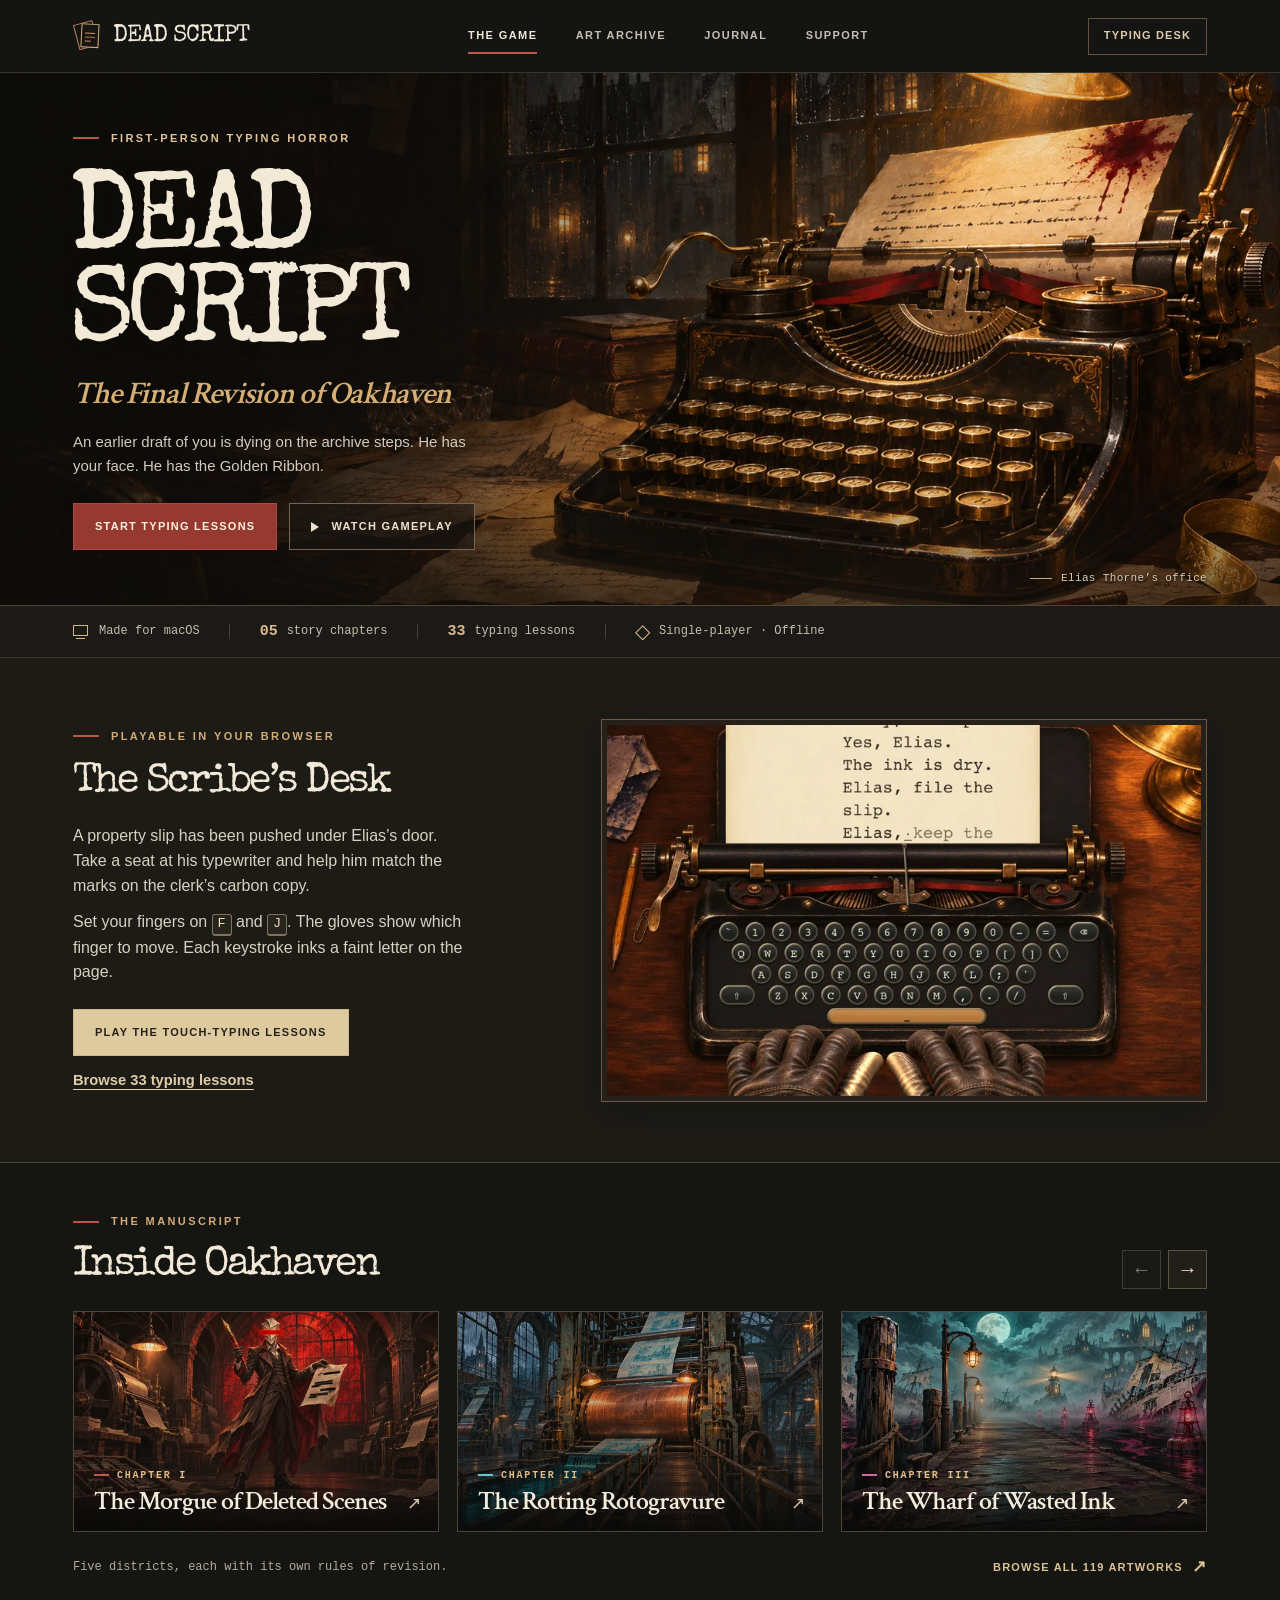
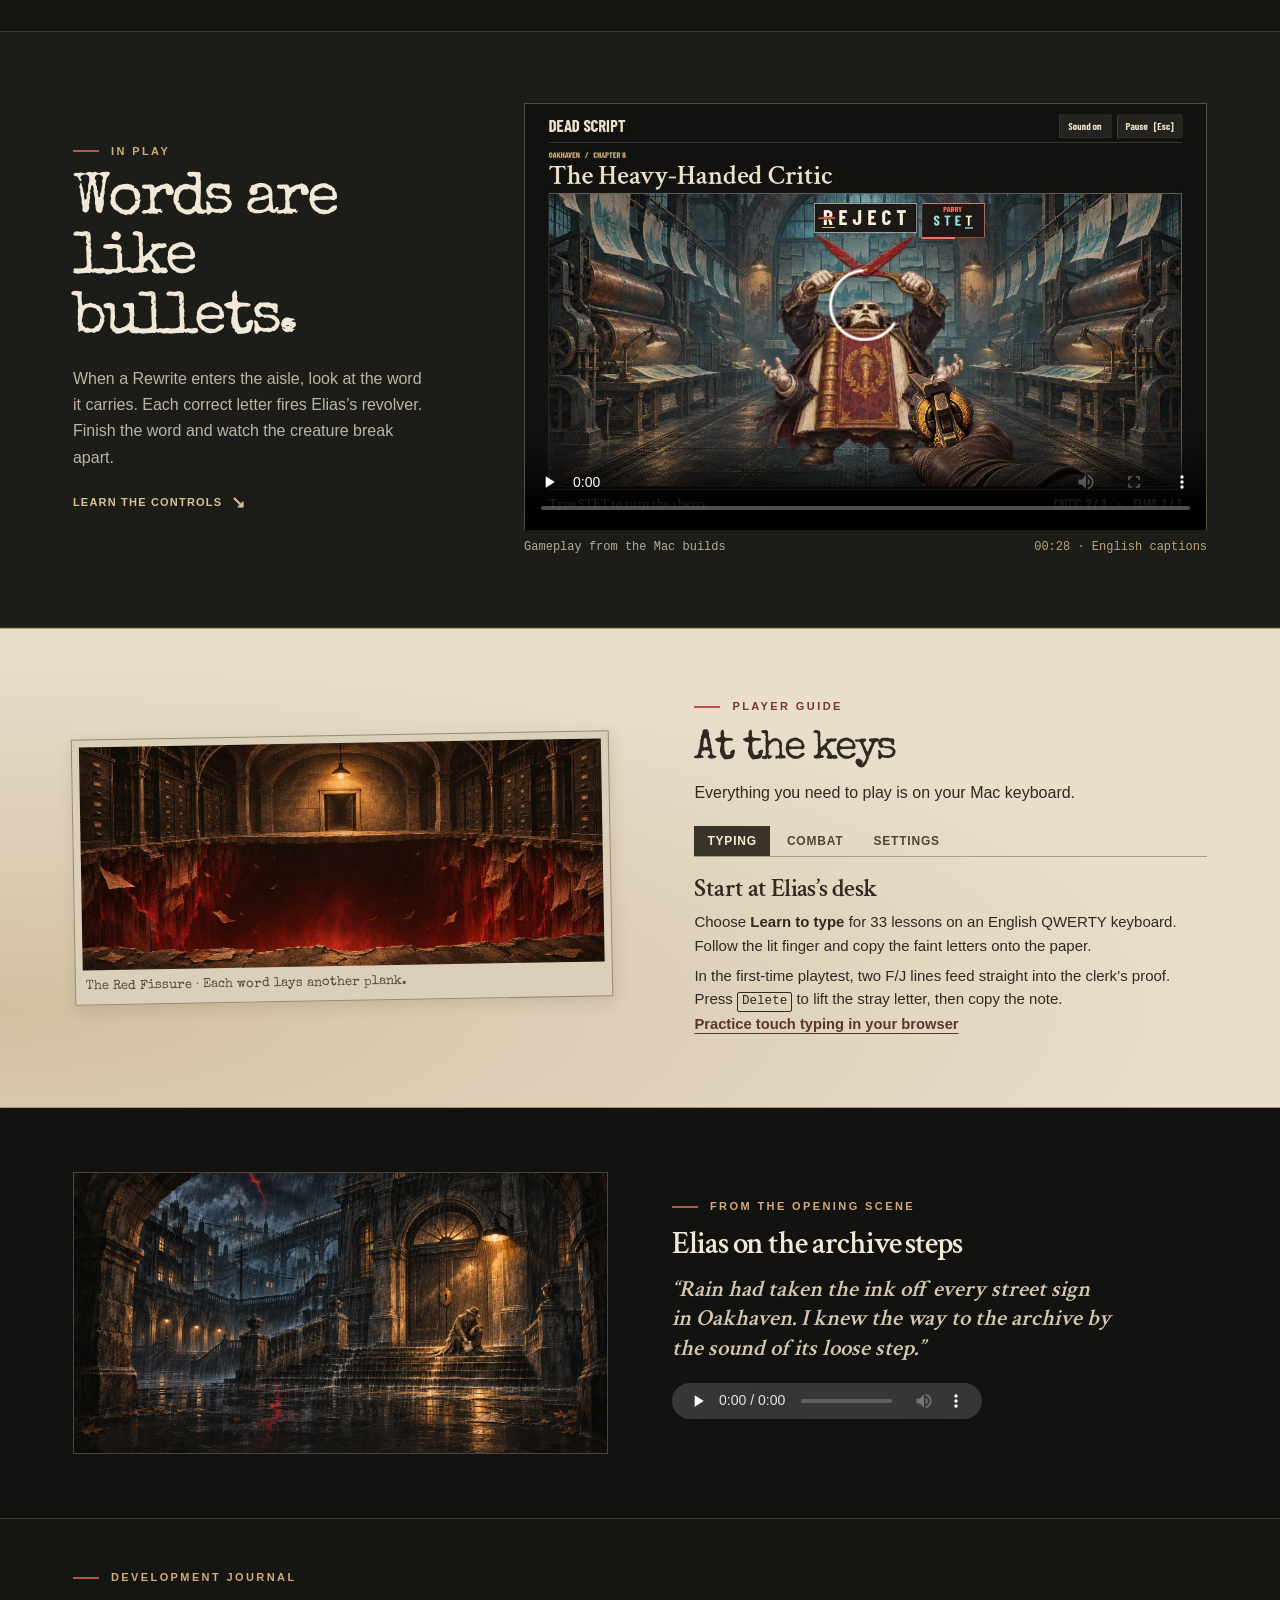
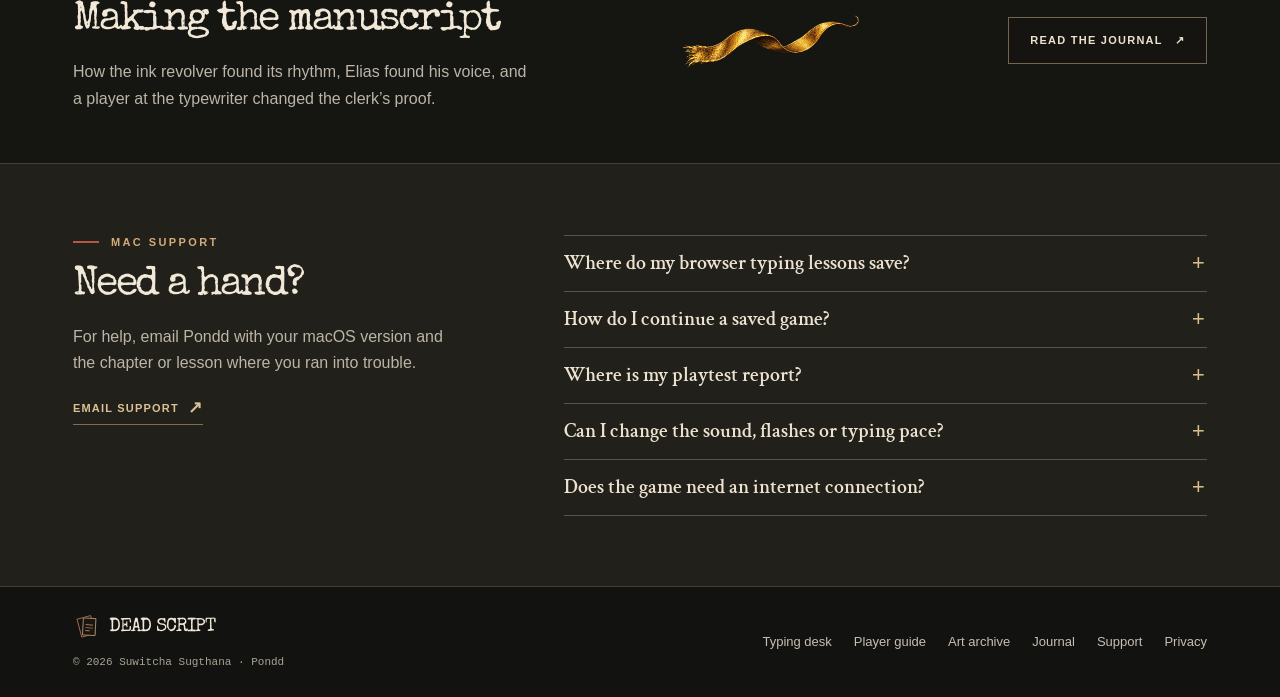
<file: mac/index.html>
<!doctype html><html lang="en"><head><meta charset="utf-8"><meta name="viewport" content="width=device-width,initial-scale=1"><title>Dead Script: Final Revision for Mac</title><link rel="canonical" href="https://pond1982.github.io/iosdeadscriptweb/mac/support.html"><meta http-equiv="refresh" content="0;url=support.html"></head><body><a href="support.html">Dead Script for Mac — game, field guide and support</a></body></html>
</file>
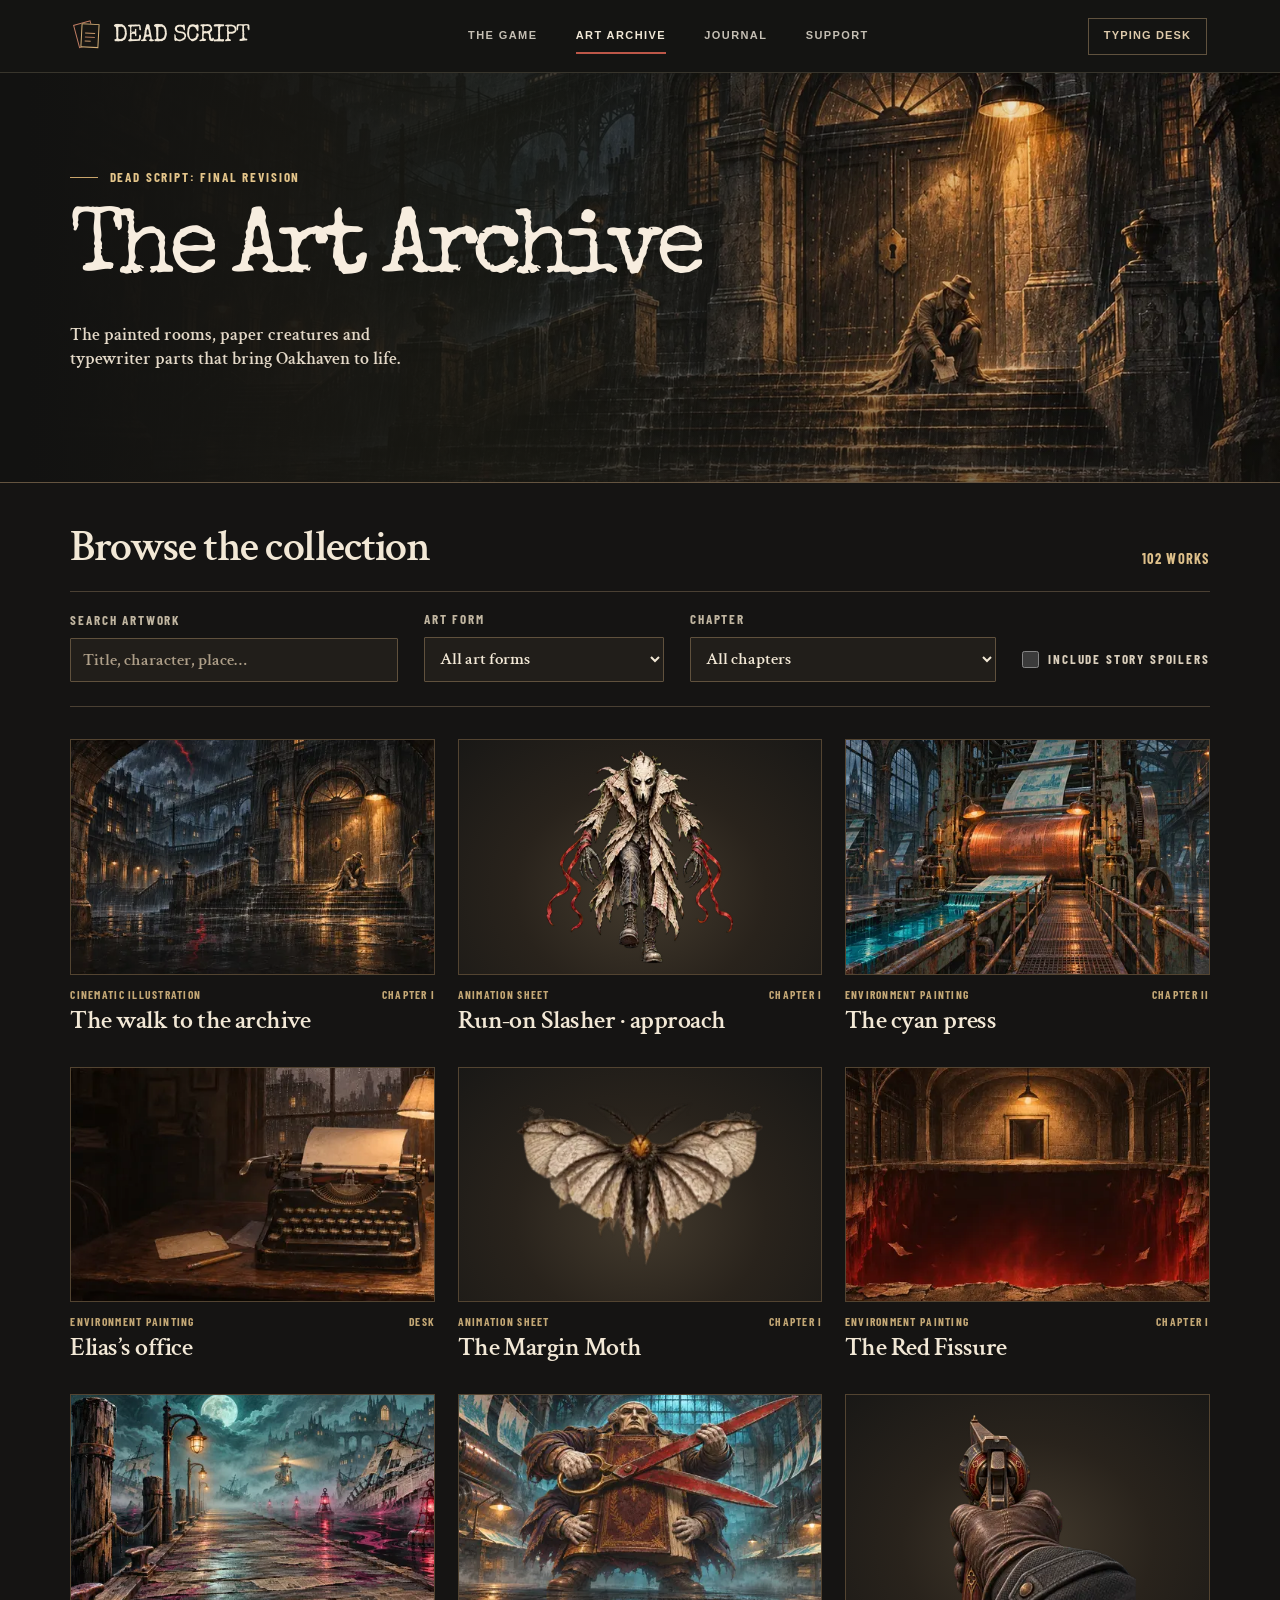
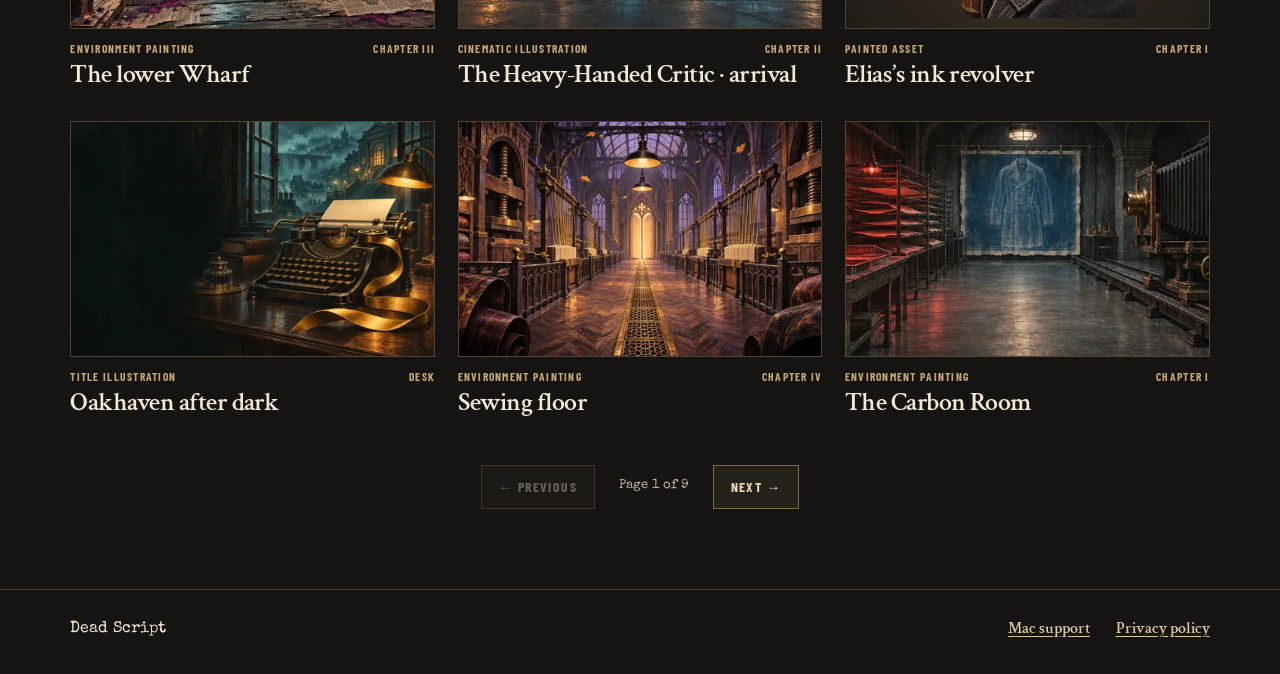
<file: mac/art/index.html>
<!doctype html>
<html lang="en"><head>
<meta charset="utf-8"><meta name="viewport" content="width=device-width,initial-scale=1">
<meta name="theme-color" content="#191714">
<title>The Art Archive · Dead Script for Mac</title>
<meta name="description" content="Explore the original paintings, cinematic illustrations, characters and animation sheets from Dead Script: Final Revision.">
<link rel="canonical" href="https://pond1982.github.io/iosdeadscriptweb/mac/art/">
<meta property="og:title" content="The Art Archive · Dead Script"><meta property="og:description" content="119 works from the haunted manuscript of Oakhaven."><meta property="og:image" content="https://pond1982.github.io/iosdeadscriptweb/mac/art/plates/cinema-intro-a.webp">
<link rel="stylesheet" href="../site.css"><link rel="stylesheet" href="atlas.css">
<script src="archive.js" defer></script></head>
<body class="archive-page" id="top">
<a class="skip-archive" href="#catalog">Skip to the artwork</a>
<header class="mast"><div class="wrap mast-inner"><a class="brand" href="../support.html#top"><span class="brand-icon" aria-hidden="true"><i></i></span>Dead Script</a><nav class="main-nav" aria-label="Main navigation"><a href="../support.html#top">The game</a><a href="./" aria-current="page">Art archive</a><a href="../journal.html">Journal</a><a href="../support.html#support">Support</a></nav><a class="mast-guide" href="../desk/">Typing desk</a></div></header>
<main>
<div class="archive-hero"><img class="archive-hero-picture" src="plates/cinema-intro-a.webp" alt="" width="1550" height="872" fetchpriority="high"><div class="archive-wrap">
<p class="archive-label">Dead Script: Final Revision</p><h1>The Art Archive</h1><p>The painted rooms, paper creatures and typewriter parts that bring Oakhaven to life.</p>
</div></div>
<section class="archive-main archive-wrap" id="catalog" aria-labelledby="catalog-title">
<div class="archive-heading"><h2 id="catalog-title" tabindex="-1">Browse the collection</h2><p class="archive-numbers" role="status" aria-live="polite" aria-atomic="true" id="result-count">119 works</p></div>
<form class="archive-tools" id="archive-search" role="search" aria-label="Filter artwork" hidden>
<label class="search-box">Search artwork<input class="archive-control" name="search" type="search" placeholder="Title, character, place…" autocomplete="off"></label>
<label>Art form<select class="archive-control" name="type"><option value="">All art forms</option><option value="places">Locations</option><option value="characters">Characters</option><option value="films">Cinematics</option><option value="objects">Objects</option><option value="studies">Early studies</option></select></label>
<label>Chapter<select class="archive-control" name="chapter"><option value="">All chapters</option><option value="0">The Scribe’s Desk</option><option value="1">The Morgue of Deleted Scenes</option><option value="2">The Rotting Rotogravure</option><option value="3">The Wharf of Wasted Ink</option><option value="4">The Bindery of Bound Souls</option><option value="5">The Blank Page</option></select></label>
<label class="archive-check"><input type="checkbox" name="spoilers"> Include story spoilers</label></form>
<div id="fallback" class="archive-list"><details><summary>Browse the list of artworks</summary><ul><li><a href="plates/cinema-intro-a.webp">The walk to the archive</a> · Cinematic illustration</li><li><a href="plates/pov-slasher-walk.webp">Run-on Slasher · approach</a> · Animation sheet</li><li><a href="plates/printworks-entrance.webp">The cyan press</a> · Environment painting</li><li><a href="plates/desk-office.webp">Elias’s office</a> · Environment painting</li><li><a href="plates/margin-moth.webp">The Margin Moth</a> · Animation sheet</li><li><a href="plates/bridge-fissure.webp">The Red Fissure</a> · Environment painting</li><li><a href="plates/wharf-landing.webp">The lower Wharf</a> · Environment painting</li><li><a href="plates/cinema-critic-a.webp">The Heavy-Handed Critic · arrival</a> · Cinematic illustration</li><li><a href="plates/pov-revolver.webp">Elias’s ink revolver</a> · Painted asset</li><li><a href="plates/title-oakhaven.webp">Oakhaven after dark</a> · Title illustration</li><li><a href="plates/bindery-sewing-floor.webp">Sewing floor</a> · Environment painting</li><li><a href="plates/routes-morgue-carbon-room.webp">The Carbon Room</a> · Environment painting</li><li><a href="plates/desk-typing-gloves.webp">Elias’s typing gloves</a> · Painted asset</li><li><a href="plates/cinema-bookbinder-a.webp">The Bookbinder · arrival</a> · Cinematic illustration</li><li><a href="plates/tower-rain-archive.webp">Rain archive</a> · Environment painting</li><li><a href="plates/ribbon-threshold.webp">The archive threshold</a> · Environment painting</li><li><a href="plates/wharf-hull.webp">The wreck channel</a> · Environment painting</li><li><a href="plates/redactionist-stalk.webp">The Redactionist · approach</a> · Animation sheet</li><li><a href="plates/wharf-sovereign.webp">The Plagiarized Sovereign</a> · Animation sheet</li><li><a href="plates/cinema-intro-b.webp">A man in Elias’s coat</a> · Cinematic illustration</li><li><a href="plates/desk-carriage-cutouts.webp">The carriage cutouts</a> · Painted asset</li><li><a href="plates/desk-machine-paper.webp">The clean proof sheet</a> · Painted asset</li><li><a href="plates/icon.webp">The game icon</a> · Painted asset</li><li><a href="plates/desk-machine-surround.webp">The typewriter bed</a> · Painted asset</li><li><a href="plates/desk-machine-platen.webp">The typewriter platen</a> · Painted asset</li><li><a href="plates/elias.webp">Elias Thorne study</a> · Development study</li><li><a href="plates/elias-walk.webp">Elias walk study</a> · Animation sheet</li><li><a href="plates/desk-hand-stamps.webp">Ink-stamped hand studies</a> · Development study</li><li><a href="plates/desk-machine-desk.webp">Typewriter desk study</a> · Development study</li><li><a href="plates/pov-slasher-attack.webp">Run-on Slasher · claw strike</a> · Animation sheet</li><li><a href="plates/ribbon-remnant.webp">The Carbon-Smudge Remnant</a> · Character illustration</li><li><a href="plates/loose-leaf-pieces.webp">The Loose Leaf Swarm</a> · Sprite sheet</li><li><a href="plates/redactionist-fall.webp">The Redactionist · fall</a> · Animation sheet</li><li><a href="plates/redactionist-jump.webp">The Redactionist · jump</a> · Animation sheet</li><li><a href="plates/redactionist-land.webp">The Redactionist · landing</a> · Animation sheet</li><li><a href="plates/redactionist-slash.webp">The Redactionist · nib slash</a> · Animation sheet</li><li><a href="plates/redactionist-dash.webp">The Redactionist · redline dash</a> · Animation sheet</li><li><a href="plates/redactionist-idle.webp">The Redactionist · resting pose</a> · Animation sheet</li><li><a href="plates/redactionist-hurt.webp">The Redactionist · taking a hit</a> · Animation sheet</li><li><a href="plates/redactionist-wall.webp">The Redactionist · the censor wall</a> · Animation sheet</li><li><a href="plates/seal-keeper.webp">The Seal Keeper</a> · Animation sheet</li><li><a href="plates/cinema-redactionist-a.webp">The Redactionist · arrival</a> · Cinematic illustration</li><li><a href="plates/revolver-recoil.webp">Revolver recoil</a> · Animation sheet</li><li><a href="plates/golden-fragment.webp">The Golden Ribbon</a> · Painted asset</li><li><a href="plates/revolver-impact-flash.webp">The muzzle flash</a> · Animation sheet</li><li><a href="plates/revolver-reload.webp">The ribbon reload</a> · Animation sheet</li><li><a href="plates/bridge-page.webp">A printed bridge plank</a> · Environment painting</li><li><a href="plates/fissure-passage.webp">Passage to the fissure</a> · Environment painting</li><li><a href="plates/routes-morgue-cold-vault.webp">The Cold Vault</a> · Environment painting</li><li><a href="plates/pov-aisle.webp">The Filing Aisle</a> · Environment painting</li><li><a href="plates/routes-morgue-intake.webp">The Receiving Room</a> · Environment painting</li><li><a href="plates/press-room.webp">The Redactionist’s press room</a> · Environment painting</li><li><a href="plates/bridge-bank.webp">The far bank</a> · Environment painting</li><li><a href="plates/filing-aisle.webp">Filing Aisle study</a> · Development study</li><li><a href="plates/pov-typewriter.webp">First-person typewriter study</a> · Development study</li><li><a href="plates/revolver-ink-shot.webp">Ink shot study</a> · Development study</li><li><a href="plates/revolver-ribbon-reload.webp">Ribbon reload study</a> · Development study</li><li><a href="plates/slasher.webp">Run-on Slasher study</a> · Development study</li><li><a href="plates/slasher-walk.webp">Slasher walk study</a> · Animation sheet</li><li><a href="plates/errata.webp">Drying-line Errata</a> · Animation sheet</li><li><a href="plates/deadline.webp">The Deadline</a> · Animation sheet</li><li><a href="plates/critic-guard.webp">The Heavy-Handed Critic · guard</a> · Animation sheet</li><li><a href="plates/critic-parry.webp">The Heavy-Handed Critic · parry</a> · Animation sheet</li><li><a href="plates/critic-raise_shears.webp">The Heavy-Handed Critic · raising the shears</a> · Animation sheet</li><li><a href="plates/critic-strike.webp">The Heavy-Handed Critic · strike</a> · Animation sheet</li><li><a href="plates/critic-hurt.webp">The Heavy-Handed Critic · taking a hit</a> · Animation sheet</li><li><a href="plates/routes-press-folding-engine.webp">The Folding Engine</a> · Environment painting</li><li><a href="plates/routes-press-master-bed.webp">The Master Press</a> · Environment painting</li><li><a href="plates/routes-press-type-foundry.webp">The Typeface Foundry</a> · Environment painting</li><li><a href="plates/dispatch-hall.webp">The dispatch hall</a> · Environment painting</li><li><a href="plates/drying-line.webp">The drying line</a> · Environment painting</li><li><a href="plates/proofing-floor.webp">The proofing floor</a> · Environment painting</li><li><a href="plates/wharf-forgery.webp">The Forgery</a> · Animation sheet</li><li><a href="plates/wharf-annotator.webp">The Wharf Annotator</a> · Animation sheet</li><li><a href="plates/cinema-sovereign-a.webp">The Plagiarized Sovereign · arrival</a> · Cinematic illustration</li><li><a href="plates/wharf-ferry.webp">The ink ferry</a> · Painted asset</li><li><a href="plates/wharf-customs-office.webp">Customs office</a> · Environment painting</li><li><a href="plates/wharf-salvage-basin.webp">Salvage basin</a> · Environment painting</li><li><a href="plates/wharf-signal-lantern.webp">Signal lantern</a> · Environment painting</li><li><a href="plates/bindery-soul-lunge.webp">Bound Soul · lunge</a> · Animation sheet</li><li><a href="plates/bindery-soul-idle.webp">Bound Soul · resting pose</a> · Animation sheet</li><li><a href="plates/bindery-needle-dive.webp">Needle · dive</a> · Animation sheet</li><li><a href="plates/bindery-needle-hover.webp">Needle · hovering</a> · Animation sheet</li><li><a href="plates/bindery-binder-cast.webp">The Bookbinder · casting a stitch</a> · Animation sheet</li><li><a href="plates/bindery-binder-snip.webp">The Bookbinder · cutting a stitch</a> · Animation sheet</li><li><a href="plates/bindery-binder-idle.webp">The Bookbinder · resting pose</a> · Animation sheet</li><li><a href="plates/bindery-binder-flinch.webp">The Bookbinder · taking a hit</a> · Animation sheet</li><li><a href="plates/bindery-ledger-vault.webp">Ledger vault</a> · Environment painting</li><li><a href="plates/bindery-parcel-intake.webp">Parcel intake</a> · Environment painting</li><li><a href="plates/bindery-sorting-pit.webp">Sorting pit</a> · Environment painting</li><li><a href="plates/bindery-spine-workshop.webp">Spine workshop</a> · Environment painting</li><li><a href="plates/bindery-thread-dyehouse.webp">Thread dyehouse</a> · Environment painting</li><li><a href="plates/tower-dive.webp">The Author · dive</a> · Animation sheet</li><li><a href="plates/tower-read.webp">The Author · reading</a> · Animation sheet</li><li><a href="plates/tower-recoil.webp">The Author · recoil</a> · Animation sheet</li><li><a href="plates/tower-sweep.webp">The Author · sweep</a> · Animation sheet</li><li><a href="plates/tower-hurt.webp">The Author · taking a hit</a> · Animation sheet</li><li><a href="plates/tower-write.webp">The Author · writing</a> · Animation sheet</li><li><a href="plates/tower-scout.webp">The Tower scout</a> · Animation sheet</li><li><a href="plates/tower-dead-letter-lift.webp">Dead letter lift</a> · Environment painting</li><li><a href="plates/tower-last-margin.webp">Last margin</a> · Environment painting</li><li><a href="plates/tower-chamber.webp">The Author’s chamber</a> · Environment painting</li></ul></details><details><summary>Show works with story spoilers</summary><ul><li><a href="plates/redactionist-defeat.webp">The Redactionist · defeat</a> · Animation sheet</li><li><a href="plates/redactionist-unmask.webp">The Redactionist · unmasking</a> · Animation sheet</li><li><a href="plates/cinema-redactionist-b.webp">The Redactionist · aftermath</a> · Cinematic illustration</li><li><a href="plates/critic-defeat.webp">The Heavy-Handed Critic · defeat</a> · Animation sheet</li><li><a href="plates/cinema-critic-b.webp">The Heavy-Handed Critic · aftermath</a> · Cinematic illustration</li><li><a href="plates/cinema-sovereign-b.webp">The Plagiarized Sovereign · aftermath</a> · Cinematic illustration</li><li><a href="plates/bindery-soul-free.webp">Bound Soul · release</a> · Animation sheet</li><li><a href="plates/bindery-binder-fall.webp">The Bookbinder · fall</a> · Animation sheet</li><li><a href="plates/cinema-bookbinder-b.webp">The Bookbinder · aftermath</a> · Cinematic illustration</li><li><a href="plates/tower-unwrite.webp">The Author · erasure</a> · Animation sheet</li><li><a href="plates/cinema-author-b.webp">The Author · aftermath</a> · Cinematic illustration</li><li><a href="plates/cinema-author-a.webp">The Author · arrival</a> · Cinematic illustration</li><li><a href="plates/cinema-ending-b.webp">The last receipt</a> · Cinematic illustration</li><li><a href="plates/cinema-ending-a.webp">The open door</a> · Cinematic illustration</li><li><a href="plates/oakhaven-morning.webp">Morning in Oakhaven</a> · Environment painting</li><li><a href="plates/tower-dawn-key.webp">The last impression</a> · Environment painting</li><li><a href="plates/tower-dawn.webp">The morning street</a> · Environment painting</li></ul></details></div>
<ul class="archive-grid" id="art-grid"></ul>
<div id="no-works" class="archive-empty" hidden><p>No works match these filters.</p><button class="archive-button" type="button" id="clear-search">Clear filters</button></div>
<nav id="pagination" class="archive-pages" aria-label="Collection pages" hidden><button id="archive-prev" class="archive-button" type="button">← Previous</button><span id="archive-page-number"></span><button id="archive-next" class="archive-button" type="button">Next →</button></nav>
</section></main>
<footer class="archive-footer"><div class="archive-wrap"><span class="foot-brand">Dead Script</span><a href="../support.html#support">Mac support</a><a href="../privacy.html">Privacy policy</a></div></footer>
<dialog id="art-viewer" class="archive-dialog" aria-labelledby="art-view-title"><div class="art-dialog-inner"><div class="art-dialog-head"><span class="archive-numbers" id="art-view-position"></span><button id="art-close" class="archive-button" type="button" autofocus>Close ×</button></div><div class="art-dialog-frame"><img id="art-view-image" alt=""></div><h2 class="art-dialog-title" id="art-view-title"></h2><p class="art-dialog-meta" id="art-view-info"></p><div class="art-dialog-actions"><div class="archive-step"><button id="art-view-prev" class="archive-button" type="button">← Previous</button><button id="art-view-next" class="archive-button" type="button">Next →</button></div><a id="art-view-source" href="plates/cinema-intro-a.webp">Open full image ↗</a></div></div></dialog>
<script type="application/json" id="works">{"chapters":["The Scribe’s Desk","The Morgue of Deleted Scenes","The Rotting Rotogravure","The Wharf of Wasted Ink","The Bindery of Bound Souls","The Blank Page"],"groups":{"places":"Locations","characters":"Characters","films":"Cinematics","objects":"Objects","studies":"Early studies"},"works":[{"id":"cinema-intro-a","title":"The walk to the archive","chapter":1,"type":"films","format":"Cinematic illustration","spoiler":false,"size":[1550,872],"source":"cinema/intro-a.webp","image":"cinema-intro-a"},{"id":"pov-slasher-walk","title":"Run-on Slasher · approach","chapter":1,"type":"characters","format":"Animation sheet","spoiler":false,"size":[1550,837],"source":"pov-slasher-walk.png","image":"pov-slasher-walk"},{"id":"printworks-entrance","title":"The cyan press","chapter":2,"type":"places","format":"Environment painting","spoiler":false,"size":[1550,872],"source":"printworks-entrance.jpg","image":"printworks-entrance"},{"id":"desk-office","title":"Elias’s office","chapter":0,"type":"places","format":"Environment painting","spoiler":false,"size":[1550,872],"source":"desk/office.jpg","image":"desk-office"},{"id":"margin-moth","title":"The Margin Moth","chapter":1,"type":"characters","format":"Animation sheet","spoiler":false,"size":[1408,1408],"source":"margin-moth.webp","image":"margin-moth"},{"id":"bridge-fissure","title":"The Red Fissure","chapter":1,"type":"places","format":"Environment painting","spoiler":false,"size":[1550,661],"source":"bridge-fissure.jpg","image":"bridge-fissure"},{"id":"wharf-landing","title":"The lower Wharf","chapter":3,"type":"places","format":"Environment painting","spoiler":false,"size":[1550,872],"source":"wharf/landing.jpg","image":"wharf-landing"},{"id":"cinema-critic-a","title":"The Heavy-Handed Critic · arrival","chapter":2,"type":"films","format":"Cinematic illustration","spoiler":false,"size":[1550,872],"source":"cinema/critic-a.webp","image":"cinema-critic-a"},{"id":"pov-revolver","title":"Elias’s ink revolver","chapter":1,"type":"objects","format":"Painted asset","spoiler":false,"size":[768,768],"source":"pov-revolver.png","image":"pov-revolver"},{"id":"title-oakhaven","title":"Oakhaven after dark","chapter":0,"type":"films","format":"Title illustration","spoiler":false,"size":[1536,960],"source":"title/oakhaven.webp","image":"title-oakhaven"},{"id":"bindery-sewing-floor","title":"Sewing floor","chapter":4,"type":"places","format":"Environment painting","spoiler":false,"size":[1550,872],"source":"bindery/sewing-floor.jpg","image":"bindery-sewing-floor"},{"id":"routes-morgue-carbon-room","title":"The Carbon Room","chapter":1,"type":"places","format":"Environment painting","spoiler":false,"size":[1024,508],"source":"routes/morgue-carbon-room.jpg","image":"routes-morgue-carbon-room"},{"id":"desk-typing-gloves","title":"Elias’s typing gloves","chapter":0,"type":"objects","format":"Painted asset","spoiler":false,"size":[1200,800],"source":"desk/typing-gloves.webp","image":"desk-typing-gloves"},{"id":"cinema-bookbinder-a","title":"The Bookbinder · arrival","chapter":4,"type":"films","format":"Cinematic illustration","spoiler":false,"size":[1550,872],"source":"cinema/bookbinder-a.webp","image":"cinema-bookbinder-a"},{"id":"tower-rain-archive","title":"Rain archive","chapter":5,"type":"places","format":"Environment painting","spoiler":false,"size":[1024,507],"source":"tower/rain-archive.jpg","image":"tower-rain-archive"},{"id":"ribbon-threshold","title":"The archive threshold","chapter":1,"type":"places","format":"Environment painting","spoiler":false,"size":[1550,646],"source":"ribbon-threshold.jpg","image":"ribbon-threshold"},{"id":"wharf-hull","title":"The wreck channel","chapter":3,"type":"places","format":"Environment painting","spoiler":false,"size":[1550,872],"source":"wharf/hull.jpg","image":"wharf-hull"},{"id":"redactionist-stalk","title":"The Redactionist · approach","chapter":1,"type":"characters","format":"Animation sheet","spoiler":false,"size":[1408,1408],"source":"redactionist/stalk.webp","image":"redactionist-stalk"},{"id":"wharf-sovereign","title":"The Plagiarized Sovereign","chapter":3,"type":"characters","format":"Animation sheet","spoiler":false,"size":[1550,1550],"source":"wharf/sovereign.webp","image":"wharf-sovereign"},{"id":"cinema-intro-b","title":"A man in Elias’s coat","chapter":1,"type":"films","format":"Cinematic illustration","spoiler":false,"size":[1550,872],"source":"cinema/intro-b.webp","image":"cinema-intro-b"},{"id":"desk-carriage-cutouts","title":"The carriage cutouts","chapter":0,"type":"objects","format":"Painted asset","spoiler":false,"size":[356,180],"source":"desk/carriage-cutouts.png","image":"desk-carriage-cutouts"},{"id":"desk-machine-paper","title":"The clean proof sheet","chapter":0,"type":"objects","format":"Painted asset","spoiler":false,"size":[946,421],"source":"desk/machine-paper.png","image":"desk-machine-paper"},{"id":"icon","title":"The game icon","chapter":0,"type":"objects","format":"Painted asset","spoiler":false,"size":[512,512],"source":"icon.png","image":"icon"},{"id":"desk-machine-surround","title":"The typewriter bed","chapter":0,"type":"objects","format":"Painted asset","spoiler":false,"size":[1550,969],"source":"desk/machine-surround.webp","image":"desk-machine-surround"},{"id":"desk-machine-platen","title":"The typewriter platen","chapter":0,"type":"objects","format":"Painted asset","spoiler":false,"size":[1390,304],"source":"desk/machine-platen.png","image":"desk-machine-platen"},{"id":"elias","title":"Elias Thorne study","chapter":0,"type":"studies","format":"Development study","spoiler":false,"size":[600,598],"source":"elias.png","image":"elias"},{"id":"elias-walk","title":"Elias walk study","chapter":0,"type":"studies","format":"Animation sheet","spoiler":false,"size":[1550,603],"source":"elias-walk.png","image":"elias-walk"},{"id":"desk-hand-stamps","title":"Ink-stamped hand studies","chapter":0,"type":"studies","format":"Development study","spoiler":false,"size":[744,492],"source":"desk/hand-stamps.png","image":"desk-hand-stamps"},{"id":"desk-machine-desk","title":"Typewriter desk study","chapter":0,"type":"studies","format":"Development study","spoiler":false,"size":[1550,969],"source":"desk/machine-desk.jpg","image":"desk-machine-desk"},{"id":"pov-slasher-attack","title":"Run-on Slasher · claw strike","chapter":1,"type":"characters","format":"Animation sheet","spoiler":false,"size":[1550,1163],"source":"pov-slasher-attack.png","image":"pov-slasher-attack"},{"id":"ribbon-remnant","title":"The Carbon-Smudge Remnant","chapter":1,"type":"characters","format":"Character illustration","spoiler":false,"size":[732,1000],"source":"ribbon-remnant.png","image":"ribbon-remnant"},{"id":"loose-leaf-pieces","title":"The Loose Leaf Swarm","chapter":1,"type":"characters","format":"Sprite sheet","spoiler":false,"size":[768,768],"source":"loose-leaf-pieces.png","image":"loose-leaf-pieces"},{"id":"redactionist-defeat","title":"The Redactionist · defeat","chapter":1,"type":"characters","format":"Animation sheet","spoiler":true,"size":[1408,1408],"source":"redactionist/defeat.webp","image":"redactionist-defeat"},{"id":"redactionist-fall","title":"The Redactionist · fall","chapter":1,"type":"characters","format":"Animation sheet","spoiler":false,"size":[1408,1408],"source":"redactionist/fall.webp","image":"redactionist-fall"},{"id":"redactionist-jump","title":"The Redactionist · jump","chapter":1,"type":"characters","format":"Animation sheet","spoiler":false,"size":[1408,1408],"source":"redactionist/jump.webp","image":"redactionist-jump"},{"id":"redactionist-land","title":"The Redactionist · landing","chapter":1,"type":"characters","format":"Animation sheet","spoiler":false,"size":[1408,1408],"source":"redactionist/land.webp","image":"redactionist-land"},{"id":"redactionist-slash","title":"The Redactionist · nib slash","chapter":1,"type":"characters","format":"Animation sheet","spoiler":false,"size":[1408,1408],"source":"redactionist/slash.webp","image":"redactionist-slash"},{"id":"redactionist-dash","title":"The Redactionist · redline dash","chapter":1,"type":"characters","format":"Animation sheet","spoiler":false,"size":[1408,1408],"source":"redactionist/dash.webp","image":"redactionist-dash"},{"id":"redactionist-idle","title":"The Redactionist · resting pose","chapter":1,"type":"characters","format":"Animation sheet","spoiler":false,"size":[1408,1408],"source":"redactionist/idle.webp","image":"redactionist-idle"},{"id":"redactionist-hurt","title":"The Redactionist · taking a hit","chapter":1,"type":"characters","format":"Animation sheet","spoiler":false,"size":[1408,1408],"source":"redactionist/hurt.webp","image":"redactionist-hurt"},{"id":"redactionist-wall","title":"The Redactionist · the censor wall","chapter":1,"type":"characters","format":"Animation sheet","spoiler":false,"size":[1408,1408],"source":"redactionist/wall.webp","image":"redactionist-wall"},{"id":"redactionist-unmask","title":"The Redactionist · unmasking","chapter":1,"type":"characters","format":"Animation sheet","spoiler":true,"size":[1408,1408],"source":"redactionist/unmask.webp","image":"redactionist-unmask"},{"id":"seal-keeper","title":"The Seal Keeper","chapter":1,"type":"characters","format":"Animation sheet","spoiler":false,"size":[1408,1408],"source":"seal-keeper.webp","image":"seal-keeper"},{"id":"cinema-redactionist-b","title":"The Redactionist · aftermath","chapter":1,"type":"films","format":"Cinematic illustration","spoiler":true,"size":[1550,872],"source":"cinema/redactionist-b.webp","image":"cinema-redactionist-b"},{"id":"cinema-redactionist-a","title":"The Redactionist · arrival","chapter":1,"type":"films","format":"Cinematic illustration","spoiler":false,"size":[1550,872],"source":"cinema/redactionist-a.webp","image":"cinema-redactionist-a"},{"id":"revolver-recoil","title":"Revolver recoil","chapter":1,"type":"objects","format":"Animation sheet","spoiler":false,"size":[1550,1308],"source":"revolver-recoil.png","image":"revolver-recoil"},{"id":"golden-fragment","title":"The Golden Ribbon","chapter":1,"type":"objects","format":"Painted asset","spoiler":false,"size":[560,99],"source":"golden-fragment.png","image":"golden-fragment"},{"id":"revolver-impact-flash","title":"The muzzle flash","chapter":1,"type":"objects","format":"Animation sheet","spoiler":false,"size":[768,768],"source":"revolver-impact-flash.png","image":"revolver-impact-flash"},{"id":"revolver-reload","title":"The ribbon reload","chapter":1,"type":"objects","format":"Animation sheet","spoiler":false,"size":[1550,1550],"source":"revolver-reload.webp","image":"revolver-reload"},{"id":"bridge-page","title":"A printed bridge plank","chapter":1,"type":"places","format":"Environment painting","spoiler":false,"size":[768,384],"source":"bridge-page.jpg","image":"bridge-page"},{"id":"fissure-passage","title":"Passage to the fissure","chapter":1,"type":"places","format":"Environment painting","spoiler":false,"size":[1254,627],"source":"fissure-passage.jpg","image":"fissure-passage"},{"id":"routes-morgue-cold-vault","title":"The Cold Vault","chapter":1,"type":"places","format":"Environment painting","spoiler":false,"size":[1024,508],"source":"routes/morgue-cold-vault.jpg","image":"routes-morgue-cold-vault"},{"id":"pov-aisle","title":"The Filing Aisle","chapter":1,"type":"places","format":"Environment painting","spoiler":false,"size":[1550,775],"source":"pov-aisle.jpg","image":"pov-aisle"},{"id":"routes-morgue-intake","title":"The Receiving Room","chapter":1,"type":"places","format":"Environment painting","spoiler":false,"size":[1024,508],"source":"routes/morgue-intake.jpg","image":"routes-morgue-intake"},{"id":"press-room","title":"The Redactionist’s press room","chapter":1,"type":"places","format":"Environment painting","spoiler":false,"size":[1550,673],"source":"press-room.jpg","image":"press-room"},{"id":"bridge-bank","title":"The far bank","chapter":1,"type":"places","format":"Environment painting","spoiler":false,"size":[1550,661],"source":"bridge-bank.jpg","image":"bridge-bank"},{"id":"filing-aisle","title":"Filing Aisle study","chapter":1,"type":"studies","format":"Development study","spoiler":false,"size":[1536,1024],"source":"filing-aisle.png","image":"filing-aisle"},{"id":"pov-typewriter","title":"First-person typewriter study","chapter":1,"type":"studies","format":"Development study","spoiler":false,"size":[1200,795],"source":"pov-typewriter.png","image":"pov-typewriter"},{"id":"revolver-ink-shot","title":"Ink shot study","chapter":1,"type":"studies","format":"Development study","spoiler":false,"size":[768,757],"source":"revolver-ink-shot.png","image":"revolver-ink-shot"},{"id":"revolver-ribbon-reload","title":"Ribbon reload study","chapter":1,"type":"studies","format":"Development study","spoiler":false,"size":[768,768],"source":"revolver-ribbon-reload.png","image":"revolver-ribbon-reload"},{"id":"slasher","title":"Run-on Slasher study","chapter":1,"type":"studies","format":"Development study","spoiler":false,"size":[626,598],"source":"slasher.png","image":"slasher"},{"id":"slasher-walk","title":"Slasher walk study","chapter":1,"type":"studies","format":"Animation sheet","spoiler":false,"size":[1550,603],"source":"slasher-walk.png","image":"slasher-walk"},{"id":"errata","title":"Drying-line Errata","chapter":2,"type":"characters","format":"Animation sheet","spoiler":false,"size":[1550,1550],"source":"errata.webp","image":"errata"},{"id":"deadline","title":"The Deadline","chapter":2,"type":"characters","format":"Animation sheet","spoiler":false,"size":[1408,1408],"source":"deadline.webp","image":"deadline"},{"id":"critic-defeat","title":"The Heavy-Handed Critic · defeat","chapter":2,"type":"characters","format":"Animation sheet","spoiler":true,"size":[1408,1408],"source":"critic/defeat.webp","image":"critic-defeat"},{"id":"critic-guard","title":"The Heavy-Handed Critic · guard","chapter":2,"type":"characters","format":"Animation sheet","spoiler":false,"size":[1408,1408],"source":"critic/guard.webp","image":"critic-guard"},{"id":"critic-parry","title":"The Heavy-Handed Critic · parry","chapter":2,"type":"characters","format":"Animation sheet","spoiler":false,"size":[1408,1408],"source":"critic/parry.webp","image":"critic-parry"},{"id":"critic-raise_shears","title":"The Heavy-Handed Critic · raising the shears","chapter":2,"type":"characters","format":"Animation sheet","spoiler":false,"size":[1408,1408],"source":"critic/raise_shears.webp","image":"critic-raise_shears"},{"id":"critic-strike","title":"The Heavy-Handed Critic · strike","chapter":2,"type":"characters","format":"Animation sheet","spoiler":false,"size":[1408,1408],"source":"critic/strike.webp","image":"critic-strike"},{"id":"critic-hurt","title":"The Heavy-Handed Critic · taking a hit","chapter":2,"type":"characters","format":"Animation sheet","spoiler":false,"size":[1408,1408],"source":"critic/hurt.webp","image":"critic-hurt"},{"id":"cinema-critic-b","title":"The Heavy-Handed Critic · aftermath","chapter":2,"type":"films","format":"Cinematic illustration","spoiler":true,"size":[1550,872],"source":"cinema/critic-b.webp","image":"cinema-critic-b"},{"id":"routes-press-folding-engine","title":"The Folding Engine","chapter":2,"type":"places","format":"Environment painting","spoiler":false,"size":[1024,508],"source":"routes/press-folding-engine.jpg","image":"routes-press-folding-engine"},{"id":"routes-press-master-bed","title":"The Master Press","chapter":2,"type":"places","format":"Environment painting","spoiler":false,"size":[1024,508],"source":"routes/press-master-bed.jpg","image":"routes-press-master-bed"},{"id":"routes-press-type-foundry","title":"The Typeface Foundry","chapter":2,"type":"places","format":"Environment painting","spoiler":false,"size":[1024,508],"source":"routes/press-type-foundry.jpg","image":"routes-press-type-foundry"},{"id":"dispatch-hall","title":"The dispatch hall","chapter":2,"type":"places","format":"Environment painting","spoiler":false,"size":[1254,627],"source":"dispatch-hall.jpg","image":"dispatch-hall"},{"id":"drying-line","title":"The drying line","chapter":2,"type":"places","format":"Environment painting","spoiler":false,"size":[1550,872],"source":"drying-line.jpg","image":"drying-line"},{"id":"proofing-floor","title":"The proofing floor","chapter":2,"type":"places","format":"Environment painting","spoiler":false,"size":[1550,872],"source":"proofing-floor.jpg","image":"proofing-floor"},{"id":"wharf-forgery","title":"The Forgery","chapter":3,"type":"characters","format":"Animation sheet","spoiler":false,"size":[1550,1550],"source":"wharf/forgery.webp","image":"wharf-forgery"},{"id":"wharf-annotator","title":"The Wharf Annotator","chapter":3,"type":"characters","format":"Animation sheet","spoiler":false,"size":[1550,1550],"source":"wharf/annotator.webp","image":"wharf-annotator"},{"id":"cinema-sovereign-b","title":"The Plagiarized Sovereign · aftermath","chapter":3,"type":"films","format":"Cinematic illustration","spoiler":true,"size":[1550,872],"source":"cinema/sovereign-b.webp","image":"cinema-sovereign-b"},{"id":"cinema-sovereign-a","title":"The Plagiarized Sovereign · arrival","chapter":3,"type":"films","format":"Cinematic illustration","spoiler":false,"size":[1550,872],"source":"cinema/sovereign-a.webp","image":"cinema-sovereign-a"},{"id":"wharf-ferry","title":"The ink ferry","chapter":3,"type":"objects","format":"Painted asset","spoiler":false,"size":[620,310],"source":"wharf/ferry.webp","image":"wharf-ferry"},{"id":"wharf-customs-office","title":"Customs office","chapter":3,"type":"places","format":"Environment painting","spoiler":false,"size":[1024,506],"source":"wharf/customs-office.jpg","image":"wharf-customs-office"},{"id":"wharf-salvage-basin","title":"Salvage basin","chapter":3,"type":"places","format":"Environment painting","spoiler":false,"size":[1024,506],"source":"wharf/salvage-basin.jpg","image":"wharf-salvage-basin"},{"id":"wharf-signal-lantern","title":"Signal lantern","chapter":3,"type":"places","format":"Environment painting","spoiler":false,"size":[1024,506],"source":"wharf/signal-lantern.jpg","image":"wharf-signal-lantern"},{"id":"bindery-soul-lunge","title":"Bound Soul · lunge","chapter":4,"type":"characters","format":"Animation sheet","spoiler":false,"size":[1280,1280],"source":"bindery/soul-lunge.webp","image":"bindery-soul-lunge"},{"id":"bindery-soul-free","title":"Bound Soul · release","chapter":4,"type":"characters","format":"Animation sheet","spoiler":true,"size":[1280,1280],"source":"bindery/soul-free.webp","image":"bindery-soul-free"},{"id":"bindery-soul-idle","title":"Bound Soul · resting pose","chapter":4,"type":"characters","format":"Animation sheet","spoiler":false,"size":[1280,1280],"source":"bindery/soul-idle.webp","image":"bindery-soul-idle"},{"id":"bindery-needle-dive","title":"Needle · dive","chapter":4,"type":"characters","format":"Animation sheet","spoiler":false,"size":[1280,1280],"source":"bindery/needle-dive.webp","image":"bindery-needle-dive"},{"id":"bindery-needle-hover","title":"Needle · hovering","chapter":4,"type":"characters","format":"Animation sheet","spoiler":false,"size":[1280,1280],"source":"bindery/needle-hover.webp","image":"bindery-needle-hover"},{"id":"bindery-binder-cast","title":"The Bookbinder · casting a stitch","chapter":4,"type":"characters","format":"Animation sheet","spoiler":false,"size":[1280,1280],"source":"bindery/binder-cast.webp","image":"bindery-binder-cast"},{"id":"bindery-binder-snip","title":"The Bookbinder · cutting a stitch","chapter":4,"type":"characters","format":"Animation sheet","spoiler":false,"size":[1280,1280],"source":"bindery/binder-snip.webp","image":"bindery-binder-snip"},{"id":"bindery-binder-fall","title":"The Bookbinder · fall","chapter":4,"type":"characters","format":"Animation sheet","spoiler":true,"size":[1280,1280],"source":"bindery/binder-fall.webp","image":"bindery-binder-fall"},{"id":"bindery-binder-idle","title":"The Bookbinder · resting pose","chapter":4,"type":"characters","format":"Animation sheet","spoiler":false,"size":[1280,1280],"source":"bindery/binder-idle.webp","image":"bindery-binder-idle"},{"id":"bindery-binder-flinch","title":"The Bookbinder · taking a hit","chapter":4,"type":"characters","format":"Animation sheet","spoiler":false,"size":[1280,1280],"source":"bindery/binder-flinch.webp","image":"bindery-binder-flinch"},{"id":"cinema-bookbinder-b","title":"The Bookbinder · aftermath","chapter":4,"type":"films","format":"Cinematic illustration","spoiler":true,"size":[1550,872],"source":"cinema/bookbinder-b.webp","image":"cinema-bookbinder-b"},{"id":"bindery-ledger-vault","title":"Ledger vault","chapter":4,"type":"places","format":"Environment painting","spoiler":false,"size":[1550,872],"source":"bindery/ledger-vault.jpg","image":"bindery-ledger-vault"},{"id":"bindery-parcel-intake","title":"Parcel intake","chapter":4,"type":"places","format":"Environment painting","spoiler":false,"size":[1024,506],"source":"bindery/parcel-intake.jpg","image":"bindery-parcel-intake"},{"id":"bindery-sorting-pit","title":"Sorting pit","chapter":4,"type":"places","format":"Environment painting","spoiler":false,"size":[1550,872],"source":"bindery/sorting-pit.jpg","image":"bindery-sorting-pit"},{"id":"bindery-spine-workshop","title":"Spine workshop","chapter":4,"type":"places","format":"Environment painting","spoiler":false,"size":[1024,506],"source":"bindery/spine-workshop.jpg","image":"bindery-spine-workshop"},{"id":"bindery-thread-dyehouse","title":"Thread dyehouse","chapter":4,"type":"places","format":"Environment painting","spoiler":false,"size":[1024,506],"source":"bindery/thread-dyehouse.jpg","image":"bindery-thread-dyehouse"},{"id":"tower-dive","title":"The Author · dive","chapter":5,"type":"characters","format":"Animation sheet","spoiler":false,"size":[1408,1408],"source":"tower/dive.webp","image":"tower-dive"},{"id":"tower-unwrite","title":"The Author · erasure","chapter":5,"type":"characters","format":"Animation sheet","spoiler":true,"size":[1408,1408],"source":"tower/unwrite.webp","image":"tower-unwrite"},{"id":"tower-read","title":"The Author · reading","chapter":5,"type":"characters","format":"Animation sheet","spoiler":false,"size":[1408,1408],"source":"tower/read.webp","image":"tower-read"},{"id":"tower-recoil","title":"The Author · recoil","chapter":5,"type":"characters","format":"Animation sheet","spoiler":false,"size":[1408,1408],"source":"tower/recoil.webp","image":"tower-recoil"},{"id":"tower-sweep","title":"The Author · sweep","chapter":5,"type":"characters","format":"Animation sheet","spoiler":false,"size":[1408,1408],"source":"tower/sweep.webp","image":"tower-sweep"},{"id":"tower-hurt","title":"The Author · taking a hit","chapter":5,"type":"characters","format":"Animation sheet","spoiler":false,"size":[1408,1408],"source":"tower/hurt.webp","image":"tower-hurt"},{"id":"tower-write","title":"The Author · writing","chapter":5,"type":"characters","format":"Animation sheet","spoiler":false,"size":[1408,1408],"source":"tower/write.webp","image":"tower-write"},{"id":"tower-scout","title":"The Tower scout","chapter":5,"type":"characters","format":"Animation sheet","spoiler":false,"size":[1408,1408],"source":"tower/scout.webp","image":"tower-scout"},{"id":"cinema-author-b","title":"The Author · aftermath","chapter":5,"type":"films","format":"Cinematic illustration","spoiler":true,"size":[1550,872],"source":"cinema/author-b.webp","image":"cinema-author-b"},{"id":"cinema-author-a","title":"The Author · arrival","chapter":5,"type":"films","format":"Cinematic illustration","spoiler":true,"size":[1550,872],"source":"cinema/author-a.webp","image":"cinema-author-a"},{"id":"cinema-ending-b","title":"The last receipt","chapter":5,"type":"films","format":"Cinematic illustration","spoiler":true,"size":[1550,872],"source":"cinema/ending-b.webp","image":"cinema-ending-b"},{"id":"cinema-ending-a","title":"The open door","chapter":5,"type":"films","format":"Cinematic illustration","spoiler":true,"size":[1550,872],"source":"cinema/ending-a.webp","image":"cinema-ending-a"},{"id":"tower-dead-letter-lift","title":"Dead letter lift","chapter":5,"type":"places","format":"Environment painting","spoiler":false,"size":[1024,510],"source":"tower/dead-letter-lift.jpg","image":"tower-dead-letter-lift"},{"id":"tower-last-margin","title":"Last margin","chapter":5,"type":"places","format":"Environment painting","spoiler":false,"size":[1024,512],"source":"tower/last-margin.jpg","image":"tower-last-margin"},{"id":"oakhaven-morning","title":"Morning in Oakhaven","chapter":5,"type":"places","format":"Environment painting","spoiler":true,"size":[1550,872],"source":"oakhaven-morning.jpg","image":"oakhaven-morning"},{"id":"tower-chamber","title":"The Author’s chamber","chapter":5,"type":"places","format":"Environment painting","spoiler":false,"size":[1550,872],"source":"tower/chamber.jpg","image":"tower-chamber"},{"id":"tower-dawn-key","title":"The last impression","chapter":5,"type":"places","format":"Environment painting","spoiler":true,"size":[1550,872],"source":"tower/dawn-key.jpg","image":"tower-dawn-key"},{"id":"tower-dawn","title":"The morning street","chapter":5,"type":"places","format":"Environment painting","spoiler":true,"size":[1550,872],"source":"tower/dawn.jpg","image":"tower-dawn"}]}</script>
</body></html>
</file>
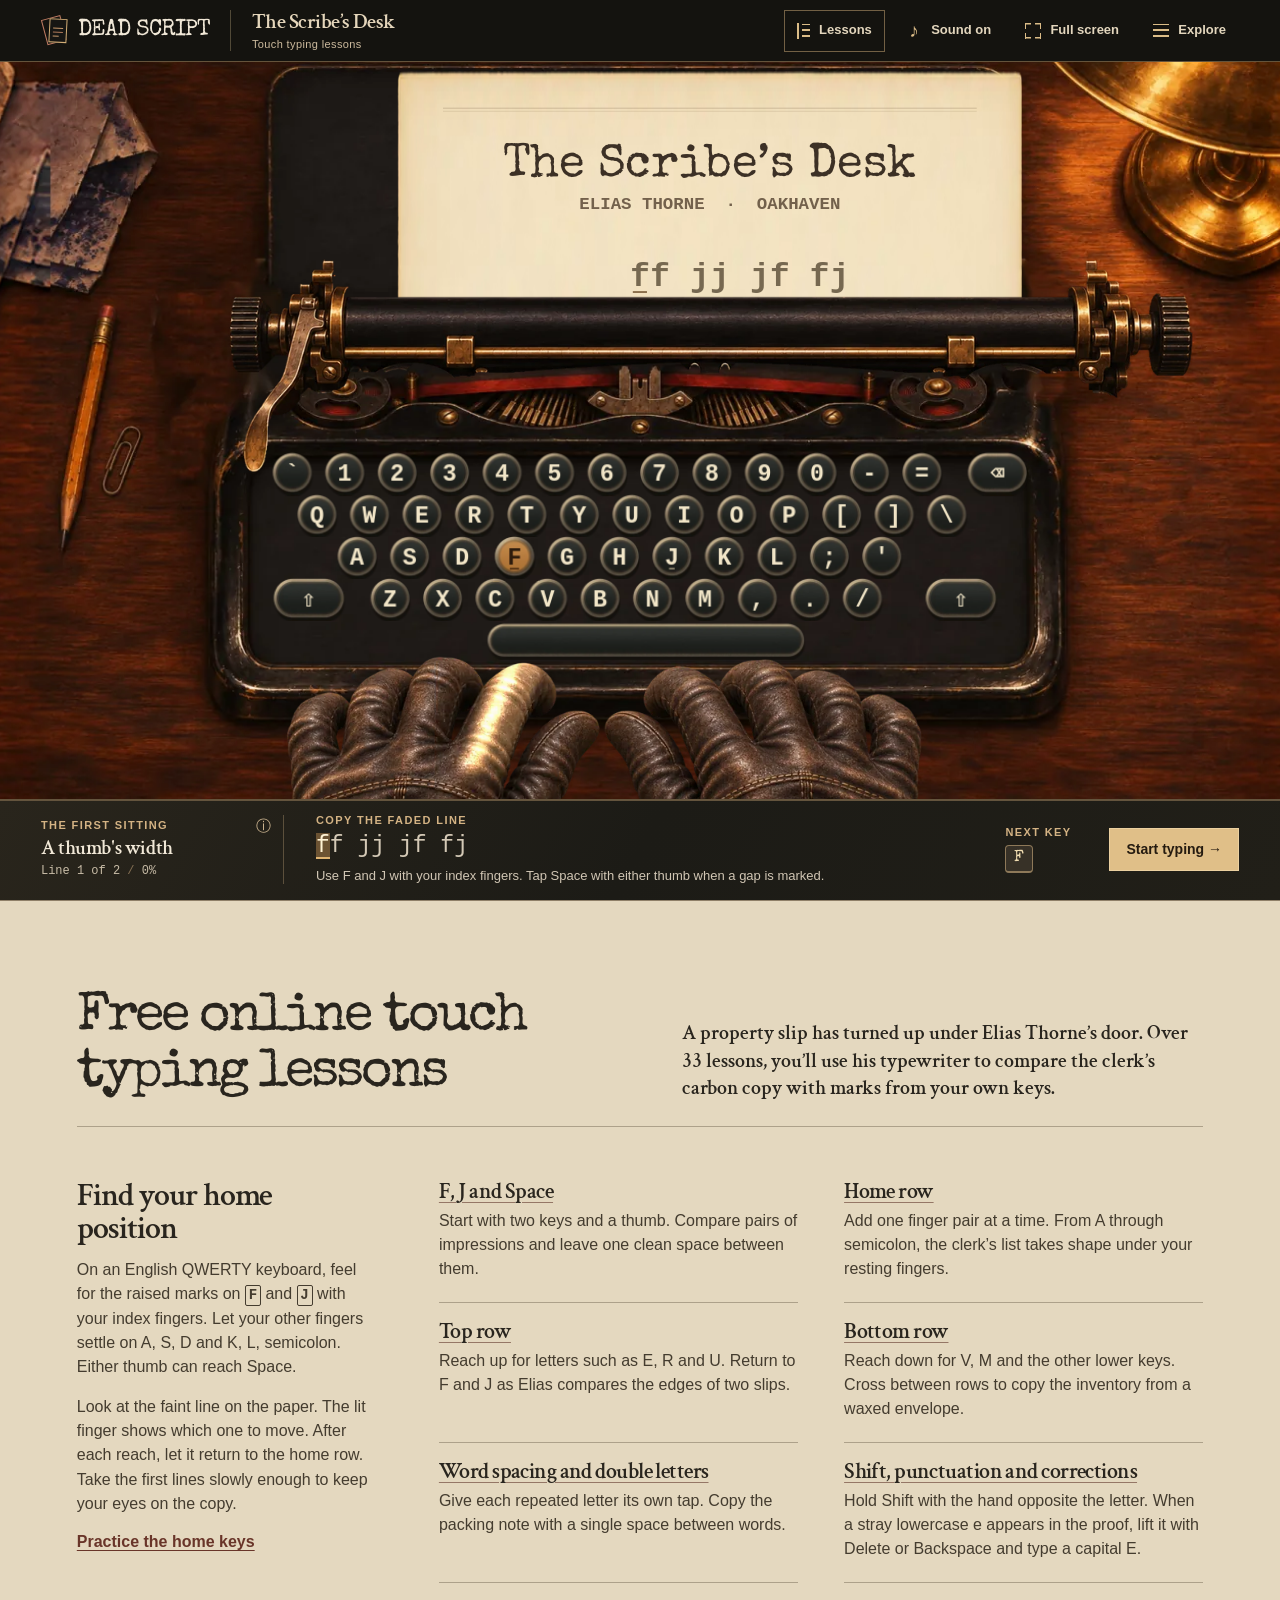
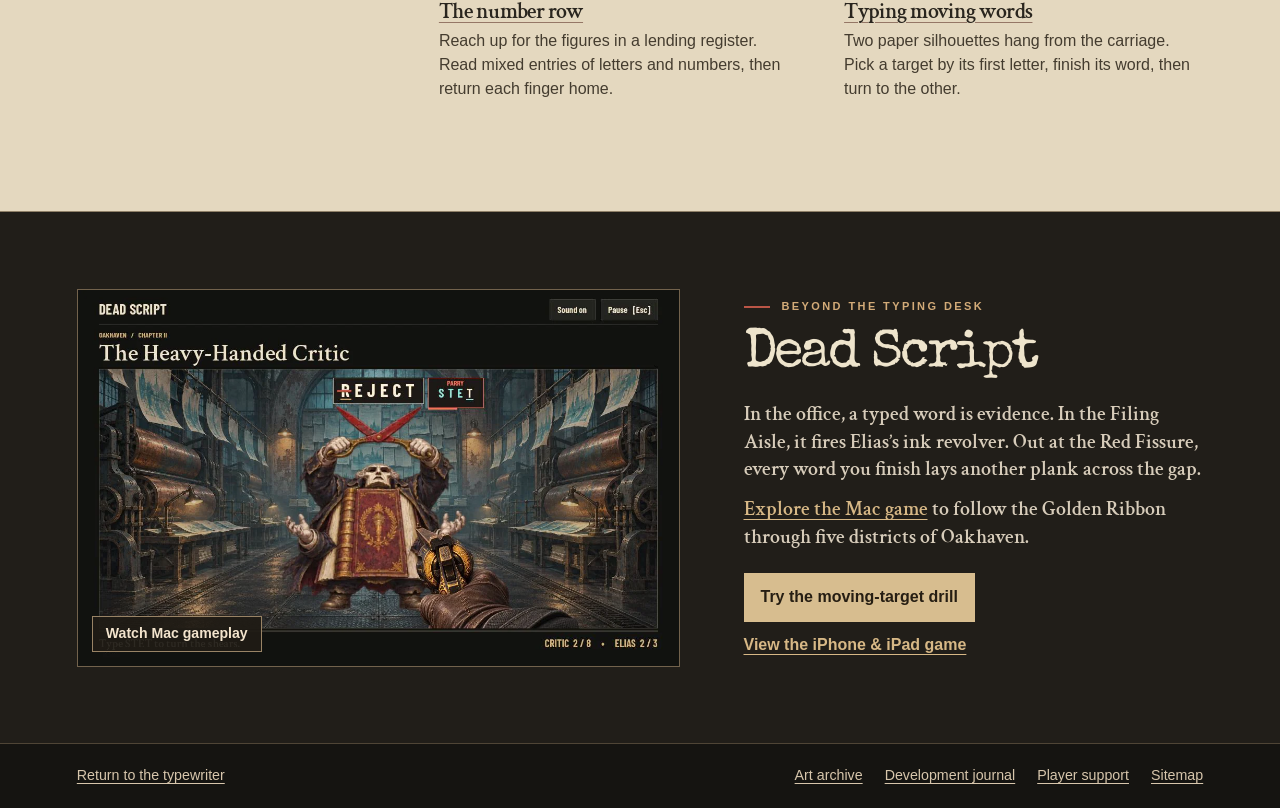
<file: mac/desk/index.html>
<!doctype html>
<html lang="en">
<head>
  <meta charset="utf-8">
  <meta name="viewport" content="width=device-width, initial-scale=1, viewport-fit=cover">
  <meta name="theme-color" content="#151412">
  <title>Free Online Touch Typing Lessons | The Scribe’s Desk · Dead Script</title>
  <meta name="description" content="Learn to type online with 33 free touch typing lessons. Start with F and J, follow the gloved finger cues, and uncover a mystery from the Dead Script typing game.">
  <meta property="og:type" content="website">
  <meta property="og:title" content="Free Touch Typing Lessons at The Scribe’s Desk · Dead Script">
  <meta property="og:description" content="Learn touch typing at Elias Thorne’s typewriter and follow an old property slip through eight office case files.">
  <meta property="og:image" content="https://pond1982.github.io/iosdeadscriptweb/mac/desk/media/desk-preview.jpg">
  <meta property="og:image:width" content="1200">
  <meta property="og:image:height" content="630">
  <meta property="og:image:type" content="image/jpeg">
  <meta property="og:image:alt" content="A sheet in Elias’s mechanical typewriter above brass keys and his gloved hands.">
  <meta property="og:url" content="https://pond1982.github.io/iosdeadscriptweb/mac/desk/">
  <meta name="twitter:card" content="summary_large_image">
  <link rel="sitemap" type="application/xml" title="Sitemap" href="../../sitemap.xml">
  <link rel="canonical" href="https://pond1982.github.io/iosdeadscriptweb/mac/desk/">
  <link rel="icon" href="../media/mark.webp">
  <link rel="preload" href="../fonts/SpecialElite-Regular.woff2" as="font" type="font/woff2" crossorigin>
  <link rel="stylesheet" href="../site.css">
  <link rel="stylesheet" href="desk.css">
  <link rel="stylesheet" href="machine.css">
  <link rel="stylesheet" href="course-guide.css">
  <script type="application/ld+json">
  {
    "@context": "https://schema.org",
    "@type": "Course",
    "@id": "https://pond1982.github.io/iosdeadscriptweb/mac/desk/#typing-course",
    "url": "https://pond1982.github.io/iosdeadscriptweb/mac/desk/",
    "name": "The Scribe’s Desk — Free Online Touch Typing Lessons",
    "description": "A free, 33-lesson English QWERTY touch typing course set in the world of Dead Script. Learn finger placement, reach across the keyboard, use Shift and Delete, and practise words in moving target exercises.",
    "inLanguage": "en",
    "educationalLevel": "Beginner",
    "isAccessibleForFree": true,
    "teaches": ["Touch typing", "Home row finger placement", "English QWERTY keyboard skills", "Typing punctuation and numbers", "Proof correction"],
    "provider": {"@type": "Person", "name": "Suwitcha Sugthana", "alternateName": "Pondd"}
  }
  </script>
  <script type="module" src="desk.js"></script>
</head>
<body class="desk-page" id="top">
<a class="skip-link" href="#main">Skip to typing desk</a>
<header class="desk-mast">
  <div class="desk-identity">
    <a class="brand" href="../support.html" aria-label="Dead Script game homepage"><span class="brand-icon" aria-hidden="true"><i></i></span>Dead Script</a>
    <h1>The Scribe’s Desk <span>Touch typing lessons</span></h1>
  </div>
  <nav class="desk-tools" aria-label="Desk controls and site navigation">
    <a class="tool lessons-tool" href="#lessons" id="open-index" aria-label="Lesson index, 33 typing lessons"><i class="tool-icon index-icon" aria-hidden="true"></i><span>Lessons</span></a>
    <button type="button" class="tool sound-tool" id="sound-toggle" aria-pressed="true" aria-label="Typewriter sound" title="Typewriter sound" disabled><i class="tool-icon sound-icon" aria-hidden="true">♪</i><span class="tool-text" id="sound-label">Sound on</span></button>
    <button type="button" class="tool" id="fullscreen-toggle" aria-pressed="false" aria-label="Full screen" title="Full screen" hidden><i class="tool-icon expand-icon" aria-hidden="true"></i><span class="tool-text" id="fullscreen-label">Full screen</span></button>
    <details class="explore-menu" id="explore-menu">
      <summary id="explore-toggle" class="tool" aria-label="Explore Dead Script" title="Explore Dead Script"><i class="tool-icon menu-icon" aria-hidden="true"></i><span class="tool-text">Explore</span></summary>
      <div class="explore-links">
        <a href="#typing-course">Touch typing course</a>
        <a href="#discover-game">Try Dead Script</a>
        <a href="../support.html">The Mac game</a>
        <a href="../art/">Art archive</a>
        <a href="../journal.html">Development journal</a>
        <a href="../support.html#support">Player support</a>
        <a href="../privacy.html">Privacy</a>
      </div>
    </details>
  </nav>
</header>
<main class="desk-room" id="main">
  <noscript><div class="script-note">Enable JavaScript to play the typing lessons, or <a href="../support.html#guide">read the player guide</a>.</div></noscript>
  <section class="instrument" aria-label="Elias Thorne’s playable typewriter">
    <div id="stage" class="machine-stage" aria-hidden="true"></div>
    <div class="desk-console">
      <progress aria-label="Progress through this sheet" id="line-progress" max="1" value="0"></progress>
      <button type="button" class="sheet-tab" id="open-notes" aria-label="Read current sheet notes" aria-haspopup="dialog" title="Read current sheet notes">
        <span class="console-label" id="file-name">The first sitting</span>
        <span class="sheet-title" id="sheet-title">A thumb’s width</span>
        <span class="sheet-position"><span id="sheet-line">Line 1 of 2</span><span class="position-divider"> / </span><span id="sheet-percent">0%</span></span>
      </button>
      <div class="prompt-area">
        <label class="input-well" for="desk-input">
          <span class="console-label" id="line-label">Copy the faded line</span>
          <span id="readout" class="readout" aria-hidden="true"></span>
          <textarea rows="1" id="desk-input" aria-label="Type the current line" aria-describedby="input-description" autocapitalize="none" autocomplete="off" autocorrect="off" spellcheck="false" inputmode="text" enterkeyhint="done" disabled></textarea>
        </label>
        <p id="desk-feedback" class="desk-feedback"></p>
      </div>
      <div class="next-cue"><span class="console-label" id="cue-label">Next key</span><div id="next-key" aria-labelledby="cue-label"></div><p id="field-cycle" class="field-cycle" hidden></p></div>
      <button type="button" class="desk-action primary-play" id="play-toggle" disabled>Start typing</button>
    </div>
    <p id="input-description" class="sr-only"></p>
    <p id="announcer" class="sr-only" role="status" aria-live="polite" aria-atomic="true"></p>
    <p id="screen-status" class="screen-status" role="status"></p>
  </section>
  <div class="desk-editorial">
<section class="course-guide" id="typing-course" aria-labelledby="course-title">
  <div class="course-inner">
    <div class="course-intro">
      <h2 id="course-title">Free online touch typing lessons</h2>
      <p>A property slip has turned up under Elias Thorne’s door. Over 33 lessons, you’ll use his typewriter to compare the clerk’s carbon copy with marks from your own keys.</p>
    </div>
    <div class="course-layout">
      <aside class="course-primer" aria-labelledby="home-position">
        <h3 id="home-position">Find your home position</h3>
        <p>On an English QWERTY keyboard, feel for the raised marks on <kbd>F</kbd> and <kbd>J</kbd> with your index fingers. Let your other fingers settle on A, S, D and K, L, semicolon. Either thumb can reach Space.</p>
        <p>Look at the faint line on the paper. The lit finger shows which one to move. After each reach, let it return to the home row. Take the first lines slowly enough to keep your eyes on the copy.</p>
        <a href="#main" data-practice-file="0">Practice the home keys</a>
      </aside>
      <ul class="course-sheets" aria-label="Eight touch-typing topics">
        <li><h3><a href="#main" data-practice-file="0">F, J and Space</a></h3><p>Start with two keys and a thumb. Compare pairs of impressions and leave one clean space between them.</p></li>
        <li><h3><a href="#main" data-practice-file="1">Home row</a></h3><p>Add one finger pair at a time. From A through semicolon, the clerk’s list takes shape under your resting fingers.</p></li>
        <li><h3><a href="#main" data-practice-file="2">Top row</a></h3><p>Reach up for letters such as E, R and U. Return to F and J as Elias compares the edges of two slips.</p></li>
        <li><h3><a href="#main" data-practice-file="3">Bottom row</a></h3><p>Reach down for V, M and the other lower keys. Cross between rows to copy the inventory from a waxed envelope.</p></li>
        <li><h3><a href="#main" data-practice-file="4">Word spacing and double letters</a></h3><p>Give each repeated letter its own tap. Copy the packing note with a single space between words.</p></li>
        <li><h3><a href="#main" data-practice-file="5">Shift, punctuation and corrections</a></h3><p>Hold Shift with the hand opposite the letter. When a stray lowercase e appears in the proof, lift it with Delete or Backspace and type a capital E.</p></li>
        <li><h3><a href="#main" data-practice-file="6">The number row</a></h3><p>Reach up for the figures in a lending register. Read mixed entries of letters and numbers, then return each finger home.</p></li>
        <li><h3><a href="#main" data-practice-file="7">Typing moving words</a></h3><p>Two paper silhouettes hang from the carriage. Pick a target by its first letter, finish its word, then turn to the other.</p></li>
      </ul>
    </div>
  </div>
</section>
<section class="course-discover" id="discover-game" aria-labelledby="discover-title">
  <div class="course-inner discover-layout">
    <a class="discover-still" href="../support.html#footage" aria-label="Watch Dead Script gameplay on Mac">
      <img src="../media/trailer.webp" alt="The Heavy-Handed Critic raises his red shears in the printworks. The Mac game prompts Elias to parry by typing STET." width="1152" height="720" loading="lazy">
      <span>Watch Mac gameplay</span>
    </a>
    <div class="discover-copy">
      <p class="eyebrow">Beyond the typing desk</p>
      <h2 id="discover-title">Dead Script</h2>
      <p>In the office, a typed word is evidence. In the Filing Aisle, it fires Elias’s ink revolver. Out at the Red Fissure, every word you finish lays another plank across the gap.</p>
      <p><a href="../support.html">Explore the Mac game</a> to follow the Golden Ribbon through five districts of Oakhaven.</p>
      <div class="discover-actions">
        <a class="drill-link" href="#main" data-practice-file="7" data-practice-sheet="2">Try the moving-target drill</a>
        <a class="edition-link" href="https://apps.apple.com/app/id6775353218">View the iPhone &amp; iPad game</a>
      </div>
    </div>
  </div>
</section>
<footer class="course-footer">
  <div class="course-inner">
    <a href="#main">Return to the typewriter</a>
    <nav aria-label="More from Dead Script"><a href="../art/">Art archive</a><a href="../journal.html">Development journal</a><a href="../support.html#support">Player support</a><a href="../../sitemap.xml">Sitemap</a></nav>
  </div>
</footer>
  </div>
</main>
<dialog id="sheet-notes" class="receipt-dialog" aria-labelledby="notes-heading">
  <div class="dialog-inner">
    <header class="dialog-head"><div><p class="eyebrow">Sheet notes</p><h2 id="notes-heading">The first sitting</h2></div><button type="button" class="close-desk" data-close aria-label="Close sheet notes">×</button></header>
    <p id="sheet-brief" class="result-clue"></p>
    <p id="sheet-help" class="notes-help"></p>
    <label id="tempo" class="field-tempo" hidden><input type="checkbox" id="relaxed-pace"> Relaxed carriage pace</label>
    <p id="save-status" class="save-status">Your place is saved in this browser.</p>
    <a class="notes-link" href="../support.html#guide">Mac player guide</a>
  </div>
</dialog>
<dialog id="lessons" class="book-dialog" aria-labelledby="index-title">
  <div class="dialog-inner">
    <header class="dialog-head"><div><p class="eyebrow">Office files</p><h2 id="index-title">Lesson index</h2></div><button type="button" class="close-desk" data-close aria-label="Close lesson index">×</button></header>
    <p class="book-intro" id="filed-count"></p>
    <button type="button" id="open-first" class="sample-entry">The first sitting <span>F/J and the clerk’s proof ↗</span></button>
    <div class="course-index" id="course-index"></div>
  </div>
</dialog>
<dialog id="receipt" class="receipt-dialog" aria-labelledby="result-title">
  <div class="dialog-inner"><header class="dialog-head"><p class="eyebrow" id="result-kicker">Filed in the casebook</p><button type="button" class="close-desk" data-close aria-label="Close sheet result">×</button></header>
    <h2 id="result-title"></h2><p class="result-clue" id="result-clue"></p><p class="result-score" id="result-score"></p>
    <div class="result-actions"><button class="desk-action" type="button" id="next-sheet"></button><button type="button" class="desk-secondary" id="repeat-sheet">Repeat sheet</button></div>
    <div class="result-game" id="result-game" hidden>
      <p>The archive is the next stop in Elias’s story. In Dead Script, each letter you type fires the ink revolver.</p>
      <a href="#main" data-practice-file="7" data-practice-sheet="2">Try the moving-target drill</a>
      <a href="../support.html#footage">Watch Mac gameplay</a>
      <a href="https://apps.apple.com/app/id6775353218">View the iPhone &amp; iPad game</a>
    </div>
  </div>
</dialog>
</body>
</html>
</file>
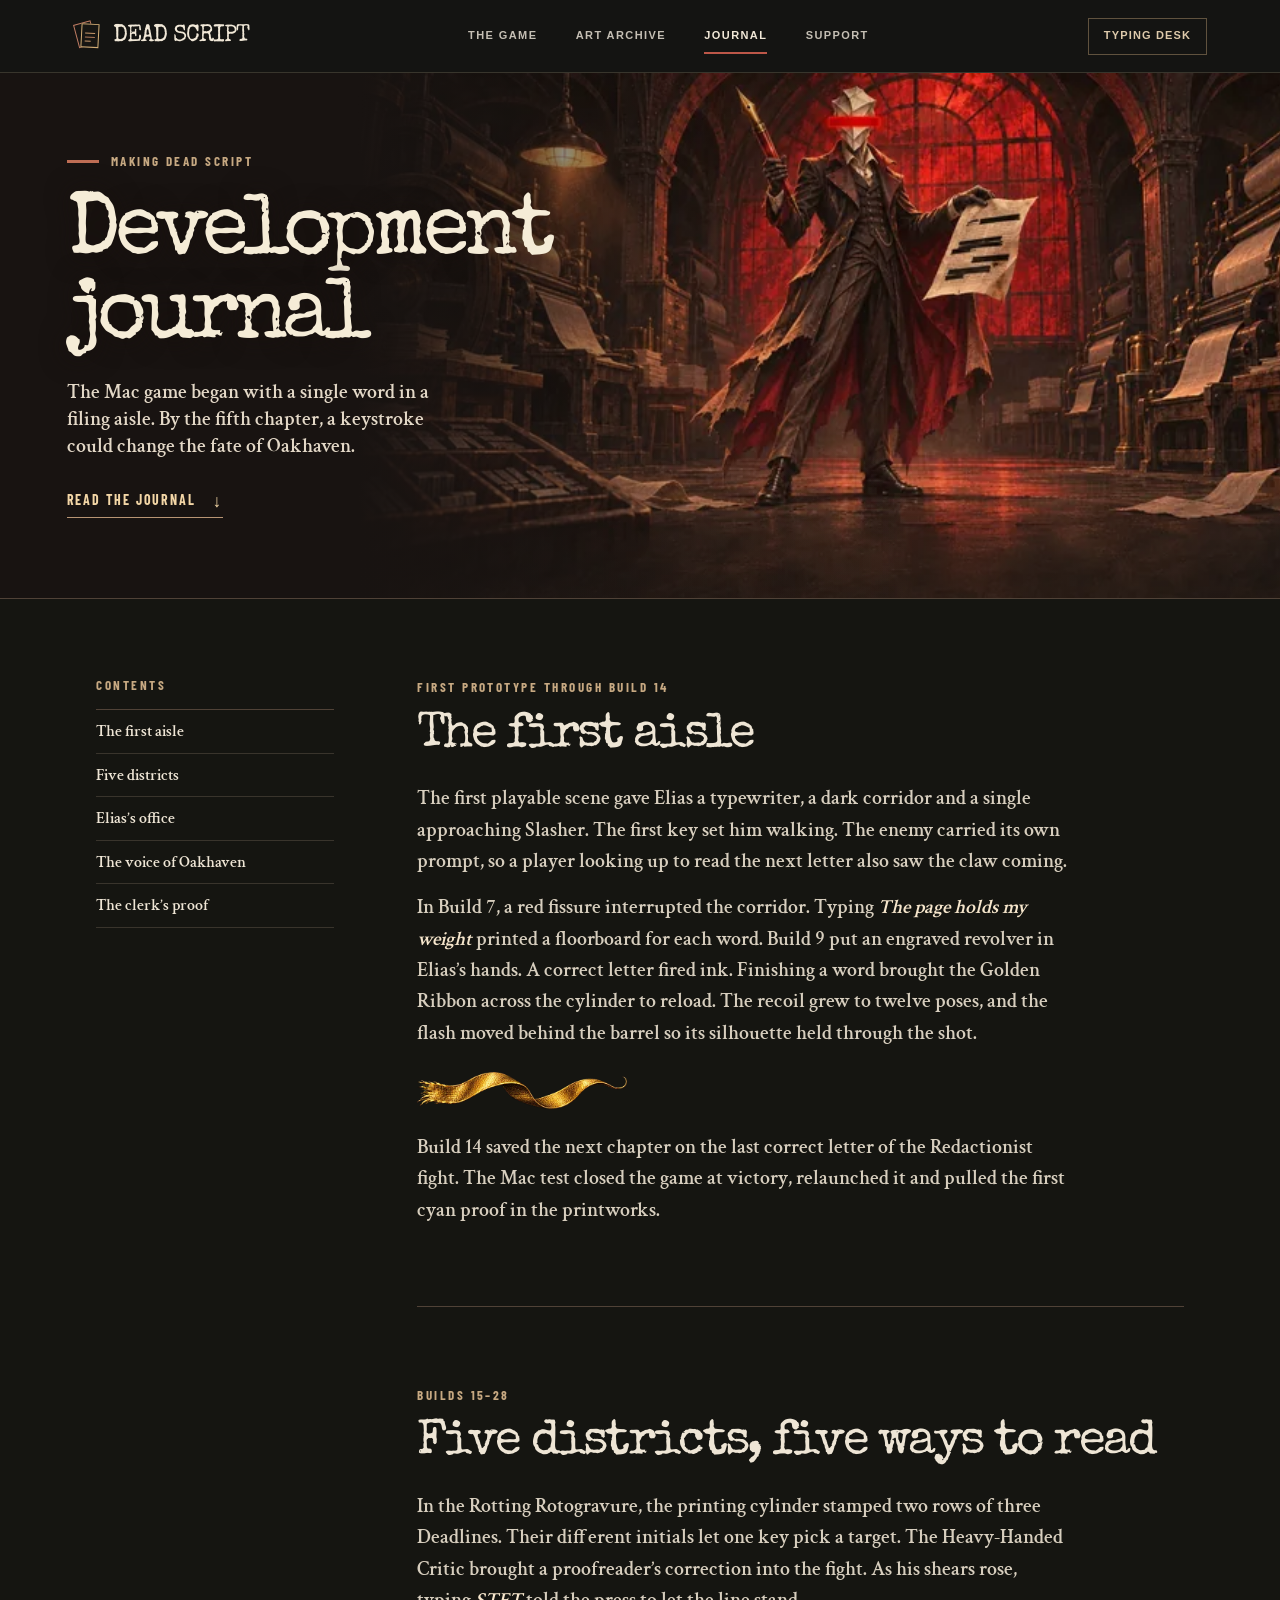
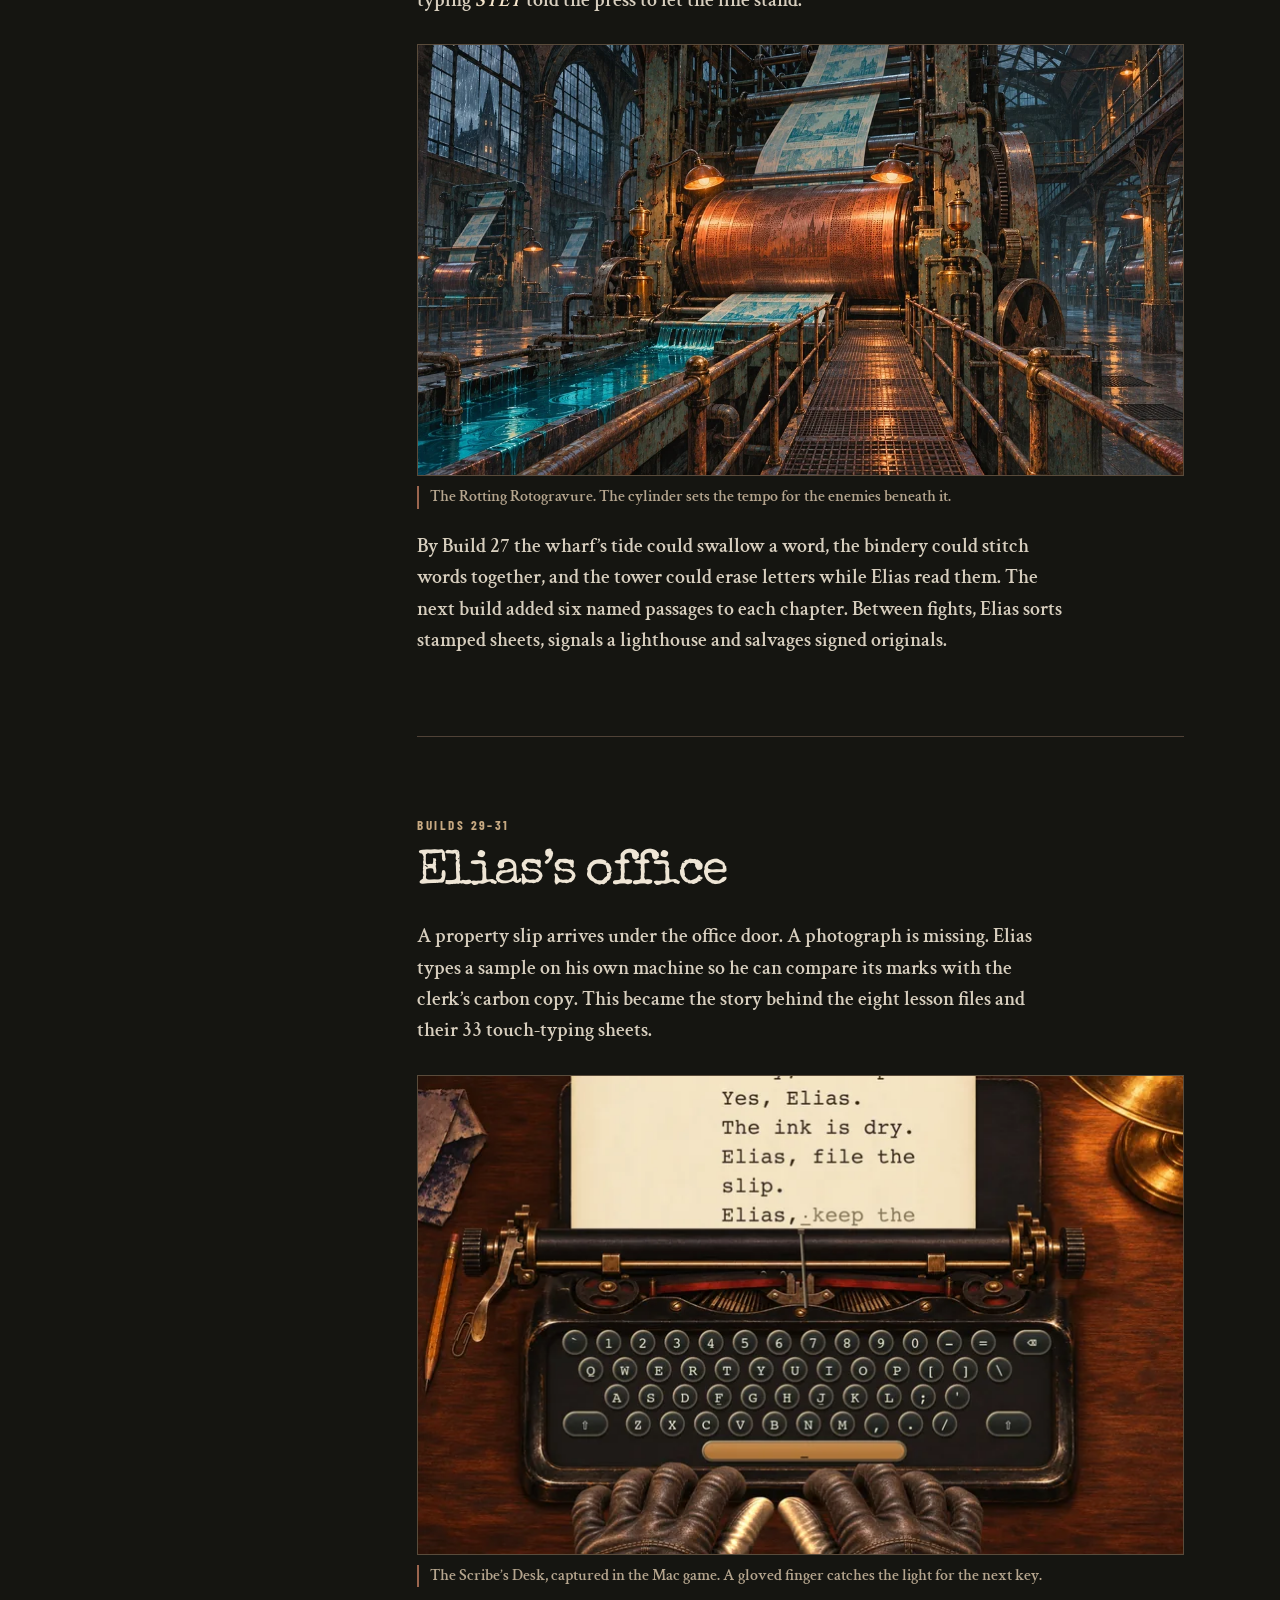
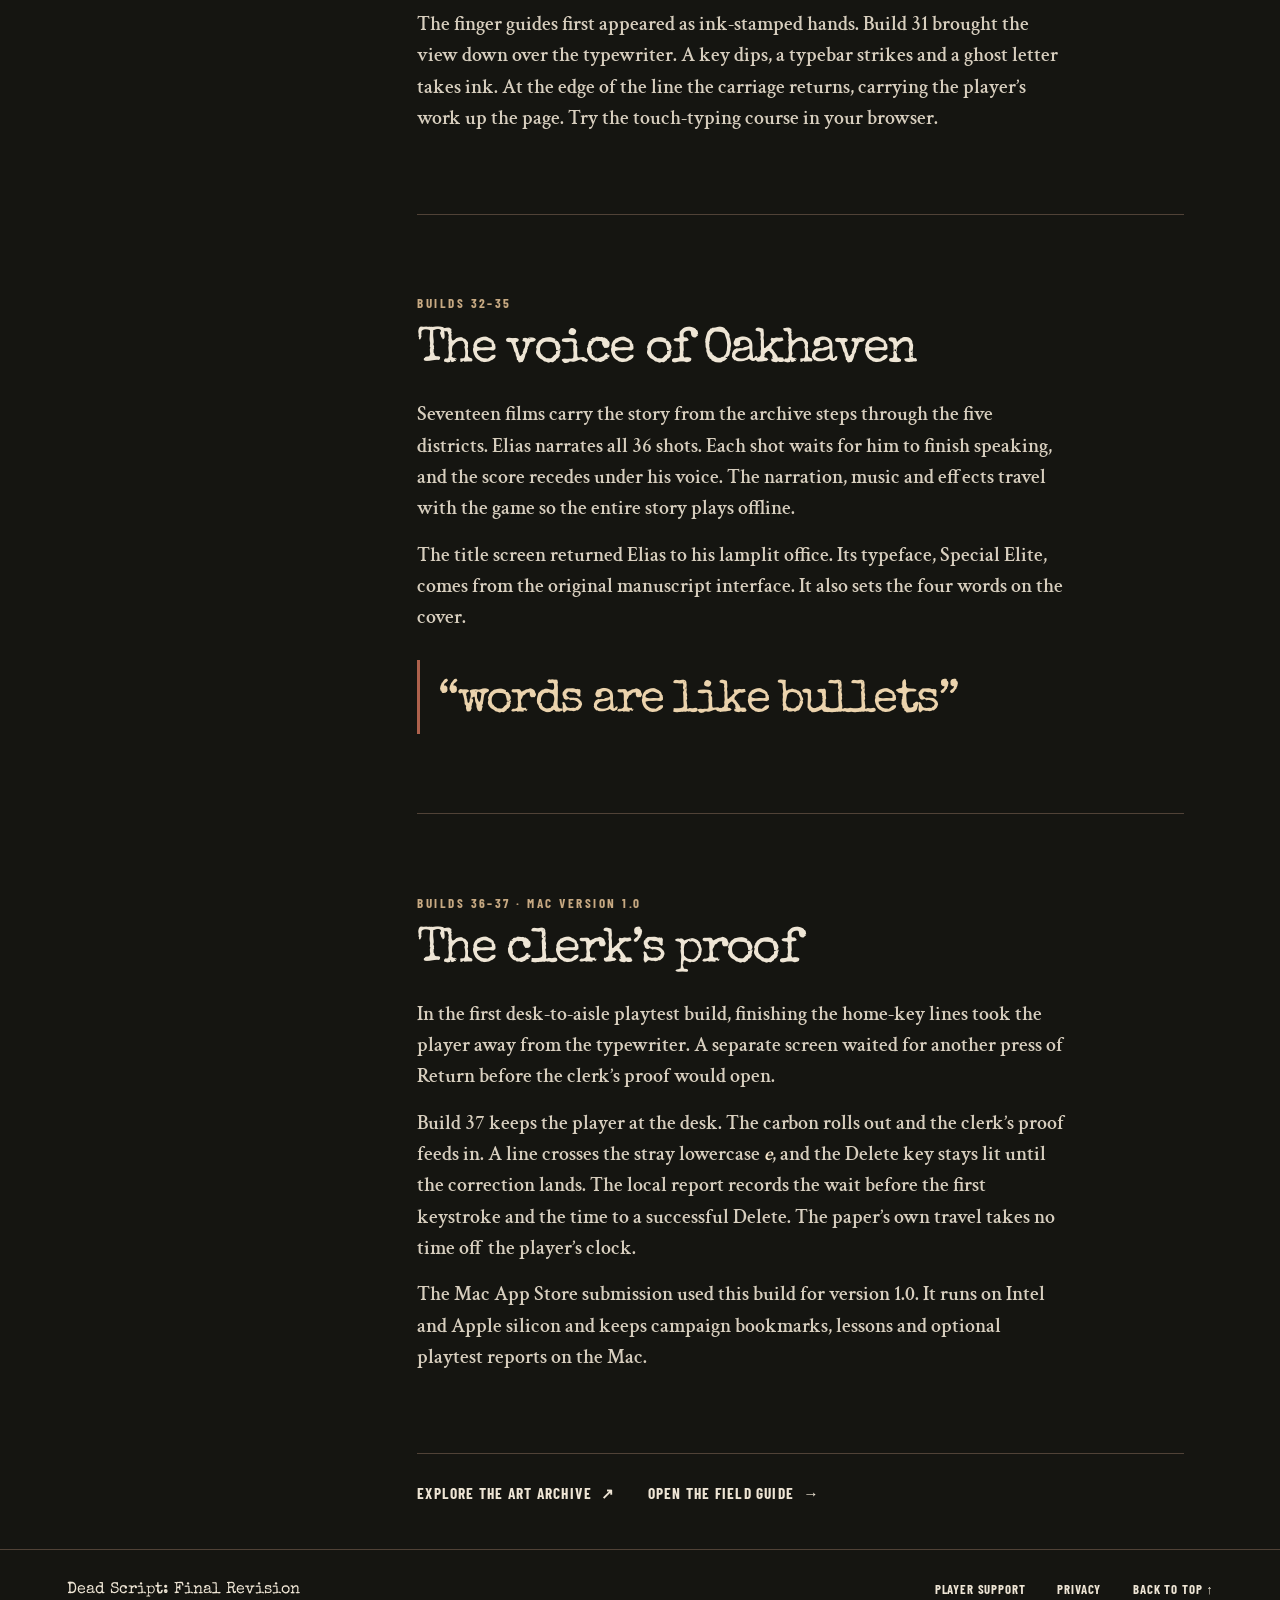
<file: mac/journal.html>
<!doctype html>
<html lang="en">
<head>
  <meta charset="utf-8">
  <meta name="viewport" content="width=device-width, initial-scale=1">
  <meta name="theme-color" content="#171611">
  <meta name="description" content="How Dead Script’s Mac remaster grew from one word in the Filing Aisle to five chapters, a working typewriter and Elias Thorne’s narrated investigation.">
  <title>Development journal · Dead Script: Final Revision</title>
  <link rel="icon" type="image/webp" href="media/mark.webp">
  <link rel="stylesheet" href="site.css">
  <link rel="stylesheet" href="journal.css">
</head>
<body class="j-page">
  <a class="j-skip" href="#journal">Skip to journal</a>
  <header class="mast"><div class="wrap mast-inner">
    <a class="brand" href="support.html#top"><span class="brand-icon" aria-hidden="true"><i></i></span>Dead Script</a>
    <nav class="main-nav" aria-label="Main navigation"><a href="support.html#top">The game</a><a href="art/">Art archive</a><a href="journal.html" aria-current="page">Journal</a><a href="support.html#support">Support</a></nav>
    <a class="mast-guide" href="desk/">Typing desk</a>
  </div></header>
  <main id="journal">
    <div class="j-mast">
      <picture class="j-hero-art">
        <source media="(max-width: 600px)" srcset="media/chapter-1-small.webp">
        <img src="media/chapter-1.webp" width="1152" height="648" alt="The paper-masked Redactionist beneath the red window of an abandoned press room." fetchpriority="high">
      </picture>
      <div class="j-mast-inner">
        <div>
          <p class="j-small j-rubric">Making Dead Script</p>
          <h1>Development<br>journal</h1>
          <p class="j-deck">The Mac game began with a single word in a filing aisle. By the fifth chapter, a keystroke could change the fate of Oakhaven.</p>
          <a class="j-start" href="#aisle">Read the journal <span aria-hidden="true">↓</span></a>
        </div>
      </div>
    </div>

    <div class="j-body">
      <aside class="j-index" aria-label="Journal contents">
        <div>
          <p class="j-small">Contents</p>
          <nav aria-label="Jump to an entry">
            <a href="#aisle">The first aisle</a>
            <a href="#presses">Five districts</a>
            <a href="#desk">Elias’s office</a>
            <a href="#elias">The voice of Oakhaven</a>
            <a href="#clerks-proof">The clerk’s proof</a>
          </nav>
        </div>
      </aside>
      <div class="j-entries">
        <article class="j-entry" id="aisle">
          <p class="j-small j-build">First prototype through Build 14</p>
          <h2>The first aisle</h2>
          <p>The first playable scene gave Elias a typewriter, a dark corridor and a single approaching Slasher. The first key set him walking. The enemy carried its own prompt, so a player looking up to read the next letter also saw the claw coming.</p>
          <p>In Build 7, a red fissure interrupted the corridor. Typing <em>The page holds my weight</em> printed a floorboard for each word. Build 9 put an engraved revolver in Elias’s hands. A correct letter fired ink. Finishing a word brought the Golden Ribbon across the cylinder to reload. The recoil grew to twelve poses, and the flash moved behind the barrel so its silhouette held through the shot.</p>
          <div class="j-ribbon"><img src="media/ribbon.webp" width="560" height="99" loading="lazy" alt="A torn length of the Golden Ribbon."></div>
          <p>Build 14 saved the next chapter on the last correct letter of the Redactionist fight. The Mac test closed the game at victory, relaunched it and pulled the first cyan proof in the printworks.</p>
        </article>

        <article class="j-entry" id="presses">
          <p class="j-small j-build">Builds 15–28</p>
          <h2>Five districts, five ways to read</h2>
          <p>In the Rotting Rotogravure, the printing cylinder stamped two rows of three Deadlines. Their different initials let one key pick a target. The Heavy-Handed Critic brought a proofreader’s correction into the fight. As his shears rose, typing <em>STET</em> told the press to let the line stand.</p>
          <figure class="j-plate">
            <img src="media/chapter-2.webp" srcset="media/chapter-2-small.webp 640w, media/chapter-2.webp 1152w" sizes="(max-width: 800px) 92vw, 760px" width="1152" height="648" loading="lazy" alt="A lit copper press cylinder hangs above cyan ink in the printworks.">
            <figcaption>The Rotting Rotogravure. The cylinder sets the tempo for the enemies beneath it.</figcaption>
          </figure>
          <p>By Build 27 the wharf’s tide could swallow a word, the bindery could stitch words together, and the tower could erase letters while Elias read them. The next build added six named passages to each chapter. Between fights, Elias sorts stamped sheets, signals a lighthouse and salvages signed originals.</p>
        </article>

        <article class="j-entry" id="desk">
          <p class="j-small j-build">Builds 29–31</p>
          <h2>Elias’s office</h2>
          <p>A property slip arrives under the office door. A photograph is missing. Elias types a sample on his own machine so he can compare its marks with the clerk’s carbon copy. This became the story behind the eight lesson files and their 33 touch-typing sheets.</p>
          <figure class="j-plate">
            <img src="media/desk.webp" srcset="media/desk-small.webp 768w, media/desk.webp 1344w" sizes="(max-width: 800px) 92vw, 760px" width="1344" height="840" loading="lazy" alt="Elias’s gloved hands reach toward round keys beneath a half-typed note.">
            <figcaption>The Scribe’s Desk, captured in the Mac game. A gloved finger catches the light for the next key.</figcaption>
          </figure>
          <p>The finger guides first appeared as ink-stamped hands. Build 31 brought the view down over the typewriter. A key dips, a typebar strikes and a ghost letter takes ink. At the edge of the line the carriage returns, carrying the player’s work up the page. <a href="desk/">Try the touch-typing course in your browser.</a></p>
        </article>

        <article class="j-entry" id="elias">
          <p class="j-small j-build">Builds 32–35</p>
          <h2>The voice of Oakhaven</h2>
          <p>Seventeen films carry the story from the archive steps through the five districts. Elias narrates all 36 shots. Each shot waits for him to finish speaking, and the score recedes under his voice. The narration, music and effects travel with the game so the entire story plays offline.</p>
          <p>The title screen returned Elias to his lamplit office. Its typeface, Special Elite, comes from the original manuscript interface. It also sets the four words on the cover.</p>
          <blockquote>“words are like bullets”</blockquote>
        </article>

        <article class="j-entry" id="clerks-proof">
          <p class="j-small j-build">Builds 36–37 · Mac version 1.0</p>
          <h2>The clerk’s proof</h2>
          <p>In the first desk-to-aisle playtest build, finishing the home-key lines took the player away from the typewriter. A separate screen waited for another press of Return before the clerk’s proof would open.</p>
          <p>Build 37 keeps the player at the desk. The carbon rolls out and the clerk’s proof feeds in. A line crosses the stray lowercase <em>e</em>, and the Delete key stays lit until the correction lands. The local report records the wait before the first keystroke and the time to a successful Delete. The paper’s own travel takes no time off the player’s clock.</p>
          <p>The Mac App Store submission used this build for version 1.0. It runs on Intel and Apple silicon and keeps campaign bookmarks, lessons and optional playtest reports on the Mac.</p>
        </article>
        <div class="j-next">
          <a href="art/">Explore the art archive <span aria-hidden="true">↗</span></a>
          <a href="support.html#guide">Open the field guide <span aria-hidden="true">→</span></a>
        </div>
      </div>
    </div>
  </main>
  <footer class="j-foot"><span>Dead Script: Final Revision</span><nav aria-label="Footer"><a href="support.html#support">Player support</a><a href="privacy.html">Privacy</a><a href="#journal">Back to top ↑</a></nav></footer>
</body>
</html>
</file>
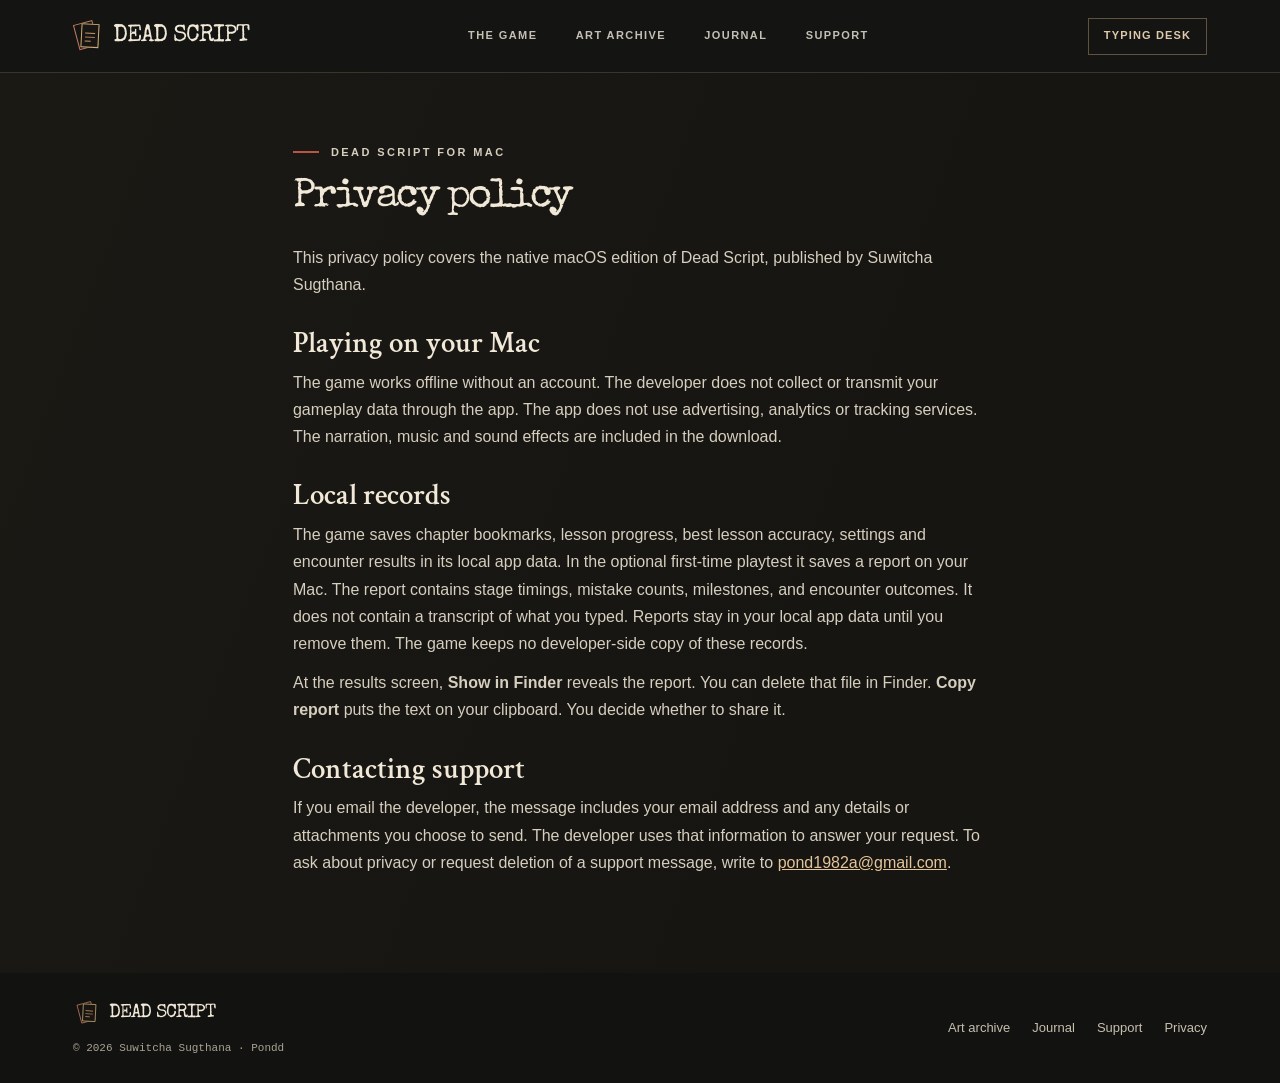
<file: mac/privacy.html>
<!doctype html>
<html lang="en"><head><meta charset="utf-8"><meta name="viewport" content="width=device-width,initial-scale=1"><meta name="theme-color" content="#161513"><meta name="description" content="How Dead Script for Mac stores progress, settings and playtest reports on your device."><title>Mac privacy policy · Dead Script</title><link rel="icon" href="media/mark.webp"><link rel="stylesheet" href="site.css"></head><body class="legal-page"><a class="skip-link" href="#policy">Skip to policy</a><header class="mast"><div class="wrap mast-inner">
  <a class="brand" href="support.html#top"><span class="brand-icon" aria-hidden="true"><i></i></span>Dead Script</a>
  <nav class="main-nav" aria-label="Main navigation"><a href="support.html#top">The game</a><a href="art/">Art archive</a><a href="journal.html">Journal</a><a href="support.html#support">Support</a></nav>
  <a class="mast-guide" href="desk/">Typing desk</a>
</div></header><main id="policy" class="wrap legal"><p class="eyebrow">Dead Script for Mac</p>
<h1>Privacy policy</h1>
<p>This privacy policy covers the native macOS edition of Dead Script, published by Suwitcha Sugthana.</p>
<h2>Playing on your Mac</h2>
<p>The game works offline without an account. The developer does not collect or transmit your gameplay data through the app. The app does not use advertising, analytics or tracking services. The narration, music and sound effects are included in the download.</p>
<h2>Local records</h2>
<p>The game saves chapter bookmarks, lesson progress, best lesson accuracy, settings and encounter results in its local app data. In the optional first-time playtest it saves a report on your Mac. The report contains stage timings, mistake counts, milestones, and encounter outcomes. It does not contain a transcript of what you typed. Reports stay in your local app data until you remove them. The game keeps no developer-side copy of these records.</p>
<p>At the results screen, <strong>Show in Finder</strong> reveals the report. You can delete that file in Finder. <strong>Copy report</strong> puts the text on your clipboard. You decide whether to share it.</p>
<h2>Contacting support</h2>
<p>If you email the developer, the message includes your email address and any details or attachments you choose to send. The developer uses that information to answer your request. To ask about privacy or request deletion of a support message, write to <a href="mailto:pond1982a@gmail.com?subject=Dead%20Script%20for%20Mac%20privacy">pond1982a@gmail.com</a>.</p>
</main><footer class="site-foot"><div class="wrap foot-inner"><div><a class="brand" href="support.html#top"><span class="brand-icon" aria-hidden="true"><i></i></span>Dead Script</a><p>© 2026 Suwitcha Sugthana · Pondd</p></div><nav aria-label="Footer"><a href="art/">Art archive</a><a href="journal.html">Journal</a><a href="support.html#support">Support</a><a href="privacy.html">Privacy</a></nav></div></footer></body></html>
</file>
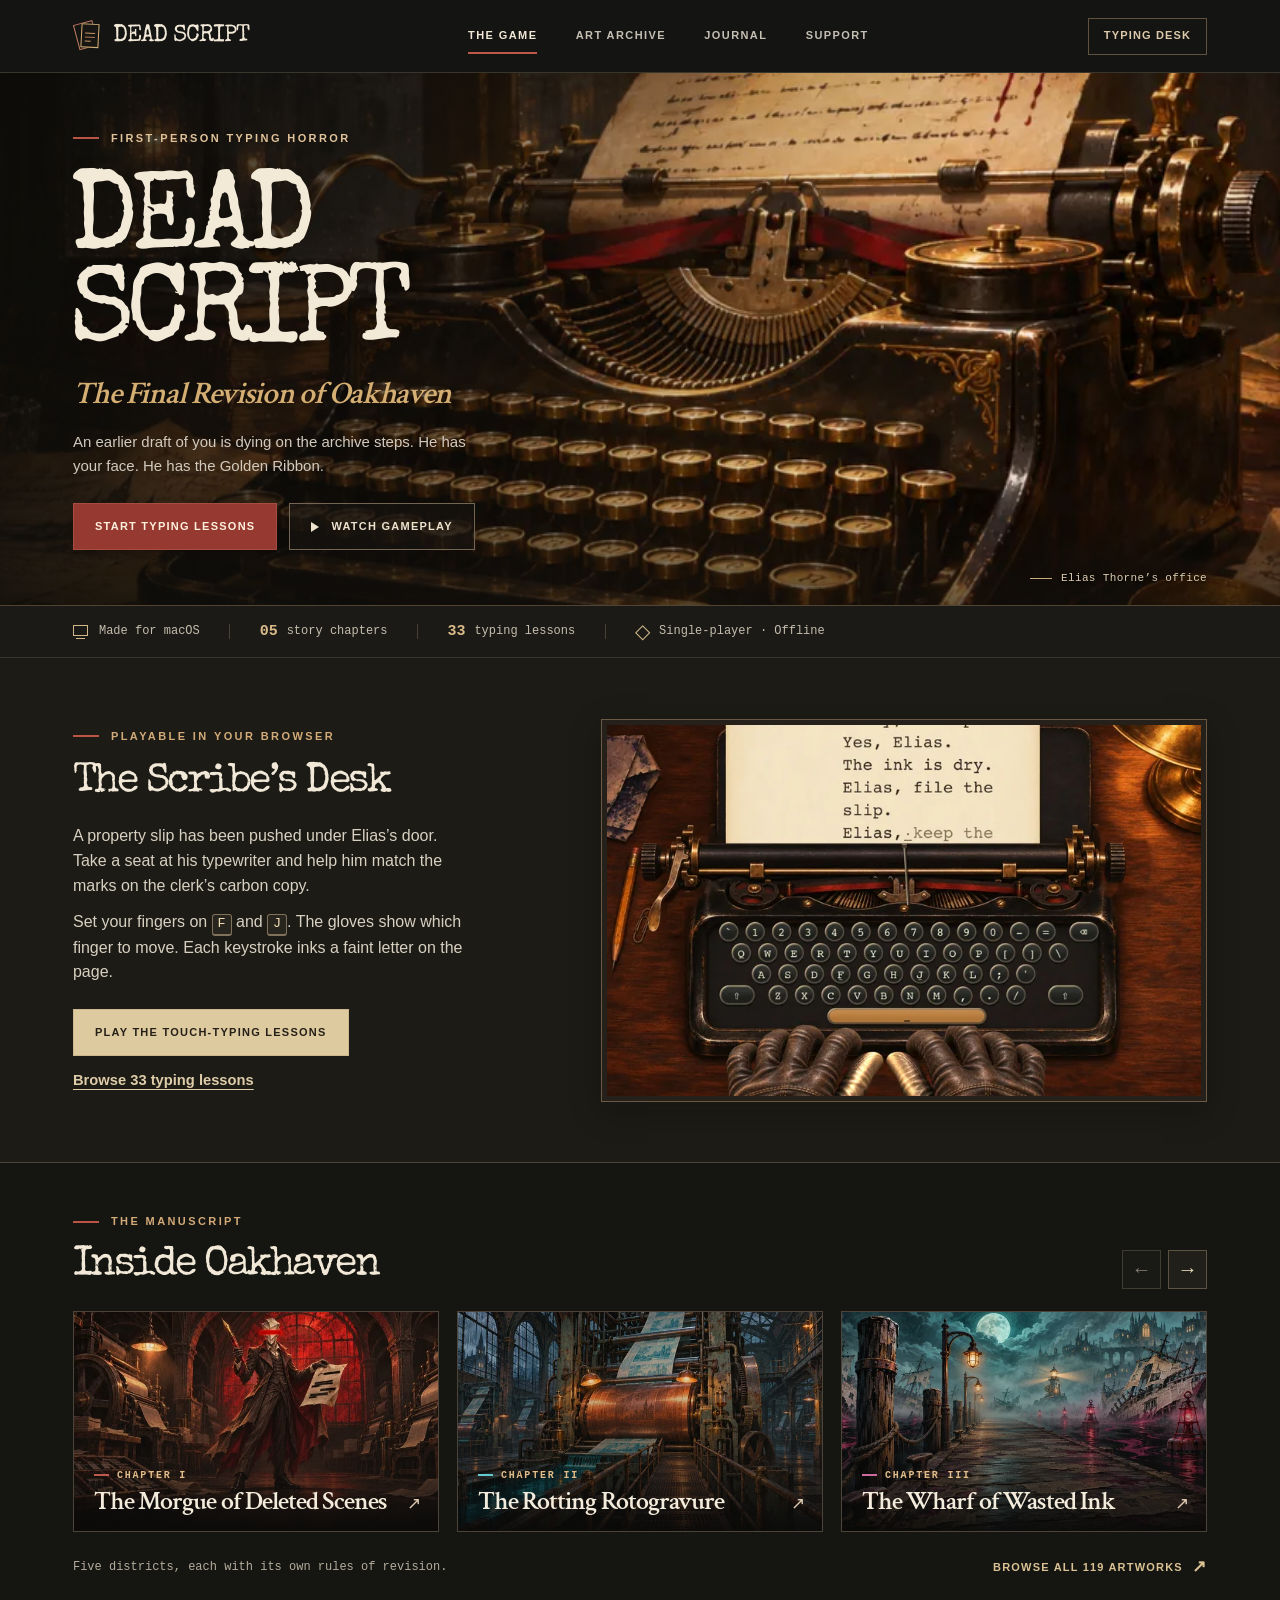
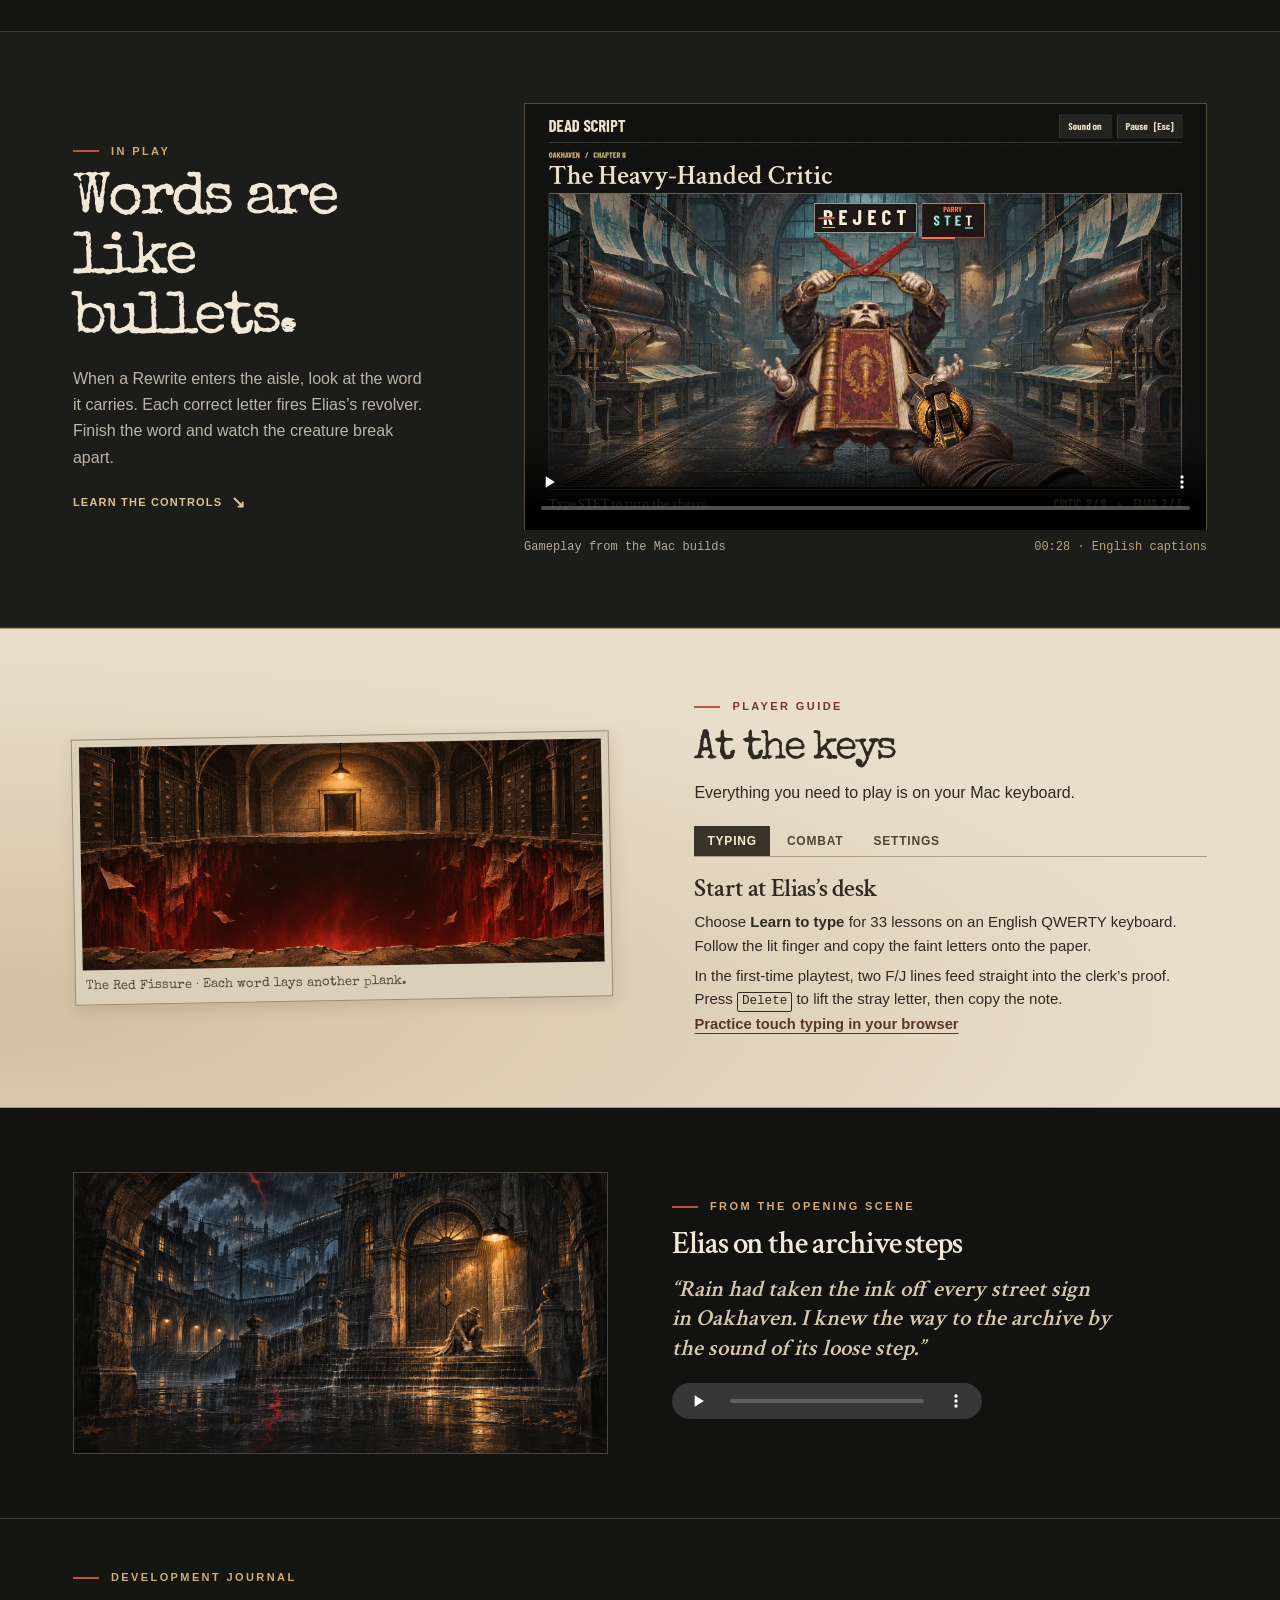
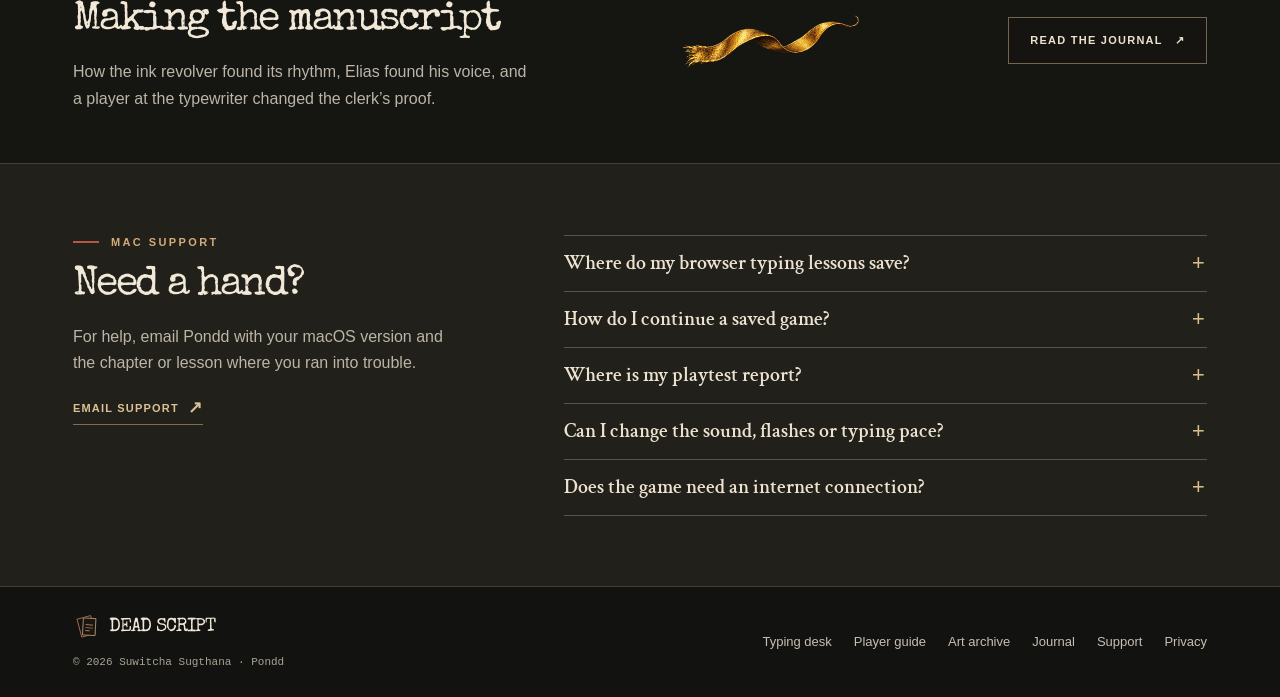
<file: mac/support.html>
<!doctype html>
<html lang="en">
<head>
  <meta charset="utf-8"><meta name="viewport" content="width=device-width,initial-scale=1">
  <title>Dead Script: Final Revision — The game &amp; player support for Mac</title>
  <meta name="description" content="Play 33 touch-typing lessons at Elias Thorne’s typewriter in your browser. Explore the five chapters of Dead Script, watch Mac gameplay, and find player support.">
  <meta name="theme-color" content="#161513"><meta property="og:type" content="website"><meta property="og:title" content="Dead Script: Final Revision"><meta property="og:description" content="Words are like bullets. A first-person typing horror game for Mac."><meta property="og:image" content="https://pond1982.github.io/iosdeadscriptweb/mac/media/elias-office.webp">
  <link rel="canonical" href="https://pond1982.github.io/iosdeadscriptweb/mac/support.html"><link rel="icon" href="media/mark.webp"><link rel="preload" href="fonts/SpecialElite-Regular.woff2" as="font" type="font/woff2" crossorigin><link rel="stylesheet" href="site.css"><script defer src="site.js"></script>
</head>
<body class="game-page" id="top">
<a class="skip-link" href="#main">Skip to content</a>
<header class="mast"><div class="wrap mast-inner">
  <a class="brand" href="#top"><span class="brand-icon" aria-hidden="true"><i></i></span>Dead Script</a>
  <nav class="main-nav" aria-label="Main navigation"><a href="#top" aria-current="page">The game</a><a href="art/">Art archive</a><a href="journal.html">Journal</a><a href="#support">Support</a></nav>
  <a class="mast-guide" href="desk/">Typing desk</a>
</div></header>
<main id="main">
  <section class="hero" aria-labelledby="game-title">
    <picture class="hero-art"><source media="(max-width: 620px)" srcset="media/elias-office-mobile.webp"><img src="media/elias-office.webp" fetchpriority="high" width="1672" height="941" alt="Lamplight falls on a black typewriter, a marked proof and a strip of Golden Ribbon in Elias’s rain-streaked office."></picture>
    <div class="wrap hero-inner">
      <p class="eyebrow hero-kicker">First-person typing horror</p>
      <h1 id="game-title"><span>DEAD</span><span>SCRIPT</span></h1>
      <p class="hero-subtitle">The Final Revision of Oakhaven</p>
      <p class="hero-copy">An earlier draft of you is dying on the archive steps. He has your face. He has the Golden Ribbon.</p>
      <div class="hero-actions">
        <a class="button button-red" href="desk/">Start typing lessons</a>
        <a class="button button-glass" href="#footage" data-watch><span class="play-icon" aria-hidden="true"></span>Watch gameplay</a>
      </div>
    </div>
    <div class="hero-caption"><span aria-hidden="true"></span>Elias Thorne’s office</div>
  </section>
  <div class="facts"><div class="wrap facts-inner">
    <span><i class="device-icon" aria-hidden="true"></i>Made for macOS</span><span><b>05</b> story chapters</span><span><b>33</b> typing lessons</span><span><i class="offline-icon" aria-hidden="true">◇</i>Single-player · Offline</span>
  </div></div>

  <section class="desk-feature" aria-labelledby="desk-feature-title" id="typing-desk">
    <div class="desk-feature-inner wrap">
      <div class="desk-feature-copy">
        <p class="eyebrow">Playable in your browser</p>
        <h2 id="desk-feature-title">The Scribe’s Desk</h2>
        <p>A property slip has been pushed under Elias’s door. Take a seat at his typewriter and help him match the marks on the clerk’s carbon copy.</p>
        <p>Set your fingers on <kbd>F</kbd> and <kbd>J</kbd>. The gloves show which finger to move. Each keystroke inks a faint letter on the page.</p>
        <div class="desk-feature-actions">
          <a class="button button-paper" href="desk/">Play the touch-typing lessons</a>
          <a class="desk-index-link" href="desk/#lessons">Browse 33 typing lessons</a>
        </div>
      </div>
      <a class="desk-feature-art" href="desk/" aria-label="Practice touch typing on Elias’s typewriter">
        <img src="media/desk.webp" srcset="media/desk-small.webp 768w, media/desk.webp 1344w"
             sizes="(max-width: 740px) 100vw, 55vw" width="1344" height="840" loading="lazy"
             alt="Elias’s gloved hands over the typewriter. The space bar glows beneath his thumbs.">
      </a>
    </div>
  </section>

  <section class="world wrap section" aria-labelledby="world-title" id="chapters">
    <div class="section-head"><div><p class="eyebrow">The manuscript</p><h2 id="world-title">Inside Oakhaven</h2></div><div class="chapter-nav" aria-label="Browse chapters"><button type="button" class="nav-arrow" data-scroll="-1" aria-label="Previous chapters" disabled>←</button><button type="button" class="nav-arrow" data-scroll="1" aria-label="Next chapters">→</button></div></div>
    <div class="chapter-track" aria-label="Five story chapters" tabindex="0">
      <a class="chapter chapter-one" href="#chapter-i" data-chapter="0"><img src="media/chapter-1.webp" srcset="media/chapter-1-small.webp 640w, media/chapter-1.webp 1152w" sizes="(max-width:620px) 78vw, 32vw" width="1152" height="648" loading="lazy" alt="The Redactionist under a blood-red arched window."><div><span class="chapter-index">Chapter I</span><h3>The Morgue of Deleted Scenes</h3></div><i aria-hidden="true">↗</i></a>
      <a class="chapter chapter-two" href="#chapter-ii" data-chapter="1"><img src="media/chapter-2.webp" srcset="media/chapter-2-small.webp 640w, media/chapter-2.webp 1152w" sizes="(max-width:620px) 78vw, 32vw" width="1152" height="648" loading="lazy" alt="A brass cylinder draws cyan ink through the printworks."><div><span class="chapter-index">Chapter II</span><h3>The Rotting Rotogravure</h3></div><i aria-hidden="true">↗</i></a>
      <a class="chapter chapter-three" href="#chapter-iii" data-chapter="2"><img src="media/chapter-3.webp" srcset="media/chapter-3-small.webp 640w, media/chapter-3.webp 1152w" sizes="(max-width:620px) 78vw, 32vw" width="1152" height="648" loading="lazy" alt="Moonlight and magenta ink on the wharf."><div><span class="chapter-index">Chapter III</span><h3>The Wharf of Wasted Ink</h3></div><i aria-hidden="true">↗</i></a>
      <a class="chapter chapter-four" href="#chapter-iv" data-chapter="3"><img src="media/chapter-4-small.webp" width="640" height="360" loading="lazy" alt="The Bookbinder stitches an open ledger."><div><span class="chapter-index">Chapter IV</span><h3>The Bindery of Bound Souls</h3></div><i aria-hidden="true">↗</i></a>
      <a class="chapter chapter-five" href="#chapter-v" data-chapter="4"><img src="media/chapter-5-small.webp" width="640" height="360" loading="lazy" alt="A spiral of white pages in the Author’s chamber."><div><span class="chapter-index">Chapter V</span><h3>The Blank Page</h3></div><i aria-hidden="true">↗</i></a>
    </div>
    <div class="world-foot"><p>Five districts, each with its own rules of revision.</p><a class="text-link" href="art/">Browse all 119 artworks <span aria-hidden="true">↗</span></a></div>
    <div class="chapter-notes" id="chapter-notes">
      <article id="chapter-i"><h3>The Morgue of Deleted Scenes</h3><p>On the archive steps, a dying earlier draft of Elias opens his hand. The Golden Ribbon inside fits the revolver. Down in the Filing Aisle, each correct letter fires a shot. At the Red Fissure, each finished word gives Elias another plank to stand on.</p></article>
      <article id="chapter-ii"><h3>The Rotting Rotogravure</h3><p>The cyan presses stamp copies of a Deadline in rows. On the drying line, a folded Errata springs between words. When the Heavy-Handed Critic crosses out a line, type STET to insist that it stands.</p></article>
      <article id="chapter-iii"><h3>The Wharf of Wasted Ink</h3><p>Magenta ink rises between the piers, taking the lettering with it. Work the signal lantern, track the surviving copies and learn when to cite the original.</p></article>
      <article id="chapter-iv"><h3>The Bindery of Bound Souls</h3><p>In the Bindery, a word can be sewn to another word. Follow the thread, unpick the binding and cut the chain before the Bookbinder closes her ledger.</p></article>
      <article id="chapter-v"><h3>The Blank Page</h3><p>Beyond the dead-letter lift, names lose their ink. Hold each fading word long enough to anchor it to the page. At the top of the Tower, Elias must face the Author of Oakhaven.</p></article>
    </div>
  </section>

  <section class="footage-band" id="footage"><div class="wrap footage-grid"><div class="footage-copy"><p class="eyebrow">In play</p><h2>Words are<br> like bullets.</h2><p>When a Rewrite enters the aisle, look at the word it carries. Each correct letter fires Elias’s revolver. Finish the word and watch the creature break apart.</p><a class="text-link" href="#guide">Learn the controls <span aria-hidden="true">↘</span></a></div>
    <figure class="screen-frame"><video id="game-film" controls playsinline preload="none" poster="media/trailer.webp" width="1152" height="720" aria-label="Dead Script gameplay on Mac"><source src="media/trailer.mp4" type="video/mp4"><track kind="captions" srclang="en" label="English" src="media/trailer.vtt"> <a href="media/trailer.mp4">Watch the gameplay reel</a></video><figcaption><span>Gameplay from the Mac builds</span><span>00:28 · English captions</span></figcaption></figure>
  </div></section>

  <section class="guide-band" id="guide" aria-labelledby="guide-heading"><div class="wrap guide-grid">
    <figure class="desk-plate"><img width="1550" height="661" src="art/plates/bridge-fissure.webp" loading="lazy" alt="Beyond the last planks of a broken bridge, the far doorway glows red."><figcaption>The Red Fissure · Each word lays another plank.</figcaption></figure>
    <div class="guide-copy"><p class="eyebrow">Player guide</p><h2 id="guide-heading">At the keys</h2><p class="guide-lead">Everything you need to play is on your Mac keyboard.</p>
      <div class="guide-tabs" aria-label="Guide topics"><a href="#typing">Typing</a><a href="#combat">Combat</a><a href="#settings">Settings</a></div>
      <div class="guide-pane" id="typing"><h3>Start at Elias’s desk</h3><p>Choose <strong>Learn to type</strong> for 33 lessons on an English QWERTY keyboard. Follow the lit finger and copy the faint letters onto the paper.</p><p>In the first-time playtest, two F/J lines feed straight into the clerk’s proof. Press <kbd>Delete</kbd> to lift the stray letter, then copy the note.</p><a class="guide-desk-link" href="desk/">Practice touch typing in your browser</a></div>
      <div class="guide-pane" id="combat"><h3>Fire with a word</h3><p>Choose <strong>Begin story</strong> to follow Elias. Type the word on the Golden Ribbon handoff, then the word above each enemy. The first threat waits for your first correct letter.</p><p>A mistype preserves the letters you have landed. Press <kbd>Esc</kbd> to pause and <kbd>Return</kbd> to resume.</p></div>
      <div class="guide-pane" id="settings"><h3>Set your pace</h3><p>Press <kbd>⌘</kbd> + <kbd>,</kbd> for <strong>Settings</strong>. Relaxed pace doubles the enemy and parry windows. Large Type increases the size of words and captions.</p><p>Reduce Motion and Reduce Flash work independently. Music, effects and Elias’s narration each have their own volume control.</p></div>
    </div></div></section>

  <section class="witness" aria-labelledby="witness-title"><div class="wrap witness-grid">
    <div class="witness-art"><img src="art/plates/cinema-intro-a.webp" width="1550" height="872" alt="Elias stands outside Oakhaven’s archive on a rain-darkened street." loading="lazy"></div>
    <div class="witness-copy"><p class="eyebrow">From the opening scene</p><h2 id="witness-title">Elias on the archive steps</h2>
      <blockquote>“Rain had taken the ink off every street sign in Oakhaven. I knew the way to the archive by the sound of its loose step.”</blockquote>
      <audio controls preload="none" aria-label="Listen to Elias read the opening lines"><source src="media/elias-opening.mp3" type="audio/mpeg"><a href="media/elias-opening.mp3">Listen to the opening lines</a></audio>
    </div></div></section>
  <section class="journal-tease wrap section" aria-labelledby="journal-title"><div><p class="eyebrow">Development journal</p><h2 id="journal-title">Making the manuscript</h2><p>How the ink revolver found its rhythm, Elias found his voice, and a player at the typewriter changed the clerk’s proof.</p></div><img class="journal-ribbon" src="media/ribbon.webp" alt="" width="560" height="99" loading="lazy"><a class="button button-glass" href="journal.html">Read the journal <span aria-hidden="true">↗</span></a></section>
  <section class="support-band" id="support" aria-labelledby="support-heading"><div class="wrap support-grid">
    <div><p class="eyebrow">Mac support</p><h2 id="support-heading">Need a hand?</h2><p>For help, email Pondd with your macOS version and the chapter or lesson where you ran into trouble.</p><a class="contact-link" href="mailto:pond1982a@gmail.com?subject=Dead%20Script%20for%20Mac%20support">Email support <span aria-hidden="true">↗</span></a></div>
    <div class="support-answers">
      <details><summary>Where do my browser typing lessons save?</summary><p>Return to the <a href="desk/">typing desk</a> in the same browser to pick up your sheet. Your place and best scores stay in this browser, separate from your Mac game save. Clearing this site’s browser data will clear your desk progress.</p></details>
      <details><summary>How do I continue a saved game?</summary><p>Choose <strong>Continue</strong> on the title screen. After quitting, the campaign resumes at its saved passage or chapter. Office lessons keep a separate bookmark.</p></details>
      <details><summary>Where is my playtest report?</summary><p>Choose <strong>Show in Finder</strong> on the results screen to reveal the Markdown file, or <strong>Copy report</strong> to copy its contents. Early exits save a partial report. You choose whether to share it.</p></details>
      <details><summary>Can I change the sound, flashes or typing pace?</summary><p>Yes. Open <strong>Settings</strong> with <kbd>⌘</kbd> + <kbd>,</kbd>. You can adjust narration, music and effects separately, reduce flashes and motion, enlarge the type or choose Relaxed pace.</p></details>
      <details><summary>Does the game need an internet connection?</summary><p>The game plays offline. The artwork, narration and music ship with the app. Progress and playtest records stay on your Mac. <a href="privacy.html">Read the Mac privacy policy.</a></p></details>
    </div></div></section>
</main>
<footer class="site-foot"><div class="wrap foot-inner"><div><a class="brand" href="#top"><span class="brand-icon" aria-hidden="true"><i></i></span>Dead Script</a><p>© 2026 Suwitcha Sugthana · Pondd</p></div><nav aria-label="Footer"><a href="desk/">Typing desk</a><a href="#guide">Player guide</a><a href="art/">Art archive</a><a href="journal.html">Journal</a><a href="#support">Support</a><a href="privacy.html">Privacy</a></nav></div></footer>
<dialog class="case-dialog" id="case-dialog" aria-labelledby="case-title"><button class="case-close nav-arrow" type="button" aria-label="Close chapter">×</button><img id="case-art" alt=""><div class="case-text"><p class="eyebrow" id="case-index"></p><h2 id="case-title"></h2><p id="case-body"></p><a href="art/" class="text-link">View the art archive <span aria-hidden="true">↗</span></a></div></dialog>
</body></html>
</file>
<file: mac/site.css>
@font-face{font-family:"Special Elite";src:url("fonts/SpecialElite-Regular.woff2") format("woff2");font-weight:400;font-style:normal;font-display:swap}
@font-face{font-family:"Barlow Condensed";src:url("fonts/BarlowCondensed-Bold.woff2") format("woff2");font-weight:700;font-style:normal;font-display:swap}
@font-face{font-family:"Crimson Text";src:url("fonts/CrimsonText-SemiBold.woff2") format("woff2");font-weight:600;font-style:normal;font-display:swap}
:root{color-scheme:dark;--night:#151512;--deep:#100f0e;--paper:#f1e8d7;--gold:#ccad78;--brass:#b99b68;--wine:#94332c;--red:#bd5748;--line:#3c3932;--dim:#bcb5a7;--ink:#302921;--title:"Special Elite",Courier,monospace;--serif:"Crimson Text",Georgia,serif;--sans:Arial,Helvetica,sans-serif;--mono:"Courier New",monospace;--pad:clamp(20px,5.7vw,97px)}
*{box-sizing:border-box}html{scroll-behavior:smooth;scroll-padding-top:24px}body{margin:0;background:var(--night);color:var(--paper);font:16px/1.55 var(--sans);-webkit-font-smoothing:antialiased}body:has(dialog[open]){overflow:hidden}a{color:inherit}button{font:inherit;color:inherit;cursor:pointer}a:focus-visible,button:focus-visible,summary:focus-visible,[tabindex]:focus-visible{outline:2px solid #e7ba79;outline-offset:5px}img{max-width:100%;height:auto;display:block}button:disabled{cursor:default}figure,h1,h2,h3,p{margin:0}::selection{background:#8b3a32;color:#fff6e8}
.wrap{width:min(100%,1550px);padding-inline:var(--pad);margin-inline:auto}.skip-link{position:fixed;left:15px;top:-80px;z-index:30;padding:12px 20px;background:var(--paper);color:#201b17}.skip-link:focus{top:12px}.mast{position:relative;z-index:3;background:#141412;border-bottom:1px solid #38352c}.mast-inner{min-height:72px;display:flex;align-items:center;justify-content:space-between;gap:30px}.brand{display:inline-flex;align-items:center;gap:12px;text-decoration:none;text-transform:uppercase;font:400 24px/1 var(--title);letter-spacing:-1px;color:var(--paper);white-space:nowrap}.brand-icon{width:28px;height:28px;display:inline-block;position:relative;transform:rotate(-6deg);flex:none}.brand-icon::before,.brand-icon i{content:"";position:absolute;border:1.5px solid #bf7c63;width:18px;height:24px;left:3px;top:0;transform:rotate(-9deg)}.brand-icon i{left:8px;top:2px;transform:rotate(9deg);background:#171613;border-color:#d2ad76}.brand-icon i:before,.brand-icon i:after{content:"";position:absolute;left:3px;right:3px;height:1px;background:#c8996b;top:8px;box-shadow:0 4px #ae795a}.brand-icon i:after{right:7px;top:16px;box-shadow:none}
.main-nav{display:flex;align-items:center;justify-content:center;gap:clamp(20px,3vw,49px)}.main-nav a,.mast-guide{position:relative;text-decoration:none;font:700 11px/1.2 var(--sans);letter-spacing:1.4px;text-transform:uppercase;color:#c5bfb4}.main-nav a{display:flex;align-items:center;min-height:47px}.main-nav a:hover,.main-nav a[aria-current],.mast-guide:hover{color:var(--paper)}.main-nav a[aria-current]:after{content:"";position:absolute;left:0;right:0;bottom:6px;height:2px;background:var(--red)}.mast-guide{display:inline-flex;align-items:center;justify-content:center;gap:12px;min-height:37px;padding:0 15px;border:1px solid #60523e;color:#decaab;letter-spacing:1.15px}.mast-guide span{font-size:17px;font-weight:400}.mast-guide:hover{border-color:var(--gold)}
.hero{isolation:isolate;position:relative;overflow:hidden;background:#16130f;border-bottom:1px solid #514432}.hero-art,.hero-art img,.hero:after{position:absolute;inset:0;width:100%;height:100%}.hero-art{z-index:-2}.hero-art img{object-fit:cover;object-position:50% 55%}.hero:after{content:"";z-index:-1;background:linear-gradient(90deg,rgba(12,12,9,.84),rgba(14,13,11,.67) 24%,rgba(15,14,10,.18) 54%,transparent 76%),linear-gradient(0deg,rgba(16,14,10,.65),transparent 23%,transparent 80%,rgba(14,13,10,.12))}.hero-inner{padding-block:clamp(42px,4.5vw,72px) clamp(39px,4.3vw,68px)}.eyebrow{display:flex;gap:12px;align-items:center;color:#d3ab78;font:700 11px/1.4 var(--sans);letter-spacing:2.4px;text-transform:uppercase}.eyebrow:before{content:"";height:2px;width:26px;flex:none;background:#ba5546}.hero-kicker{color:#e0c39a;letter-spacing:2.4px}.hero h1{font:400 clamp(84px,8.65vw,139px)/.84 var(--title);letter-spacing:-.069em;margin:32px 0 12px -.035em;color:#f2e9d7;text-shadow:0 2px 16px #15110b4d}.hero h1 span{display:block}.hero-subtitle{font:italic 600 clamp(23px,2.45vw,40px)/1.15 var(--serif);color:#d4ae73;letter-spacing:-.035em}.hero-copy{max-width:420px;margin-top:18px;color:#d2cabe;font:400 clamp(15px,1.13vw,18px)/1.58 var(--sans);text-wrap:pretty}.hero-actions{display:flex;gap:12px;align-items:center;margin-top:26px}.button{display:inline-flex;align-items:center;justify-content:center;gap:12px;min-height:47px;padding:0 21px;font:700 11px/1.2 var(--sans);letter-spacing:1.25px;text-transform:uppercase;text-decoration:none;border:1px solid transparent;transition:background .18s,border-color .18s,color .18s}.button-red{background:#963a31;color:#fff0dd;border-color:#a74c40;box-shadow:0 3px 12px #19080333}.button-red:hover{background:#ad4337;border-color:#db876c}.play-icon{border-block:5px solid transparent;border-left:8px solid currentColor;width:0;height:0}.button-glass{border-color:#746452;color:#ede2cd;background:#1815119c}.button-glass:hover{background:#393024;border-color:#b89a72}.arrow{font-size:18px;font-weight:400}.hero-caption{position:absolute;right:var(--pad);bottom:20px;display:flex;align-items:center;gap:9px;color:#ddcdb1;text-shadow:0 1px 3px #000;font:400 11px/1.3 var(--mono);letter-spacing:.35px}.hero-caption span{width:22px;height:1px;background:#c8ac79}
.facts{background:#1b1a16;border-bottom:1px solid #38352d}.facts-inner{display:flex;min-height:51px;align-items:center;gap:0;color:#c5bdad}.facts-inner>span{display:inline-flex;gap:9px;align-items:center;padding:0 clamp(15px,2.3vw,38px);border-left:1px solid #484033;font:400 12px/1.25 var(--mono)}.facts-inner>span:first-child{padding-left:0;border:0}.facts-inner b{font:700 15px/1 var(--mono);color:#dbbb8a}.device-icon{width:15px;height:11px;border:1px solid #d2b889;position:relative;display:inline-block;margin:0 2px 3px 0}.device-icon:after{content:"";position:absolute;left:2px;right:2px;bottom:-4px;border-top:1px solid #d2b889}.offline-icon{font:20px/.7 var(--serif);color:#d2b889}
.section{padding-block:clamp(43px,4vw,68px)}.section-head{display:flex;align-items:flex-end;justify-content:space-between;gap:24px;margin-bottom:22px}.game-page h2,.case-dialog h2,.legal h1{font:400 clamp(34px,3.2vw,53px)/1.12 var(--title);letter-spacing:-.061em;text-wrap:balance}.game-page .section-head h2,.footage-copy h2,.guide-copy h2,.journal-tease h2,.support-band h2,.legal h1{margin-top:13px}.chapter-nav{display:flex;gap:7px}.nav-arrow{display:grid;place-items:center;width:39px;height:39px;border:1px solid #5b5242;background:#201f19;color:#e9dbbf;font:400 20px/1 var(--sans);transition:background .2s}.nav-arrow:hover:enabled{background:#383229;border-color:#b39461}.nav-arrow:disabled{color:#827c70;background:#191916;border-color:#403c32}.chapter-track{display:grid;grid-auto-columns:calc((100% - 36px)/3);grid-auto-flow:column;gap:18px;overflow-x:auto;scroll-snap-type:x mandatory;overscroll-behavior-inline:contain;scrollbar-width:thin;scrollbar-color:#70624a #21201b;padding-bottom:5px;scroll-behavior:smooth}.js .chapter-track{scrollbar-width:none}.js .chapter-track::-webkit-scrollbar{display:none}.chapter{position:relative;display:flex;align-items:flex-end;isolation:isolate;overflow:hidden;background:#201e18;min-height:205px;aspect-ratio:1.65;scroll-snap-align:start;border:1px solid #4c4438;text-decoration:none}.chapter img{position:absolute;z-index:-2;inset:0;width:100%;height:100%;object-fit:cover;transition:transform .45s}.chapter:after{position:absolute;content:"";inset:0;z-index:-1;background:linear-gradient(0deg,rgba(9,9,8,.94),rgba(11,11,10,.64) 23%,rgba(12,12,10,.05) 73%)}.chapter>div{padding:18px 44px 17px 20px}.chapter-index{font:700 10px/1.3 var(--mono);letter-spacing:1.8px;text-transform:uppercase;color:#e2bd89;display:flex;align-items:center;gap:8px}.chapter-index:before{content:"";width:15px;height:2px;background:var(--ch-accent,#bd584d)}.chapter h3{margin-top:7px;font:600 clamp(22px,2vw,34px)/1 var(--serif);letter-spacing:-.037em;color:#f3ebdb}.chapter i{font:400 17px/1 var(--sans);position:absolute;right:17px;bottom:19px;color:#decab1}.chapter:hover img,.chapter:focus-visible img{transform:scale(1.035)}.chapter:hover,.chapter:focus-visible{border-color:#c0a27b}.chapter-two{--ch-accent:#64c8cf}.chapter-three{--ch-accent:#ce6b9e}.chapter-four{--ch-accent:#d4aa5e}.chapter-five{--ch-accent:#d4d3c4}.world-foot{display:flex;justify-content:space-between;align-items:center;gap:20px;margin-top:17px}.world-foot p,figcaption{color:#b4ac9c;font:400 12px/1.5 var(--mono)}.text-link,.contact-link{display:inline-flex;align-items:center;gap:9px;text-decoration:none;font:700 11px/1.5 var(--sans);letter-spacing:1.2px;text-transform:uppercase;color:#dbc294}.text-link:hover,.contact-link:hover{text-decoration:underline;text-underline-offset:4px}.text-link span,.contact-link span{font-size:17px}.js .chapter-notes{display:none}.chapter-notes article{padding:16px 0;border-bottom:1px solid var(--line);max-width:65ch}.chapter-notes h3{font:600 24px var(--serif);margin-bottom:4px}
.footage-band{background:#1c1c18;border-block:1px solid var(--line)}.footage-grid,.guide-grid,.support-grid{display:grid;align-items:center;gap:clamp(38px,7.5vw,116px);padding-block:clamp(45px,5.5vw,88px)}.footage-grid{grid-template-columns:minmax(0,.78fr) minmax(0,1.5fr)}.footage-copy h2{font-size:clamp(42px,4.7vw,74px);line-height:.99}.footage-copy>p:not(.eyebrow),.journal-tease>div>p:not(.eyebrow),.support-band p:not(.eyebrow){max-width:52ch;color:var(--dim);line-height:1.65;margin:15px 0 18px}.screen-frame video{display:block;width:100%;height:auto;background:#0b0b09;border:1px solid #574e3c}.screen-frame figcaption{display:flex;justify-content:space-between;gap:15px;margin-top:8px}.screen-frame figcaption span:last-child{color:#b9a378}
.guide-band{background:#e8deca radial-gradient(ellipse farthest-side at 0 80%,#d1bea0 -5%,transparent 95%);color:var(--ink);border-block:1px solid #ae9472}.guide-grid{grid-template-columns:minmax(0,1.05fr) minmax(0,1fr);gap:clamp(40px,6.5vw,98px)}.guide-band .eyebrow{color:#7b352e}.desk-plate{padding:7px;background:#dad0ba;border:1px solid #9d8a6f;box-shadow:2px 5px 15px #543b2926;transform:rotate(-1deg)}.desk-plate img{width:100%}.desk-plate figcaption{color:#584936;padding:7px 3px 1px;font-family:var(--title);font-size:13px}.guide-lead{margin:8px 0 21px;line-height:1.5}.guide-tabs{display:flex;gap:4px;border-bottom:1px solid #ad9d84}.guide-tabs a{padding:8px 13px;display:inline-block;color:#514435;font:700 12px var(--sans);text-transform:uppercase;letter-spacing:.8px;text-decoration:none}.guide-tabs a:hover,.guide-tabs a[aria-selected=true]{background:#393329;color:#f6ead3}.guide-pane{margin-top:18px;min-height:160px}.guide-pane h3{font:600 25px/1.12 var(--serif);letter-spacing:-.025em}.guide-pane p{max-width:60ch;margin-top:7px;line-height:1.56;font-size:15px}.guide-band :focus-visible{outline-color:#833e31}kbd{display:inline-block;padding:0 4px;border:1px solid currentColor;border-radius:2px;font:500 .84em/1.4 var(--mono);white-space:nowrap}
.journal-tease{display:flex;align-items:center;justify-content:space-between;gap:35px}.journal-tease .button{flex:none}.journal-tease>div>p:not(.eyebrow){margin-bottom:0}.support-band{background:#21201a;border-block:1px solid #443f32}.support-grid{grid-template-columns:minmax(0,.8fr) minmax(0,1.3fr);align-items:start}.support-band p:not(.eyebrow){max-width:43ch}.contact-link{border-bottom:1px solid #7f6d50;padding-bottom:3px}.support-answers details{border-top:1px solid #5b5445}.support-answers details:last-child{border-bottom:1px solid #5b5445}.support-answers summary{list-style:none;cursor:pointer;position:relative;color:#ede2cf;padding:15px 26px 15px 0;line-height:1.3;font:600 clamp(20px,1.55vw,26px)/1.25 var(--serif)}.support-answers summary::-webkit-details-marker{display:none}.support-answers summary:after{content:"+";position:absolute;right:2px;top:15px;font:400 22px/1.25 var(--mono);color:#d9bc8b}.support-answers [open] summary:after{content:"−"}.support-answers details p:not(.eyebrow){margin:0 0 19px;max-width:61ch;font-size:15px}.site-foot{background:#121310}.foot-inner{min-height:110px;display:flex;align-items:center;justify-content:space-between;gap:24px}.foot-inner .brand{font-size:19px}.foot-inner .brand-icon{transform:scale(.74) rotate(-6deg);margin-right:-4px}.foot-inner p{font:11px/1.4 var(--mono);color:#aaa293;margin-top:6px}.foot-inner nav{display:flex;flex-wrap:wrap;gap:22px}.foot-inner nav a{color:#c7beae;font-size:13px;text-decoration:none}.foot-inner nav a:hover{color:var(--paper);text-decoration:underline}
.case-dialog{background:#1e1d17;border:1px solid #8e7857;color:var(--paper);width:min(640px,calc(100% - 32px));padding:0;max-height:calc(100dvh - 30px);box-shadow:0 22px 100px #0009}.case-dialog::backdrop{background:#10100def}.case-dialog>img{width:100%;aspect-ratio:2.35;object-fit:cover}.case-close{position:absolute;top:10px;right:10px;background:#181713e8;font-size:25px}.case-text{padding:25px 30px 30px}.case-text h2{font-size:clamp(30px,3vw,43px);margin:11px 0}.case-text>p:not(.eyebrow){color:var(--dim);margin:0 0 20px}.legal{max-width:840px;padding-block:70px 85px}.legal h1{margin-bottom:23px}.legal h2{margin:30px 0 9px;font:600 29px/1.1 var(--serif)}.legal p{color:#d6cebe;line-height:1.7;margin-bottom:12px}.legal a{color:#e4c49a}body.legal-page{background:linear-gradient(110deg,#1a1914,#161512 64%)}
@media(min-width:1700px){.hero-inner{padding-block:82px}.hero-art img{object-position:50% 52%}}
@media(max-width:900px){.mast-inner{gap:16px}.main-nav{gap:19px}.mast-guide{padding-inline:9px}.hero h1{font-size:87px}.hero-caption{right:21px}.chapter-track{grid-auto-columns:calc((100% - 22px)/2.35);gap:12px}.chapter{min-height:175px}.chapter h3{font-size:22px}.chapter>div{padding:12px 28px 13px 12px}.chapter i{right:10px;bottom:15px}.world-foot p{font-size:11px}.footage-grid,.guide-grid,.support-grid{gap:27px}.foot-inner{gap:20px}.guide-pane{min-height:210px}}
@media(max-width:680px){.mast-inner{min-height:77px;flex-wrap:wrap;gap:0;align-content:center;justify-content:space-between;padding-top:10px}.mast .brand{font-size:20px}.brand-icon{transform:scale(.83) rotate(-6deg);margin-right:-4px}.main-nav{order:3;width:100%;justify-content:flex-start;gap:clamp(15px,6vw,34px)}.main-nav a{min-height:36px;font-size:10px;letter-spacing:1.2px}.main-nav a[aria-current]:after{bottom:3px}.mast-guide{min-height:29px;font-size:9px;padding-inline:10px}.hero-inner{padding-top:36px;padding-bottom:33px}.hero-kicker{font-size:9px;letter-spacing:1.8px}.hero h1{font-size:clamp(67px,14vw,86px);margin:26px 0 10px}.hero-subtitle{font-size:25px}.hero-copy{max-width:315px;font-size:14px}.hero-actions{margin-top:21px}.button{padding-inline:13px;min-height:43px;font-size:10px;gap:9px}.hero-caption{display:none}.facts-inner{flex-wrap:wrap;gap:10px 0;padding-block:13px}.facts-inner>span{font-size:10px;padding-inline:12px}.facts-inner>span:last-child{display:none}.facts-inner b{font-size:13px}.section-head{margin-bottom:16px}.section-head h2{font-size:35px}.chapter-track{grid-auto-columns:minmax(230px,78%);gap:12px;margin-right:calc(-1*var(--pad));padding-right:var(--pad)}.chapter{min-height:175px}.nav-arrow{width:35px;height:35px}.chapter-nav{gap:5px}.chapter-index{font-size:10px}.chapter h3{font-size:25px}.world-foot{align-items:flex-start;flex-direction:column;gap:8px}.footage-grid,.guide-grid,.support-grid{grid-template-columns:1fr;gap:24px}.footage-copy h2 br{display:none}.footage-copy h2{font-size:41px}.guide-copy{order:-1}.guide-pane{min-height:0}.desk-plate{margin:3px}.journal-tease{align-items:flex-start;flex-direction:column;gap:20px}.foot-inner{align-items:flex-start;flex-direction:column;justify-content:center;gap:16px;padding-block:25px}.foot-inner nav{gap:17px}.screen-frame figcaption{font-size:10px}.eyebrow{font-size:10px}.case-text{padding:20px}.legal{padding-block:42px}}
@media(max-width:620px){.hero-art{height:76%}.hero-art img{object-position:60% 35%}.hero:after{background:linear-gradient(0deg,#14120f 12%,rgba(20,18,15,.95) 31%,rgba(20,18,15,.61) 49%,rgba(20,18,15,.13) 79%),linear-gradient(90deg,#17150e55,transparent 76%)}.hero-inner{padding-top:clamp(143px,32vw,195px);padding-bottom:28px}.hero h1{margin-top:18px}.hero h1 span{display:inline}.hero h1 span+span:before{content:" "}.hero h1{font-size:clamp(46px,10.6vw,67px);line-height:.98;letter-spacing:-.065em}.hero-subtitle{font-size:clamp(21px,4.5vw,26px)}.hero-copy{max-width:490px;margin-top:11px}.hero-kicker{font-size:9px}.hero-art{mask-image:linear-gradient(to bottom,#000 0%,#000 66%,transparent 100%)}.hero-actions{margin-top:18px}}
@media(max-width:355px){.facts-inner>span{padding-inline:8px;font-size:9px}.mast-guide{letter-spacing:.5px}.eyebrow{letter-spacing:1.3px}.main-nav{gap:16px}.brand{gap:6px}}
@media(prefers-reduced-motion:reduce){html,.chapter-track{scroll-behavior:auto}*,*:before,*:after{animation-duration:.01ms!important;transition-duration:.01ms!important}}
.witness{background:#121310;border-bottom:1px solid var(--line)}.witness-grid{display:grid;grid-template-columns:1fr 1fr;align-items:center;gap:clamp(28px,5vw,76px);padding-block:clamp(40px,5vw,76px)}.witness-art img{width:100%;aspect-ratio:1.9;object-fit:cover;border:1px solid #4c4439}.witness-copy h2{font:600 clamp(29px,2.4vw,43px)/1.1 var(--serif);letter-spacing:-.035em;margin:13px 0}.witness-copy blockquote{font:italic 600 clamp(19px,1.8vw,30px)/1.29 var(--serif);color:#d6c8af;margin:0 0 19px;max-width:40ch}.witness-copy audio{max-width:100%;width:310px;height:36px}.chapter-nav{visibility:hidden}.js .chapter-nav{visibility:visible}
@media(max-width:680px){.witness-grid{grid-template-columns:1fr}.witness-copy{order:-1}.witness-copy audio{height:39px}.section-head{gap:14px}.section-head h2{font-size:clamp(27px,7.1vw,35px)}}
@media(max-width:480px){.facts-inner{display:grid;grid-template-columns:1fr 1fr;gap:8px 10px;padding-block:11px}.facts-inner>span,.facts-inner>span:first-child,.facts-inner>span:last-child{display:inline-flex;align-items:center;border:0;margin:0;padding:0;font-size:11px}.facts-inner .offline-icon{font-size:15px}.facts-inner>span:nth-child(2){order:3}.facts-inner>span:nth-child(3){order:4}.facts-inner>span:last-child{order:2}}
.journal-ribbon{width:clamp(95px,14vw,210px);height:auto;transform:rotate(-9deg)}
@media(max-width:900px){.journal-ribbon{display:none}}

/* The desk is playable from the web edition. Its invitation sits beside an actual game capture. */
.desk-feature {
  background: #1c1b16;
  border-bottom: 1px solid #4b4437;
}
.desk-feature-inner {
  display: grid;
  grid-template-columns: minmax(0, .86fr) minmax(0, 1.14fr);
  align-items: center;
  gap: clamp(24px, 5.5vw, 88px);
  padding-block: clamp(34px, 4.7vw, 74px);
}
.desk-feature-copy h2 {
  margin: 16px 0 18px;
}
.desk-feature-copy > p:not(.eyebrow) {
  max-width: 44ch;
  margin: 0 0 12px;
  color: #d8d0c1;
  font-size: clamp(1rem, 1.12vw, 1.12rem);
}
.desk-feature kbd {
  display: inline-block;
  min-width: 1.48em;
  color: #f0dcb3;
  border: 1px solid #81725b;
  border-bottom-width: 2px;
  border-radius: 3px;
  background: #28251f;
  text-align: center;
  font: .84em/1.35 var(--mono);
}
.desk-feature-actions {
  display: flex;
  align-items: center;
  flex-wrap: wrap;
  gap: 13px 22px;
  margin-top: 24px;
}
.button-paper {
  border-color: #cfb68d;
  background: #deca9f;
  color: #252018;
}
.button-paper:hover { background: #efdab4; }
.desk-index-link, .guide-desk-link {
  font-size: .92rem;
  font-weight: 600;
  text-underline-offset: 4px;
}
.desk-index-link { color: #dfcda9; }
.guide-desk-link { color: #5b3529; }
.desk-feature-art {
  display: block;
  padding: 5px;
  border: 1px solid #6a5944;
  background: #25201a;
  box-shadow: 0 9px 30px #09080644;
}
.desk-feature-art img { width: 100%; }
.desk-feature-art:hover { border-color: var(--gold); }
@media (max-width: 740px) {
  .desk-feature-inner { grid-template-columns: 1fr; }
  .desk-feature-copy > p:not(.eyebrow) { max-width: 56ch; }
  .desk-feature-art { max-width: 610px; }
  .desk-feature-actions { margin-top: 20px; }
}
@media (max-width: 380px) {
  .hero-actions { flex-wrap: wrap; gap: 8px; }
  .hero-actions .button { padding-inline: 10px; letter-spacing: .7px; }
}
</file>
<file: mac/art/atlas.css>
.archive-page { --archive-bg: #151413; --archive-paper: #f2e8d6; --archive-muted: #c1b6a1; --archive-line: #4a4033; --archive-gold: #dec08a; background: var(--archive-bg); color: var(--archive-paper); margin: 0; font-family: "Crimson Text", Georgia, serif; }
.archive-page *, .archive-page *::before, .archive-page *::after { box-sizing: border-box; }
.archive-page [hidden] { display: none !important; }
.archive-page :focus-visible { outline: 2px solid #f6d08b; outline-offset: 5px; }
.archive-page .skip-archive { position: fixed; left: 1rem; top: -8rem; z-index: 30; padding: .8rem 1rem; color: #211a13; background: #f1e4c8; }
.archive-page .skip-archive:focus { top: 1rem; }
.archive-page .archive-wrap { width: min(1320px, 89%); margin-inline: auto; }
.archive-hero { position: relative; isolation: isolate; min-height: clamp(340px, 32vw, 500px); display: flex; align-items: center; padding-block: 42px 55px; border-bottom: 1px solid #645440; overflow: hidden; background: #161512; }
.archive-hero-picture, .archive-hero::after { position: absolute; inset: 0; width: 100%; height: 100%; z-index: -1; }
.archive-hero-picture { object-fit: cover; object-position: 60% 46%; }
.archive-hero::after { content: ""; background: linear-gradient(90deg, #121211 2%, #171612f5 22%, #181812d4 39%, #17161248 65%, transparent 84%), linear-gradient(0deg,#17151183, transparent 35%); }
.archive-page .archive-label, .archive-page .archive-tools label, .archive-type, .archive-numbers, .archive-tags { font: 600 .82rem/1.2 "Barlow Condensed", "Arial Narrow", sans-serif; letter-spacing: .14em; text-transform: uppercase; }
.archive-page .archive-label { display: flex; align-items: center; gap: .7rem; margin: 0 0 1.15rem; color: #e4c58a; }
.archive-label::before { content: ""; width: 1.75rem; height: 1px; background: #c9a56b; }
.archive-page .archive-hero h1 { font: 400 clamp(3.3rem,7.2vw,7rem)/1.05 "Special Elite", "Courier New", monospace; letter-spacing: -.075em; margin: 0; max-width: 9em; color: #f7eddf; }
.archive-page .archive-hero p:last-child { margin: 1.4rem 0 0; max-width: 40ch; color: #e4d9c8; font-size: clamp(1.08rem,1.37vw,1.4rem); line-height: 1.4; }
.archive-main { padding-block: 2.5rem 5rem; }
.archive-heading { display: flex; align-items: flex-end; justify-content: space-between; gap: 2rem; margin-bottom: 1.2rem; }
.archive-heading h2 { font: 400 clamp(1.9rem,3.4vw,3.1rem)/1.13 "Crimson Text", Georgia, serif; margin: 0; letter-spacing: -.034em; }
.archive-page .archive-numbers { margin: 0 0 .3rem; color: var(--archive-gold); letter-spacing: .085em; font-size: .9rem; }
.archive-tools { display: grid; grid-template-columns: minmax(180px,1.5fr) minmax(155px,1.1fr) minmax(185px,1.4fr) max-content; gap: clamp(12px,2vw,32px); align-items: end; padding: 1.25rem 0 1.55rem; border-top: 1px solid var(--archive-line); border-bottom: 1px solid var(--archive-line); }
.archive-tools label { color: var(--archive-muted); display: block; }
.archive-tools .archive-control { display: block; margin-top: .55rem; width: 100%; min-height: 44px; color-scheme: dark; background: #211e1a; border: 1px solid #60513d; border-radius: 1px; color: var(--archive-paper); padding: .6rem .7rem; font: 400 1.06rem/1.2 "Crimson Text", Georgia, serif; letter-spacing: 0; }
.archive-tools .archive-control::placeholder { color: #ae9f89; opacity: 1; }
.archive-page .archive-check { display: flex; align-items: center; gap: .6rem; min-height: 44px; font-size: .85rem; letter-spacing: .08em; line-height: 1.35; color: #dacfbc; cursor: pointer; }
.archive-check input { width: 1.05rem; height: 1.05rem; margin: 0; accent-color: #d3af77; }
.archive-grid { display: grid; grid-template-columns: repeat(3, minmax(0,1fr)); gap: 2rem 1.4rem; margin: 2rem 0 0; padding: 0; list-style: none; }
.archive-card { display: block; text-decoration: none; color: var(--archive-paper); }
.archive-card:hover { color: #f9dc9e; }
.archive-image { position: relative; display: block; width: 100%; aspect-ratio: 1.55; overflow: hidden; border: 1px solid #534431; background: radial-gradient(ellipse at 50% 65%, #443b2e, #29231c 49%, #191816); }
.archive-image img { width: 100%; height: 100%; display: block; object-fit: cover; transition: transform .3s ease; }
.archive-card:hover .archive-image img { transform: scale(1.035); }
.archive-open { position: absolute; right: .6rem; bottom: .6rem; display: grid; place-content: center; width: 1.9rem; height: 1.9rem; border: 1px solid #c2a4779c; background: #181612e6; font: 20px/1 Georgia, serif; color: #efe4ca; opacity: 0; }
.archive-card:is(:hover,:focus-visible) .archive-open { opacity: 1; }
.archive-tags { display: flex; justify-content: space-between; align-items: center; gap: .4rem; margin: .8rem 0 .2rem; color: #c3a775; font-size: .72rem; letter-spacing: .11em; }
.archive-card-title { display: block; font: 400 clamp(1.35rem,2.05vw,2.05rem)/1.15 "Crimson Text", Georgia, serif; letter-spacing: -.02em; }
.archive-pages { display: flex; flex-wrap: wrap; justify-content: center; align-items: center; gap: 1.5rem; margin-top: 3rem; }
.archive-page .archive-button { min-height: 44px; padding: .6rem 1.05rem; cursor: pointer; font: 600 .86rem/1.1 "Barlow Condensed", "Arial Narrow", sans-serif; letter-spacing: .1em; text-transform: uppercase; text-decoration: none; border: 1px solid #826b48; border-radius: 0; background: #25211b; color: #ead6b5; }
.archive-button:enabled:hover { border-color: #dfc18e; }
.archive-button:disabled { opacity: .4; cursor: default; }
.archive-pages span { font-family: "Special Elite", monospace; font-size: .84rem; color: var(--archive-muted); }
.archive-empty { padding: 2rem 0; line-height: 1.55; }
.archive-empty p { font-size: 1.25rem; }
.archive-footer { border-top: 1px solid var(--archive-line); padding: 1.7rem 0 2rem; color: var(--archive-muted); }
.archive-footer .archive-wrap { display: flex; flex-wrap: wrap; gap: .8rem 1.6rem; align-items: center; }
.archive-footer .foot-brand { font: 400 1rem/1 "Special Elite",serif; margin-right: auto; color: var(--archive-paper); }
.archive-footer a, .archive-list a { color: #dcc69f; text-underline-offset: 3px; font-size: 1rem; }
.archive-dialog { padding: 0; color: var(--archive-paper); background: #1e1b18; border: 1px solid #806b4c; width: min(1080px, 94vw); max-height: 92dvh; overflow: auto; box-shadow: 0 20px 90px #000a; }
.archive-dialog::backdrop { background: #0c0b0ae8; }
.archive-dialog .art-dialog-inner { padding: .85rem clamp(.8rem,2vw,1.7rem) 1.25rem; }
.art-dialog-head, .art-dialog-actions { display: flex; align-items: center; justify-content: space-between; gap: 1rem; }
.art-dialog-head { margin-bottom: .75rem; }
.art-dialog-head .archive-numbers { margin: 0; }
.art-dialog-frame { background: radial-gradient(ellipse at center, #3a352b, #211e18 63%, #141311); border: 1px solid #443e31; }
.art-dialog-frame img { display: block; width: 100%; height: min(55vh, 610px); object-fit: contain; }
.art-dialog-title { margin: .9rem 0 .3rem; font: 400 clamp(1.6rem,3vw,2.45rem)/1.12 "Crimson Text", Georgia, serif; }
.art-dialog-meta { color: var(--archive-muted); margin: .3rem 0 1.1rem; font-size: 1rem; }
.archive-step { display: flex; gap: .55rem; }
.art-dialog-actions a { color: #e3cca3; text-underline-offset: 4px; }
.archive-list summary { cursor: pointer; padding: .65rem .15rem; }
.archive-list li { margin-bottom: .4rem; }
@media (min-width: 1600px) { .archive-hero-picture { object-position: center 44%; } }
@media (max-width: 900px) { .archive-tools { grid-template-columns: 1.3fr 1fr; gap: 1rem; } .archive-grid { gap: 1.65rem 1rem; } }
@media (max-width: 700px) { .archive-page .archive-wrap { width: 91%; } .archive-grid { grid-template-columns: repeat(2,minmax(0,1fr)); } .archive-hero { min-height: 345px; padding-bottom: 2.5rem; align-items: flex-end; } .archive-hero-picture { object-position: 69% 48%; } .archive-hero::after { background: linear-gradient(0deg,#161410 0%,#181611e8 24%,#16141059 62%,#17151224); } .archive-page .archive-hero p:last-child { max-width: 34ch; margin-top: .8rem; } .archive-main { padding-block: 1.8rem 3rem; } .archive-heading { gap: .75rem; align-items: center; } .archive-card-title { font-size: 1.3rem; } .archive-tags { flex-wrap: wrap; } }
@media (max-width: 430px) { .archive-tools { grid-template-columns: minmax(0,1fr) minmax(0,1fr); } .archive-tools .search-box { grid-column: 1/-1; } .archive-tools .archive-check { grid-column: 1/-1; min-height: 35px; } .archive-tags { font-size: .65rem; } .archive-grid { gap: 1.3rem .8rem; } .archive-card-title { font-size: 1.17rem; } .archive-hero-picture { object-position: 72% 50%; } .archive-pages { gap: .75rem; } .art-dialog-actions { align-items: flex-start; flex-wrap: wrap; } }
@media (prefers-reduced-motion: reduce) { .archive-image img { transition: none; } .archive-card:hover .archive-image img { transform: none; } }
</file>
<file: mac/desk/desk.css>
.book-dialog,.receipt-dialog{color:#eee4d1;background:#27251f;border:1px solid #8a7250;padding:0;width:min(620px,calc(100vw - 32px));max-height:min(86vh,840px);max-height:min(86dvh,840px);box-shadow:0 20px 80px #0009}
.book-dialog::backdrop,.receipt-dialog::backdrop{background:#0a0b09c9}
.dialog-inner{padding:clamp(18px,3vw,36px)}.dialog-head{display:flex;justify-content:space-between;align-items:start;gap:15px}
.dialog-inner h2{font:400 clamp(31px,4vw,48px)/1.1 var(--title);letter-spacing:-.055em;margin:12px 0}
.close-desk{font:400 22px/1 var(--mono);height:34px;width:34px;border:1px solid #705f4b;background:#232019;color:var(--paper)}
.book-intro{color:#c6bba9;font:14px/1.5 var(--sans)}
.sample-entry,.course-index button{display:flex;align-items:center;justify-content:space-between;gap:12px;width:100%;text-align:left;color:#f0e5ce;border:0;background:transparent}
.sample-entry{border:1px solid #665540;background:#343023;padding:12px;margin:18px 0;font:600 20px var(--serif)}
.sample-entry span,.course-index .sheet-mark{font:400 11px/1.35 var(--mono);color:#cdb58a;text-align:right}
.course-index details{border-top:1px solid #585040}.course-index details:last-child{border-bottom:1px solid #585040}
.course-index summary{cursor:pointer;display:flex;justify-content:space-between;align-items:center;min-height:46px;gap:16px;list-style:none;font:600 22px/1.15 var(--serif)}
.course-index summary::-webkit-details-marker{display:none}.course-index summary:after{content:"+";font:18px/1 var(--mono);color:#b8a07b}.course-index details[open] summary:after{content:"−"}
.course-index details p{color:#c3b7a5;font:600 17px/1.35 var(--serif);margin:2px 0 8px}.course-index ol{list-style:none;margin:0 0 10px;padding:0}
.course-index button{font:400 14px/1.32 var(--sans);padding:10px 12px;border-left:2px solid #756547}
.course-index button:hover,.course-index button[aria-current=true],.sample-entry:hover{background:#413a2c}
.receipt-dialog{width:min(480px,calc(100vw - 32px))}.receipt-dialog .eyebrow{margin-top:11px}
.result-clue{font:600 23px/1.3 var(--serif);color:#dfd1b8}.result-score{color:#c9b48f;font:12px/1.6 var(--mono);margin:17px 0}
.result-actions{display:flex;flex-wrap:wrap;gap:10px}.script-note{margin:5px 0 20px;padding:14px;background:#45382a}

.desk-page {
  --gutter: clamp(16px, 3.2vw, 58px);
  --shell: #171611;
  --bar-height: 62px;
  --view: 100vh;
  --view: 100dvh;
  background: var(--shell);
  color: #f1e5cb;
}
[hidden] { display: none !important; }
.sr-only {
  position: absolute; width: 1px; height: 1px; padding: 0; margin: -1px;
  clip-path: inset(50%); overflow: hidden; white-space: nowrap; border: 0;
}
.desk-mast {
  min-height: var(--bar-height);
  padding: 5px max(var(--gutter), env(safe-area-inset-right)) 5px max(var(--gutter), env(safe-area-inset-left));
  display: flex; align-items: center; justify-content: space-between; gap: 20px;
  border-bottom: 1px solid #64533b; background: #14130f; position: relative; z-index: 3;
}
.desk-identity, .desk-tools, .tool { display: flex; align-items: center; }
.desk-identity { gap: clamp(14px, 1.6vw, 28px); min-width: 0; }
.desk-identity .brand { font-size: clamp(19px, 1.8vw, 28px); gap: 9px; }
.desk-identity h1 {
  border-left: 1px solid #514937; margin: 0; padding-left: clamp(14px, 1.6vw, 28px);
  font: 600 clamp(18px, 1.65vw, 27px)/1.15 var(--serif); letter-spacing: -.025em;
  color: #e5d6bb;
}
.desk-tools { gap: clamp(2px, .65vw, 14px); flex: none; }
.tool {
  min-height: 42px; justify-content: center; gap: 9px; padding: 7px 12px;
  border: 1px solid transparent; background: transparent; color: #e3d6bd;
  font: 700 13px/1.3 var(--sans); text-decoration: none; cursor: pointer;
}
.tool:hover, .explore-menu[open] summary { border-color: #6c5c44; background: #30291f; }
.tool:disabled { opacity: .6; }
.lessons-tool { border-color: #726044; }
.tool-icon { display: inline-block; position: relative; width: 16px; height: 16px; color: #dbbc87; flex: none; }
.expand-icon {
  background: linear-gradient(currentColor, currentColor) left top, linear-gradient(currentColor, currentColor) right top,
    linear-gradient(currentColor, currentColor) left bottom, linear-gradient(currentColor, currentColor) right bottom;
  background-size: 6px 1.5px; background-repeat: no-repeat;
}
.expand-icon::before, .expand-icon::after {
  content: ""; position: absolute; left: 0; right: 0; height: 6px;
  border-inline: 1.5px solid currentColor;
}
.expand-icon::before { top: 0; } .expand-icon::after { bottom: 0; }
.menu-icon, .index-icon {
  background: repeating-linear-gradient(to bottom, currentColor 0 1.5px, transparent 1.5px 5.5px) center/100% 13px no-repeat;
}
.index-icon { width: 13px; border-left: 2px solid currentColor; background-size: 8px 13px; background-position: right center; }
.sound-icon { font: bold 19px/16px Georgia, serif; }
.sound-tool[aria-pressed=false] .sound-icon::after {
  content: ""; position: absolute; top: 8px; left: -1px; width: 19px;
  border-top: 2px solid currentColor; transform: rotate(-45deg);
}
.explore-menu { position: relative; }
.explore-menu summary { list-style: none; }
.explore-menu summary::-webkit-details-marker { display: none; }
.explore-links {
  position: absolute; top: calc(100% + 6px); right: 0; width: max-content; min-width: 200px;
  background: #211e18; border: 1px solid #88724f; box-shadow: 0 14px 38px #08060380; padding: 5px;
}
.explore-links a { display: block; padding: 10px 14px; font: 600 19px/1.2 var(--serif); color: #eddfc6; text-decoration: none; }
.explore-links a:hover, .explore-links a:focus-visible { color: #fff3d9; background: #3e3528; }
.desk-room { padding: 0; }
.instrument {
  display: grid; grid-template-rows: minmax(0, 1fr) auto;
  height: calc(var(--usable-view, var(--view)) - var(--bar-height));
  min-height: 330px; position: relative; isolation: isolate;
}
.instrument > .machine-stage { width: 100%; height: 100%; min-height: 0; aspect-ratio: auto; cursor: text; }
.desk-console {
  position: relative; display: grid; align-items: center;
  grid-template-columns: minmax(155px,.85fr) minmax(240px,2.3fr) minmax(72px,auto) auto;
  gap: clamp(16px,2.5vw,48px);
  padding: 15px max(var(--gutter),env(safe-area-inset-right)) max(15px,env(safe-area-inset-bottom)) max(var(--gutter),env(safe-area-inset-left));
  background: linear-gradient(120deg, #29251c, #1c1b16 50%, #211f18);
}
#line-progress {
  appearance: none; position: absolute; inset: 0 0 auto; width: 100%; height: 2px;
  border: 0; background: #64543d; color: #dfbb77;
}
#line-progress::-webkit-progress-bar { background: #64543d; } #line-progress::-webkit-progress-value { background: #dfbb77; }
#line-progress::-moz-progress-bar { background: #dfbb77; }
.console-label { display: block; font: 700 11px/1.25 var(--sans); text-transform: uppercase; letter-spacing: 1.4px; color: #d4b384; }
.sheet-tab {
  position: relative; min-width: 0; display: grid; gap: 5px; text-align: left; padding: 4px 19px 4px 0;
  background: transparent; color: var(--paper); border: 0; border-right: 1px solid #5c503c;
}
.sheet-tab::after { content: "ⓘ"; position: absolute; top: .2em; right: 12px; font: 15px/1 var(--sans); color: #cfb792; }
.sheet-tab:hover .sheet-title { text-decoration: underline; text-underline-offset: .14em; }
.sheet-title { font: 600 clamp(20px,1.6vw,27px)/1.04 var(--serif); letter-spacing: -.02em; }
.sheet-position, .field-cycle { color: #c8bca7; font: 12px/1.28 var(--mono); }
.position-divider { color: #857054; }
.prompt-area, .input-well { min-width: 0; }
.input-well { position: relative; display: block; cursor: text; }
.input-well:focus-within { outline: 1px solid #927650; outline-offset: 4px; }
.readout { display: block; white-space: pre-wrap; overflow-wrap: anywhere; min-height: 1.2em; color: #d4c9b6; margin-top: 5px; font: 400 clamp(17px,1.8vw,27px)/1.2 var(--mono); }
.readout .struck { color: #ffe0a1; } .readout .focus-char { color: #fff3d5; background: #6c5333; box-shadow: inset 0 -2px #e0b472; }
.readout .stray { color: #ffb7a5; text-decoration: line-through; } .readout .word-divider { color: #cdaf81; font: italic 600 .85em var(--serif); }
#desk-input { display: block; resize: none; opacity: 0; position: absolute; inset: 0; margin: 0; border: 0; padding: 0; width: 100%; height: 100%; font: 16px/1.4 var(--mono); cursor: text; }
.desk-feedback { margin: 7px 0 0; font: 13px/1.36 var(--sans); color: #d1c6b4; }
.desk-feedback[data-kind=miss] { color: #ffbbab; }
.next-cue { min-width: 0; }
#next-key { display: flex; align-items: center; flex-wrap: wrap; gap: 6px; margin-top: 5px; font: 16px var(--serif); }
#next-key kbd {
  display: inline-flex; align-items: center; justify-content: center; min-width: 28px; min-height: 28px;
  padding: 2px 5px; background: #373127; color: #f3dfb3; border: 1px solid #8e7959;
  border-bottom-width: 2px; border-radius: 4px; font: 400 16px/1 var(--title);
}
#next-key .modifier { font: 12px/1.1 var(--mono); }
.desk-action, .desk-secondary { min-height: 43px; padding: 10px 16px; cursor: pointer; font: 700 14px/1.2 var(--sans); }
.desk-action { background: #e0bf88; color: #251b10; border: 1px solid #ebd0a0; }
.desk-action:hover { background: #f0d5a8; }
.desk-action[data-action=pause], .desk-secondary { background: #2d291f; color: #e6d2ae; border: 1px solid #867451; }
.primary-play { min-width: 114px; }
.field-tempo { display: flex; align-items: center; gap: 8px; margin: 16px 0; font: 15px/1.35 var(--sans); }
.field-tempo input { accent-color: #cba66b; }
.field-cycle { margin-top: 5px; max-width: 17em; font-size: 11px; }
.notes-help { margin: 18px 0; font: 16px/1.5 var(--sans); }
.save-status, .notes-link { font: 13px/1.4 var(--sans); color: #d5c6af; }
.notes-link { display: inline-block; margin-top: 14px; }
.screen-status { position: absolute; bottom: 100px; right: var(--gutter); z-index: 1; max-width: 32ch; background: #241e17; color: #f4e1bf; font: 14px/1.4 var(--sans); }
.screen-status:not(:empty) { padding: 9px 14px; border: 1px solid #77654e; }
@media (max-width: 900px) {
  .desk-identity { gap: 10px; }
  .desk-identity h1 { padding-left: 10px; font-size: 19px; }
  .desk-console { gap: 15px; grid-template-columns: minmax(112px,.7fr) minmax(170px,1.9fr) auto auto; }
  .sheet-tab::after { right: 6px; }
}
@media (max-width: 730px) {
  .desk-page { --bar-height: 58px; --gutter: 15px; }
  .desk-mast { gap: 5px; }
  .desk-identity { align-items: start; flex-direction: column; gap: 3px; }
  .desk-identity h1 { border: 0; padding-left: 0; font: 600 14px/1 var(--serif); color: #d9c7a5; }
  .desk-identity .brand { font-size: 19px; line-height: 1; }
  .desk-identity .brand-icon { display: none; }
  .tool { padding: 6px 9px; min-width: 39px; }
  .tool-text { position: absolute; clip-path: inset(50%); width: 1px; height: 1px; overflow: hidden; white-space: nowrap; }
  .instrument { min-height: 338px; }
  .desk-console { grid-template-columns: 1fr auto; gap: 10px 16px; padding-top: 12px; padding-bottom: max(13px,env(safe-area-inset-bottom)); }
  .sheet-tab { grid-column: 1; grid-row: 1; display: flex; align-items: baseline; flex-wrap: wrap; gap: 4px 10px; border: 0; padding: 0; }
  .sheet-tab::after { display: none; }
  .sheet-tab .console-label { display: none; }
  .sheet-tab .sheet-title { font-size: 19px; text-decoration: underline; text-decoration-color: #948062; text-underline-offset: 3px; }
  .sheet-position { font-size: 11px; }
  .prompt-area { grid-column: 1; grid-row: 2; }
  .next-cue { grid-column: 2; grid-row: 1; align-self: end; display: flex; align-items: center; gap: 6px; flex-wrap: wrap; max-width: 125px; }
  #next-key { margin: 0; gap: 3px; }
  .next-cue .console-label { font-size: 9px; letter-spacing: .5px; }
  .primary-play { grid-column: 2; grid-row: 2; min-width: 85px; align-self: start; }
  .desk-action { padding-inline: 11px; }
  .desk-feedback { font-size: 12px; line-height: 1.36; }
  .field-cycle { max-width: 125px; }
}
@media (max-width: 360px) {
  .desk-page { --gutter: 9px; }
  .desk-tools { gap: 0; }
  .tool { min-width: 35px; padding-inline: 6px; }
  .lessons-tool .tool-icon { display: none; }
  .desk-console { gap: 8px; }
}
@media (max-height: 560px) and (orientation: landscape) {
  .desk-page { --bar-height: 45px; }
  .desk-mast { padding-block: 0; }
  .instrument { min-height: 240px; }
  .desk-console { padding-block: 8px; }
  .desk-feedback { font-size: 12px; }
}
.desk-page.keyboard-open .instrument { min-height: 210px; }
.desk-page.keyboard-open .desk-console { padding-block: 6px; }
.desk-page.keyboard-open .desk-feedback:not([data-kind=miss]) { display: none; }
.desk-page.keyboard-open .desk-mast { min-height: 40px; padding-block: 0; }
.desk-page.keyboard-open { --bar-height: 40px; }
.instrument { height: calc(var(--usable-view, var(--view)) - var(--mast-actual, var(--bar-height))); }
.desk-identity h1 span { display: block; margin-top: 3px; font: 500 11px/1.2 var(--sans); letter-spacing: .035em; color: #cdbb9e; }
.result-game { border-top: 1px solid #655740; margin-top: 24px; padding-top: 15px; }
.result-game p { margin-bottom: 10px; color: #d3c6af; font: 16px/1.4 var(--serif); }
.result-game a { display: inline-block; color: #f2d5a1; font: 600 13px/1.5 var(--sans); margin: 0 14px 3px 0; text-underline-offset: 3px; }
html[data-desk-fullscreen] .desk-editorial { display: none; }
@media(max-width: 730px) { .desk-identity h1 span { display: none; } }
</file>
<file: mac/desk/machine.css>
.machine-stage {
  position: relative;
  width: 100%;
  aspect-ratio: 8 / 5;
  overflow: hidden;
  isolation: isolate;
  background: #221911 url("./media/desk-wings.webp") center bottom / max(100%, var(--wings-width, 100%)) auto no-repeat;
}

/* The original crop starts halfway down this full set painting. Positioning both paintings
   from the foot of the desk keeps the keys and the moving platen registered on every screen. */
.machine-stage::before {
  content: "";
  position: absolute;
  pointer-events: none;
  left: 50%;
  bottom: 0;
  width: var(--surround-width, 200%);
  height: var(--surround-height, 200%);
  transform: translateX(-50%);
  background: url("./media/desk-surround.webp") center / 100% 100% no-repeat;
  mask-image: linear-gradient(90deg, transparent 0%, #000 15%, #000 85%, transparent 100%);
}

.machine-stage > .desk-mechanism {
  position: absolute;
  inset: 0;
  display: block;
  width: 100%;
  height: 100%;
  pointer-events: none;
}

/* At tall phone aspect ratios the camera sees over the top edge of the master painting.
   Its upper edge is plain wood, so continue the same grain into the reveal. */
.machine-stage::after {
  content: "";
  position: absolute;
  left: 0;
  right: 0;
  bottom: var(--surround-height, 200%);
  height: max(0px, calc(100% - var(--surround-height, 200%)));
  background: #372113 url("./media/desk-surround.webp") center top / var(--surround-width, 200%) auto no-repeat;
  transform: scaleY(-1);
  pointer-events: none;
}
.machine-stage > .desk-mechanism { z-index: 1; }
</file>
<file: mac/desk/course-guide.css>
.course-guide,
.course-discover,
.course-footer {
  --course-paper: #eee4cc;
  --course-ink: #29251e;
  --course-rule: #ada18a;
  --course-brass: #d7b886;
  scroll-margin-top: 12px;
}
.course-inner {
  width: min(100%, 1380px);
  margin-inline: auto;
  padding-inline: clamp(22px, 6vw, 86px);
}
.course-guide {
  padding-block: clamp(48px, 7vw, 96px);
  border-block: 1px solid #8f8068;
  color: var(--course-ink);
  background: #e4d8bf;
}
.course-intro {
  display: grid;
  grid-template-columns: 1.04fr 1fr;
  gap: clamp(20px, 5vw, 76px);
  align-items: end;
  margin-bottom: clamp(30px, 4vw, 56px);
  padding-bottom: 24px;
  border-bottom: 1px solid var(--course-rule);
}
.course-intro h2,
.discover-copy h2 {
  max-width: 20ch;
  margin: 0;
  font: 400 clamp(2.1rem, 4.2vw, 4rem)/1.04 var(--title);
  letter-spacing: -.057em;
  text-wrap: balance;
}
.course-intro p,
.discover-copy p:not(.eyebrow) {
  max-width: 54ch;
  font: 600 clamp(1.1rem, 1.55vw, 1.4rem)/1.38 var(--serif);
}
.course-layout {
  display: grid;
  grid-template-columns: minmax(205px, .78fr) minmax(0, 2fr);
  gap: clamp(28px, 5vw, 80px);
  align-items: start;
}
.course-primer h3 {
  margin: 0 0 13px;
  max-width: 14ch;
  font: 600 clamp(1.65rem, 2.5vw, 2.35rem)/1.04 var(--serif);
  letter-spacing: -.032em;
}
.course-primer p,
.course-sheets p {
  max-width: 47ch;
  margin: 0;
  color: #443c2f;
  font: 400 1rem/1.52 var(--sans);
}
.course-primer p + p { margin-top: 15px; }
.course-primer kbd {
  padding: 0 .20em;
  font: 700 .88em/1.35 var(--mono);
}
.course-primer > a {
  display: inline-block;
  margin-top: 14px;
  color: #693529;
  text-underline-offset: 3px;
  font-weight: 700;
}
.course-sheets {
  display: grid;
  grid-template-columns: repeat(2, minmax(0, 1fr));
  align-items: stretch;
  column-gap: clamp(20px, 3.6vw, 48px);
  margin: 0;
  padding: 0;
  list-style: none;
}
.course-sheets li {
  padding: 16px 0 20px;
  border-top: 1px solid var(--course-rule);
}
.course-sheets li:is(:first-child, :nth-child(2)) { border-top: 0; padding-top: 0; }
.course-sheets h3 {
  margin: 0 0 5px;
  font: 600 clamp(1.3rem, 1.75vw, 1.65rem)/1.12 var(--serif);
  letter-spacing: -.025em;
}
.course-sheets h3 a { text-decoration-color: #957766; text-underline-offset: 4px; text-decoration-thickness: 1px; }
.course-guide a:hover { color: #853c2d; }
.course-guide a:focus-visible { outline-color: #70382d; }
.course-discover {
  padding-block: clamp(40px, 6vw, 82px);
  background: #211e19;
  color: var(--course-paper);
}
.discover-layout {
  display: grid;
  grid-template-columns: 1.18fr .9fr;
  gap: clamp(25px, 5vw, 74px);
  align-items: center;
}
.discover-still {
  position: relative;
  display: block;
  border: 1px solid #72624c;
}
.discover-still img { width: 100%; height: auto; }
.discover-still span {
  position: absolute;
  left: 14px;
  bottom: 14px;
  padding: 7px 13px;
  border: 1px solid #998365;
  background: #201b15ed;
  color: #f3e4cd;
  font: 700 .88rem/1.4 var(--sans);
}
.discover-still:hover span { background: #4f3828; }
.discover-copy .eyebrow { margin: 0 0 14px; }
.discover-copy h2 { margin: 0 0 17px; }
.discover-copy p:not(.eyebrow) { margin: 0 0 13px; color: #d7ccba; }
.discover-copy a { color: var(--course-brass); text-underline-offset: 4px; }
.discover-copy .edition-link {
  display: inline-block;
  margin-top: 7px;
  font: 700 1rem/1.42 var(--sans);
}
.course-footer {
  background: #151411;
  color: #d7c6ac;
  border-top: 1px solid #4f4536;
  font: 400 .89rem/1.4 var(--sans);
}
.course-footer .course-inner,
.course-footer nav {
  display: flex;
  flex-wrap: wrap;
  align-items: center;
  gap: 10px 22px;
}
.course-footer .course-inner { justify-content: space-between; padding-block: 22px; }
.course-footer a { text-underline-offset: 3px; }
@media (max-width: 800px) {
  .course-intro,
  .course-layout,
  .discover-layout { grid-template-columns: 1fr; }
  .course-primer h3 { max-width: none; }
  .course-primer p { max-width: 64ch; }
  .discover-still { max-width: 650px; }
}
@media (max-width: 520px) {
  .course-inner { padding-inline: 21px; }
  .course-sheets { grid-template-columns: 1fr; }
  .course-sheets li:nth-child(2) { border-top: 1px solid var(--course-rule); padding-top: 16px; }
  .course-footer .course-inner { align-items: flex-start; flex-direction: column; }
}
.discover-actions {
  display: flex;
  align-items: center;
  flex-wrap: wrap;
  gap: 12px 19px;
  margin-top: 22px;
}
.discover-actions .drill-link {
  padding: 11px 16px;
  background: #d7bd8f;
  color: #261e13;
  border: 1px solid #d8be90;
  text-decoration: none;
  font-weight: 700;
}
.discover-actions .drill-link:hover { background: #eed6ad; }
.discover-actions .edition-link { margin-top: 0; }
</file>
<file: mac/journal.css>
.j-page {
  --j-paper: #eee5d5;
  --j-bone: #d0c4af;
  --j-brass: #c7a982;
  --j-line: #504237;
  --j-ground: #151511;
  background: var(--j-ground);
  color: var(--j-paper);
  margin: 0;
  min-width: 280px;
  font-family: "Crimson Text", Georgia, serif;
}
.j-page *, .j-page *::before, .j-page *::after { box-sizing: border-box; }
.j-page img { display: block; max-width: 100%; }
.j-page :is(main, footer) a { color: inherit; text-decoration: none; }
.j-page :focus-visible { outline: 2px solid #e6c096; outline-offset: 6px; }
.j-page h1, .j-page h2, .j-page p, .j-page figure, .j-page blockquote { margin: 0; }
.j-page .j-skip { position: absolute; z-index: 8; top: 12px; left: 12px; padding: 10px 18px; background: var(--j-paper); color: #161510; transform: translateY(-180%); }
.j-page .j-skip:focus { transform: none; }
.j-foot { max-width: 1432px; margin: 0 auto; padding-inline: clamp(20px, 5.2vw, 90px); display: flex; justify-content: space-between; align-items: center; gap: 18px; }
.j-foot nav { display: flex; align-items: center; flex-wrap: wrap; column-gap: clamp(16px, 2.5vw, 40px); }
.j-foot a { padding-block: 10px; font: 700 .91rem/1.2 "Barlow Condensed", Arial, sans-serif; letter-spacing: .065em; text-transform: uppercase; }
.j-foot a:hover, .j-index a:hover { color: white; text-decoration: underline; text-underline-offset: 5px; }
.j-mast { min-height: clamp(455px, 41vw, 620px); position: relative; isolation: isolate; overflow: hidden; border-bottom: 1px solid var(--j-line); background: #181311; }
.j-hero-art { position: absolute; z-index: -1; inset: 0 0 0 28%; }
.j-hero-art img { width: 100%; height: 100%; object-fit: cover; object-position: 60% 51%; }
.j-hero-art::after { content: ""; position: absolute; inset: 0; background: linear-gradient(90deg, #181311 0%, #181311cf 9%, #18131124 37%, transparent 62%), linear-gradient(0deg,#120e0a5e,transparent 28%); }
.j-mast-inner { max-width: 1432px; min-height: inherit; margin: 0 auto; padding: clamp(48px, 6vw, 90px) clamp(20px, 5.2vw, 90px); display: flex; align-items: center; }
.j-page .j-small { font: 700 .82rem/1.4 "Barlow Condensed", Arial, sans-serif; text-transform: uppercase; letter-spacing: .19em; color: var(--j-brass); }
.j-rubric { display: flex; align-items: center; gap: 12px; }
.j-rubric::before { content: ""; width: 32px; height: 3px; background: #be6d54; }
.j-page .j-mast h1 { font: 400 clamp(52px, 6.7vw, 102px)/.98 "Special Elite", "Courier New", monospace; letter-spacing: -.07em; color: #f5ecd7; text-shadow: 0 2px 26px #19110d; margin: 22px 0 18px; }
.j-page .j-deck { max-width: 37ch; font: 600 clamp(19px, 1.55vw, 24px)/1.36 "Crimson Text", Georgia, serif; color: #e3d8c7; }
.j-page .j-start { margin-top: 27px; display: inline-flex; align-items: center; gap: 17px; border-bottom: 1px solid #b89574; padding-bottom: 4px; font: 700 .87rem/1.5 "Barlow Condensed", Arial, sans-serif; letter-spacing: .13em; text-transform: uppercase; color: #f3d6a6; }
.j-start span { font-size: 1.1rem; }
.j-start:hover { color: white; }
.j-body { max-width: 1190px; margin: 0 auto; padding: 0 clamp(20px, 4vw, 60px); display: grid; grid-template-columns: minmax(145px, .31fr) minmax(0, 1fr); gap: clamp(34px, 6.5vw, 105px); }
.j-index { padding-block: clamp(45px, 6vw, 80px); }
.j-index > div { position: sticky; top: 26px; }
.j-index nav { display: grid; gap: 0; margin-top: 15px; border-top: 1px solid var(--j-line); }
.j-index a { display: block; font: 600 1.03rem/1.25 "Crimson Text", Georgia, serif; color: var(--j-bone); padding: 11px 0; border-bottom: 1px solid #39342c; }
.j-page .j-entry { display: block; scroll-margin-top: 94px; padding-block: clamp(48px, 6.2vw, 85px); border-bottom: 1px solid var(--j-line); }
.j-page .j-entry h2 { font: 400 clamp(36px, 3.85vw, 55px)/1.09 "Special Elite", "Courier New", monospace; letter-spacing: -.055em; margin: 13px 0 20px; text-wrap: balance; color: var(--j-paper); }
.j-entry p:not(.j-small) { font: 600 clamp(18px, 1.55vw, 22px)/1.58 "Crimson Text", Georgia, serif; color: #d7cebe; max-width: 65ch; }
.j-entry p + p:not(.j-small) { margin-top: 15px; }
.j-entry em { color: #f6e6cc; }
.j-page .j-plate { margin: 28px 0 22px; }
.j-plate img { width: 100%; height: auto; border: 1px solid #594b3b; }
.j-plate figcaption { color: #b5a58e; margin: 10px 0 0; padding: 0 0 0 11px; border-left: 2px solid #9b654e; font: 600 1.02rem/1.38 "Crimson Text", Georgia, serif; }
.j-ribbon { margin: 23px 0; display: flex; justify-content: start; }
.j-ribbon img { width: min(210px, 50vw); height: auto; }
.j-page .j-entry blockquote { margin-top: 26px; color: #ebd3ad; font: 400 clamp(25px, 3.6vw, 47px)/1.2 "Special Elite", "Courier New", monospace; letter-spacing: -.055em; padding: 15px 0 4px 18px; border-left: 3px solid #ad614c; }
.j-next { display: flex; flex-wrap: wrap; gap: 16px 32px; padding: 30px 0 45px; }
.j-next a { display: inline-flex; align-items: baseline; gap: 9px; color: #dfc6a4; font: 700 .96rem/1.3 "Barlow Condensed", Arial, sans-serif; letter-spacing: .08em; text-transform: uppercase; }
.j-next a:hover { text-decoration: underline; text-underline-offset: 4px; }
.j-foot { min-height: 81px; padding-block: 17px; border-top: 1px solid var(--j-line); }
.j-foot > span { font: 400 1rem/1.4 "Special Elite", "Courier New", monospace; }
.j-foot a { font-size: .80rem; }
@media (max-width: 760px) {
  .j-body { grid-template-columns: 1fr; gap: 0; max-width: 720px; }
  .j-index { padding: 24px 0 0; }
  .j-index > div { position: static; }
  .j-index nav { display: flex; flex-wrap: wrap; gap: 3px 19px; margin: 7px 0 0; padding-bottom: 8px; border: 0; }
  .j-index a { border: 0; padding: 5px 0; text-decoration: underline; text-underline-offset: 4px; text-decoration-color: #655646; }
  .j-hero-art { left: 5%; }
  .j-hero-art::after { background: linear-gradient(90deg, #181311f0 0%, #181311ae 28%, #18131121 76%), linear-gradient(0deg,#15110fbd,transparent 65%); }
}
@media (max-width: 530px) {
  .j-mast, .j-mast-inner { min-height: 500px; }
  .j-mast-inner { padding-top: 120px; padding-bottom: 34px; align-items: flex-end; }
  .j-hero-art { left: 0; }
  .j-hero-art img { object-position: 65% 35%; }
  .j-hero-art::after { background: linear-gradient(0deg,#171310 0%,#171310dd 25%,#1713109c 51%,#17131032 86%); }
  .j-page .j-mast h1 { font-size: clamp(45px, 12.8vw, 67px); margin-block: 17px 12px; }
  .j-foot { flex-wrap: wrap; gap: 6px; }
  .j-foot nav { width: 100%; }
}
@media print {
  .j-page > .mast, .j-index, .j-start, .j-next, .j-foot { display: none !important; }
  .j-page, .j-mast { background: white; color: black; }
  .j-mast, .j-mast-inner { min-height: unset; padding: 1rem 0; }
  .j-hero-art { display: none; }
  .j-body { display: block; padding: 0; }
  .j-page h1, .j-page .j-entry h2, .j-page .j-small, .j-page .j-deck, .j-entry p:not(.j-small), .j-entry em, .j-page .j-entry blockquote { color: black; text-shadow: none; }
  .j-page .j-entry { padding-block: 1.2rem; }
  .j-plate { break-inside: avoid; }
}
</file>
